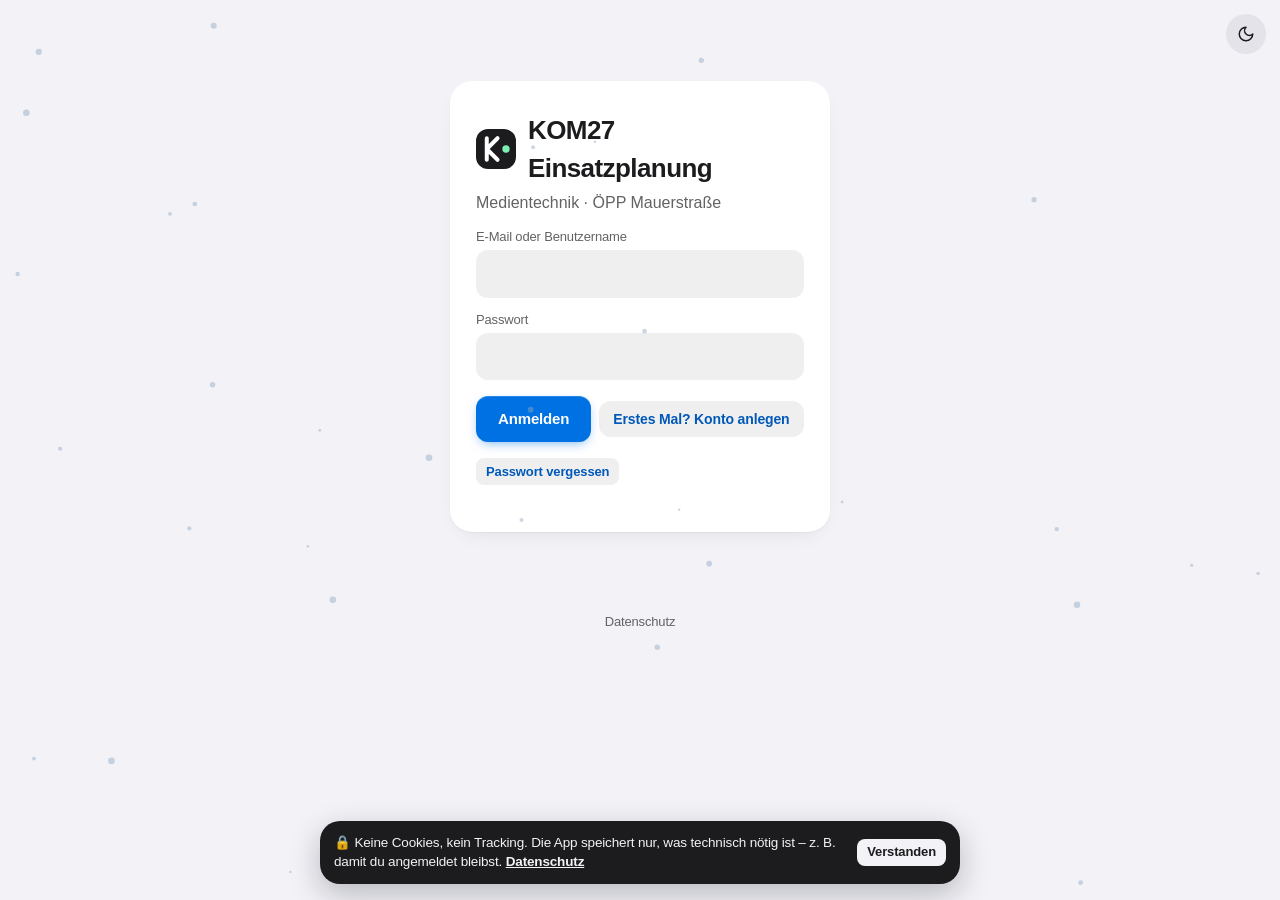
<file: index.html>
<!doctype html>
<html lang="de">
<head>
<meta charset="utf-8">
<meta name="viewport" content="width=device-width, initial-scale=1">
<title>KOM27 Einsatzplanung</title>
<link rel="preload" href="fonts/instrument-sans.woff2" as="font" type="font/woff2" crossorigin>
<link rel="preload" href="fonts/archivo.woff2" as="font" type="font/woff2" crossorigin>
<link rel="stylesheet" href="style.css">
<link rel="stylesheet" href="theme.css">
<link rel="stylesheet" href="apple.css">
<link rel="manifest" href="manifest.json">
<link rel="icon" href="icons/icon-192.png">
<link rel="apple-touch-icon" href="icons/icon-180.png">
<meta name="theme-color" content="#eef0f3" media="(prefers-color-scheme: light)">
<meta name="theme-color" content="#0f151c" media="(prefers-color-scheme: dark)">
<meta name="apple-mobile-web-app-capable" content="yes">
<meta name="mobile-web-app-capable" content="yes">
<meta name="apple-mobile-web-app-title" content="KOM27">
<meta name="apple-mobile-web-app-status-bar-style" content="default">
<script src="theme.js"></script>
<script src="config.js"></script>
<script src="vendor/supabase.js"></script>
<script src="parser.js"></script>
</head>
<body>
<div id="app"><p class="loading">Lade …</p></div>
<div id="toast" role="status"></div>
<script src="plan.js"></script>
<script src="fun.js"></script>
<script src="app.js"></script>
</body>
</html>
</file>
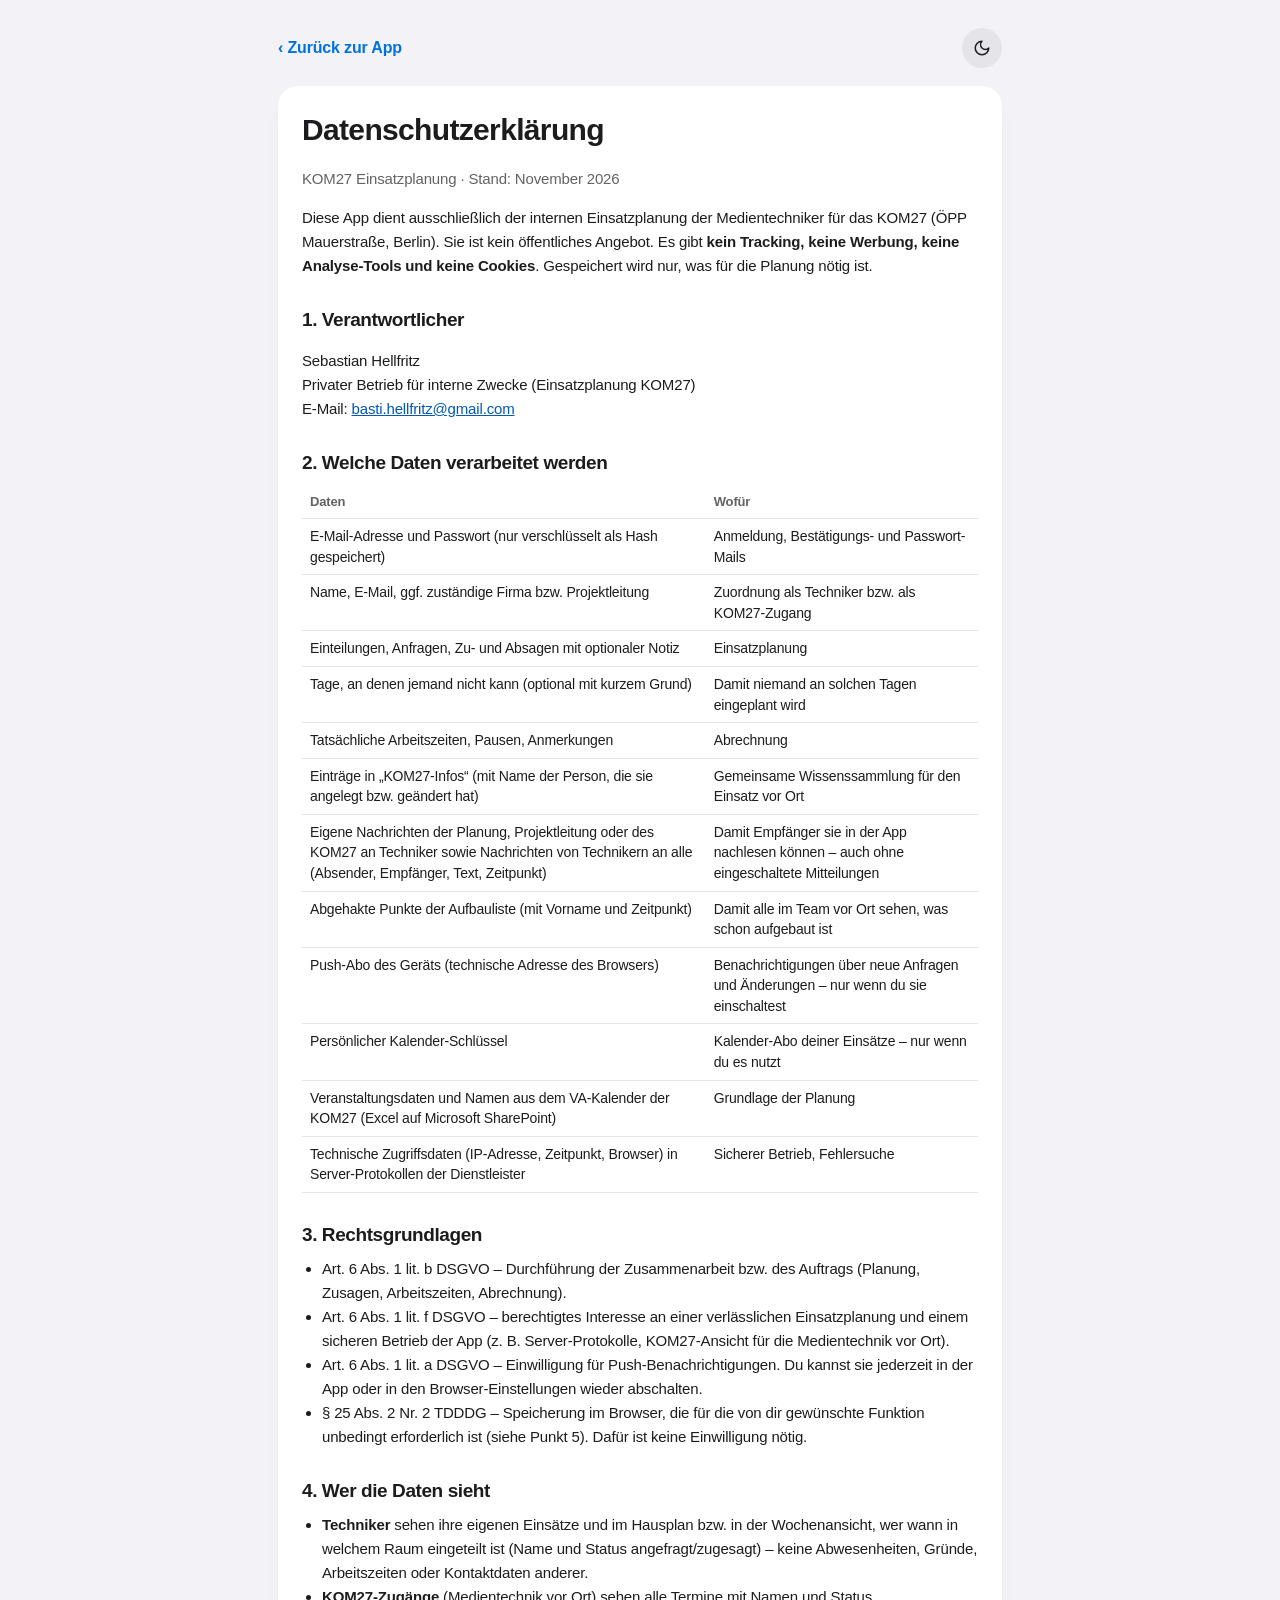
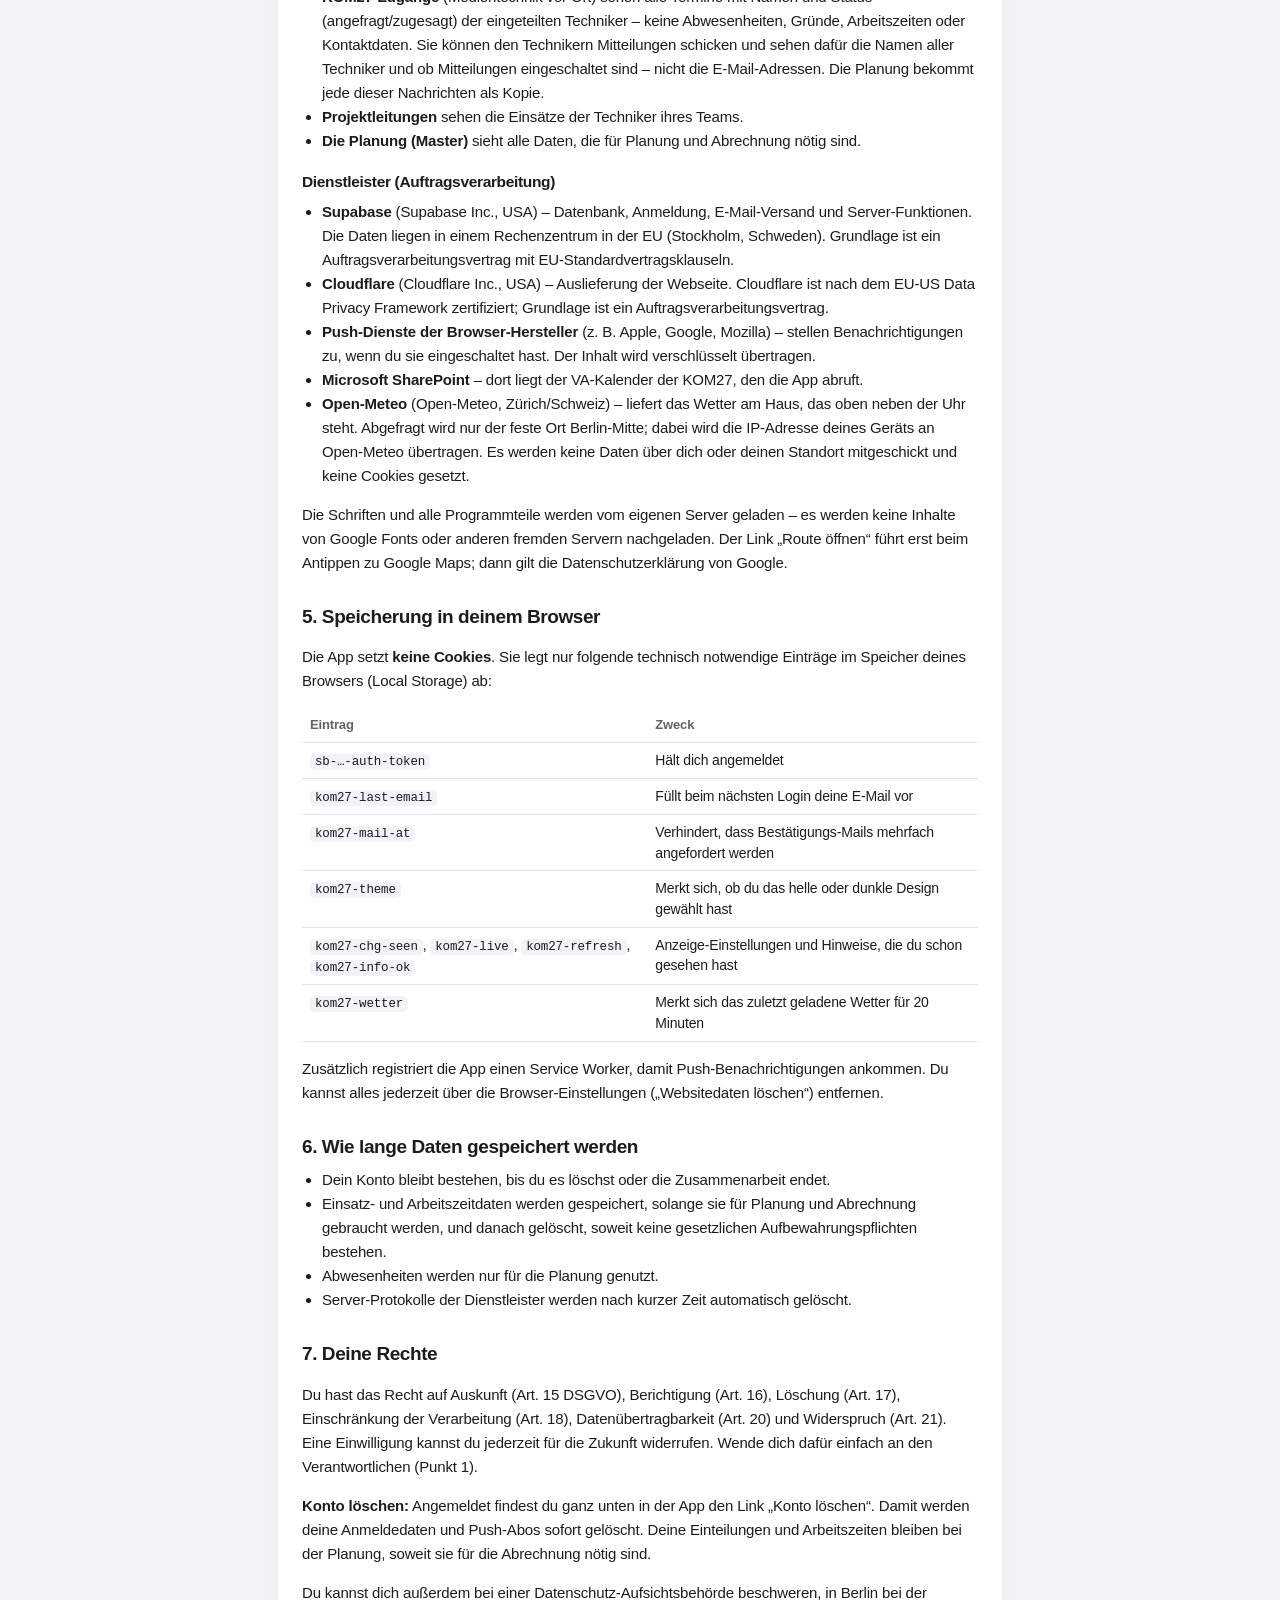
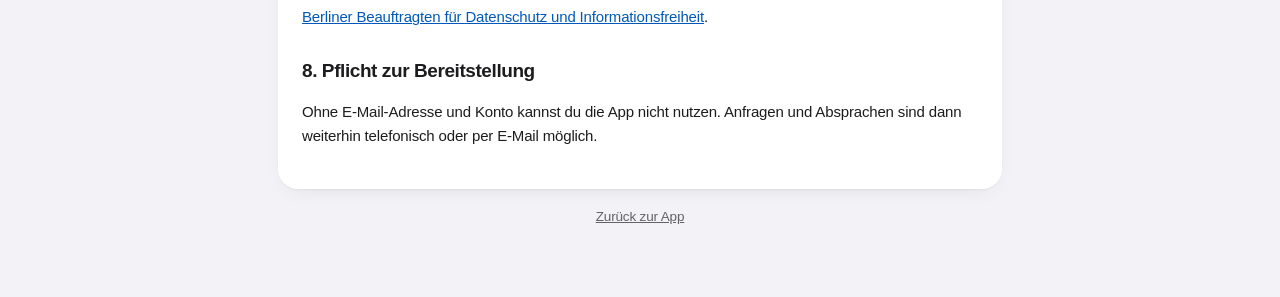
<file: datenschutz.html>
<!doctype html>
<html lang="de">
<head>
<meta charset="utf-8">
<meta name="viewport" content="width=device-width, initial-scale=1">
<title>Datenschutz – KOM27 Einsatzplanung</title>
<link rel="stylesheet" href="style.css">
<link rel="stylesheet" href="theme.css">
<link rel="stylesheet" href="apple.css">
<link rel="stylesheet" href="legal.css">
<link rel="icon" href="icons/icon-192.png">
<script src="theme.js"></script>
<script src="config.js"></script>
</head>
<body class="legal">
<div class="lg-wrap">
  <div class="lg-top"><a class="back" href="./">‹ Zurück zur App</a><button type="button" class="theme-tg" data-themetg></button></div>
  <article class="lg-card">
    <h1>Datenschutzerklärung</h1>
    <p class="lg-meta">KOM27 Einsatzplanung · Stand: November 2026</p>

    <p>Diese App dient ausschließlich der internen Einsatzplanung der Medientechniker für das KOM27 (ÖPP Mauerstraße, Berlin). Sie ist kein öffentliches Angebot. Es gibt <b>kein Tracking, keine Werbung, keine Analyse-Tools und keine Cookies</b>. Gespeichert wird nur, was für die Planung nötig ist.</p>

    <h2>1. Verantwortlicher</h2>
    <p class="lg-addr"><span data-f="name"></span><br><span data-f="zusatz"></span>E-Mail: <span data-f="email"></span></p>

    <h2>2. Welche Daten verarbeitet werden</h2>
    <table>
      <tr><th>Daten</th><th>Wofür</th></tr>
      <tr><td>E-Mail-Adresse und Passwort (nur verschlüsselt als Hash gespeichert)</td><td>Anmeldung, Bestätigungs- und Passwort-Mails</td></tr>
      <tr><td>Name, E-Mail, ggf. zuständige Firma bzw. Projektleitung</td><td>Zuordnung als Techniker bzw. als KOM27-Zugang</td></tr>
      <tr><td>Einteilungen, Anfragen, Zu- und Absagen mit optionaler Notiz</td><td>Einsatzplanung</td></tr>
      <tr><td>Tage, an denen jemand nicht kann (optional mit kurzem Grund)</td><td>Damit niemand an solchen Tagen eingeplant wird</td></tr>
      <tr><td>Tatsächliche Arbeitszeiten, Pausen, Anmerkungen</td><td>Abrechnung</td></tr>
      <tr><td>Einträge in „KOM27-Infos“ (mit Name der Person, die sie angelegt bzw. geändert hat)</td><td>Gemeinsame Wissenssammlung für den Einsatz vor Ort</td></tr>
      <tr><td>Eigene Nachrichten der Planung, Projektleitung oder des KOM27 an Techniker sowie Nachrichten von Technikern an alle (Absender, Empfänger, Text, Zeitpunkt)</td><td>Damit Empfänger sie in der App nachlesen können – auch ohne eingeschaltete Mitteilungen</td></tr>
      <tr><td>Abgehakte Punkte der Aufbauliste (mit Vorname und Zeitpunkt)</td><td>Damit alle im Team vor Ort sehen, was schon aufgebaut ist</td></tr>
      <tr><td>Push-Abo des Geräts (technische Adresse des Browsers)</td><td>Benachrichtigungen über neue Anfragen und Änderungen – nur wenn du sie einschaltest</td></tr>
      <tr><td>Persönlicher Kalender-Schlüssel</td><td>Kalender-Abo deiner Einsätze – nur wenn du es nutzt</td></tr>
      <tr><td>Veranstaltungsdaten und Namen aus dem VA-Kalender der KOM27 (Excel auf Microsoft SharePoint)</td><td>Grundlage der Planung</td></tr>
      <tr><td>Technische Zugriffsdaten (IP-Adresse, Zeitpunkt, Browser) in Server-Protokollen der Dienstleister</td><td>Sicherer Betrieb, Fehlersuche</td></tr>
    </table>

    <h2>3. Rechtsgrundlagen</h2>
    <ul>
      <li>Art. 6 Abs. 1 lit. b DSGVO – Durchführung der Zusammenarbeit bzw. des Auftrags (Planung, Zusagen, Arbeitszeiten, Abrechnung).</li>
      <li>Art. 6 Abs. 1 lit. f DSGVO – berechtigtes Interesse an einer verlässlichen Einsatzplanung und einem sicheren Betrieb der App (z. B. Server-Protokolle, KOM27-Ansicht für die Medientechnik vor Ort).</li>
      <li>Art. 6 Abs. 1 lit. a DSGVO – Einwilligung für Push-Benachrichtigungen. Du kannst sie jederzeit in der App oder in den Browser-Einstellungen wieder abschalten.</li>
      <li>§ 25 Abs. 2 Nr. 2 TDDDG – Speicherung im Browser, die für die von dir gewünschte Funktion unbedingt erforderlich ist (siehe Punkt 5). Dafür ist keine Einwilligung nötig.</li>
    </ul>

    <h2>4. Wer die Daten sieht</h2>
    <ul>
      <li><b>Techniker</b> sehen ihre eigenen Einsätze und im Hausplan bzw. in der Wochenansicht, wer wann in welchem Raum eingeteilt ist (Name und Status angefragt/zugesagt) – keine Abwesenheiten, Gründe, Arbeitszeiten oder Kontaktdaten anderer.</li>
      <li><b>KOM27-Zugänge</b> (Medientechnik vor Ort) sehen alle Termine mit Namen und Status (angefragt/zugesagt) der eingeteilten Techniker – keine Abwesenheiten, Gründe, Arbeitszeiten oder Kontaktdaten. Sie können den Technikern Mitteilungen schicken und sehen dafür die Namen aller Techniker und ob Mitteilungen eingeschaltet sind – nicht die E-Mail-Adressen. Die Planung bekommt jede dieser Nachrichten als Kopie.</li>
      <li><b>Projektleitungen</b> sehen die Einsätze der Techniker ihres Teams.</li>
      <li><b>Die Planung (Master)</b> sieht alle Daten, die für Planung und Abrechnung nötig sind.</li>
    </ul>

    <h3>Dienstleister (Auftragsverarbeitung)</h3>
    <ul>
      <li><b>Supabase</b> (Supabase Inc., USA) – Datenbank, Anmeldung, E-Mail-Versand und Server-Funktionen. Die Daten liegen in einem Rechenzentrum in der EU (Stockholm, Schweden). Grundlage ist ein Auftragsverarbeitungsvertrag mit EU-Standardvertragsklauseln.</li>
      <li><b>Cloudflare</b> (Cloudflare Inc., USA) – Auslieferung der Webseite. Cloudflare ist nach dem EU-US Data Privacy Framework zertifiziert; Grundlage ist ein Auftragsverarbeitungsvertrag.</li>
      <li><b>Push-Dienste der Browser-Hersteller</b> (z. B. Apple, Google, Mozilla) – stellen Benachrichtigungen zu, wenn du sie eingeschaltet hast. Der Inhalt wird verschlüsselt übertragen.</li>
      <li><b>Microsoft SharePoint</b> – dort liegt der VA-Kalender der KOM27, den die App abruft.</li>
      <li><b>Open-Meteo</b> (Open-Meteo, Zürich/Schweiz) – liefert das Wetter am Haus, das oben neben der Uhr steht. Abgefragt wird nur der feste Ort Berlin-Mitte; dabei wird die IP-Adresse deines Geräts an Open-Meteo übertragen. Es werden keine Daten über dich oder deinen Standort mitgeschickt und keine Cookies gesetzt.</li>
    </ul>
    <p>Die Schriften und alle Programmteile werden vom eigenen Server geladen – es werden keine Inhalte von Google Fonts oder anderen fremden Servern nachgeladen. Der Link „Route öffnen“ führt erst beim Antippen zu Google Maps; dann gilt die Datenschutzerklärung von Google.</p>

    <h2>5. Speicherung in deinem Browser</h2>
    <p>Die App setzt <b>keine Cookies</b>. Sie legt nur folgende technisch notwendige Einträge im Speicher deines Browsers (Local Storage) ab:</p>
    <table>
      <tr><th>Eintrag</th><th>Zweck</th></tr>
      <tr><td><code>sb-…-auth-token</code></td><td>Hält dich angemeldet</td></tr>
      <tr><td><code>kom27-last-email</code></td><td>Füllt beim nächsten Login deine E-Mail vor</td></tr>
      <tr><td><code>kom27-mail-at</code></td><td>Verhindert, dass Bestätigungs-Mails mehrfach angefordert werden</td></tr>
      <tr><td><code>kom27-theme</code></td><td>Merkt sich, ob du das helle oder dunkle Design gewählt hast</td></tr>
      <tr><td><code>kom27-chg-seen</code>, <code>kom27-live</code>, <code>kom27-refresh</code>, <code>kom27-info-ok</code></td><td>Anzeige-Einstellungen und Hinweise, die du schon gesehen hast</td></tr>
      <tr><td><code>kom27-wetter</code></td><td>Merkt sich das zuletzt geladene Wetter für 20 Minuten</td></tr>
    </table>
    <p>Zusätzlich registriert die App einen Service Worker, damit Push-Benachrichtigungen ankommen. Du kannst alles jederzeit über die Browser-Einstellungen („Websitedaten löschen“) entfernen.</p>

    <h2>6. Wie lange Daten gespeichert werden</h2>
    <ul>
      <li>Dein Konto bleibt bestehen, bis du es löschst oder die Zusammenarbeit endet.</li>
      <li>Einsatz- und Arbeitszeitdaten werden gespeichert, solange sie für Planung und Abrechnung gebraucht werden, und danach gelöscht, soweit keine gesetzlichen Aufbewahrungspflichten bestehen.</li>
      <li>Abwesenheiten werden nur für die Planung genutzt.</li>
      <li>Server-Protokolle der Dienstleister werden nach kurzer Zeit automatisch gelöscht.</li>
    </ul>

    <h2>7. Deine Rechte</h2>
    <p>Du hast das Recht auf Auskunft (Art. 15 DSGVO), Berichtigung (Art. 16), Löschung (Art. 17), Einschränkung der Verarbeitung (Art. 18), Datenübertragbarkeit (Art. 20) und Widerspruch (Art. 21). Eine Einwilligung kannst du jederzeit für die Zukunft widerrufen. Wende dich dafür einfach an den Verantwortlichen (Punkt 1).</p>
    <p><b>Konto löschen:</b> Angemeldet findest du ganz unten in der App den Link „Konto löschen“. Damit werden deine Anmeldedaten und Push-Abos sofort gelöscht. Deine Einteilungen und Arbeitszeiten bleiben bei der Planung, soweit sie für die Abrechnung nötig sind.</p>
    <p>Du kannst dich außerdem bei einer Datenschutz-Aufsichtsbehörde beschweren, in Berlin bei der <a href="https://www.datenschutz-berlin.de" target="_blank" rel="noopener">Berliner Beauftragten für Datenschutz und Informationsfreiheit</a>.</p>

    <h2>8. Pflicht zur Bereitstellung</h2>
    <p>Ohne E-Mail-Adresse und Konto kannst du die App nicht nutzen. Anfragen und Absprachen sind dann weiterhin telefonisch oder per E-Mail möglich.</p>
  </article>
  <p class="lg-foot"><a href="./">Zurück zur App</a></p>
</div>
<script src="legal.js"></script>
</body>
</html>
</file>
<file: style.css>
:root {
  --bg: #f4f5f7; --panel: #ffffff; --ink: #1c1f24; --muted: #69707c; --line: #e2e5ea;
  --accent: #1f5eff; --accent-ink: #ffffff;
  --st-geplant: #7a828f; --st-angefragt: #1f6feb; --st-zugesagt: #16884a; --st-abgesagt: #d1342f; --st-leer: #c27c00;
  --c-gelb: #f2c200; --c-orange: #ff8f1f; --c-rosa: #e59a9a; --free: #e8f6fc;
  --radius: 10px;
}
:root[data-theme="dark"] {
    --bg: #14161a; --panel: #1d2026; --ink: #e8eaee; --muted: #9aa1ad; --line: #2e323a;
    --accent: #5b8cff; --free: #16262e;
  }
* { box-sizing: border-box; }
body { margin: 0; background: var(--bg); color: var(--ink); font: 15px/1.45 system-ui, -apple-system, "Segoe UI", Roboto, sans-serif; }
button, input, select, textarea { font: inherit; color: inherit; }
.loading { padding: 40px; text-align: center; color: var(--muted); }

header.top { position: sticky; top: 0; z-index: 5; background: var(--panel); border-bottom: 1px solid var(--line); }
.top-inner { max-width: 1180px; margin: 0 auto; padding: 10px 16px; display: flex; gap: 12px; align-items: center; flex-wrap: wrap; }
.brand { font-weight: 700; letter-spacing: .2px; }
.brand small { font-weight: 400; color: var(--muted); margin-left: 6px; }
.spacer { flex: 1; }
nav.tabs { display: flex; gap: 4px; }
nav.tabs button { border: 0; background: none; padding: 7px 12px; border-radius: 8px; cursor: pointer; color: var(--muted); }
nav.tabs button.on { background: var(--bg); color: var(--ink); font-weight: 600; }

main { max-width: 1180px; margin: 0 auto; padding: 16px; }
.bar { display: flex; gap: 8px; flex-wrap: wrap; align-items: center; margin-bottom: 14px; }
.btn { border: 1px solid var(--line); background: var(--panel); border-radius: 8px; padding: 7px 12px; cursor: pointer; white-space: nowrap; }
.btn:hover { border-color: var(--muted); }
.btn.primary { background: var(--accent); color: var(--accent-ink); border-color: var(--accent); }
.btn.ok { background: var(--st-zugesagt); color: #fff; border-color: var(--st-zugesagt); }
.btn.no { background: var(--panel); color: var(--st-abgesagt); border-color: var(--st-abgesagt); }
.btn.small { padding: 3px 9px; font-size: 13px; }
.btn:disabled { opacity: .5; cursor: default; }
.muted { color: var(--muted); }
.note { font-size: 13px; color: var(--muted); }

.stats { display: flex; gap: 10px; flex-wrap: wrap; margin-bottom: 14px; }
.stat { background: var(--panel); border: 1px solid var(--line); border-radius: var(--radius); padding: 8px 14px; min-width: 110px; }
.stat b { display: block; font-size: 22px; line-height: 1.1; }
.stat span { font-size: 12px; color: var(--muted); }

.card { background: var(--panel); border: 1px solid var(--line); border-radius: var(--radius); }
.days { overflow: hidden; }
.day { display: grid; grid-template-columns: 92px 1fr; border-top: 1px solid var(--line); }
.day:first-child { border-top: 0; }
.day.free { background: var(--free); }
.day.cancel { opacity: .55; }
.day .date { padding: 10px 12px; font-weight: 600; }
.day .date small { display: block; font-weight: 400; color: var(--muted); font-size: 12px; }
.day .body { padding: 8px 12px 10px 0; min-width: 0; }
.day .meta { font-size: 13px; color: var(--muted); margin-bottom: 6px; overflow-wrap: anywhere; }
.day .meta b { color: var(--ink); font-weight: 600; }
.today .date { color: var(--accent); }
.slots { display: flex; flex-wrap: wrap; gap: 8px; }
.slot { display: flex; align-items: center; gap: 6px; border: 1px solid var(--line); border-left: 5px solid var(--line); border-radius: 8px; padding: 4px 6px 4px 8px; background: var(--panel); }
.slot.c-gelb { border-left-color: var(--c-gelb); }
.slot.c-orange { border-left-color: var(--c-orange); }
.slot.c-rosa { border-left-color: var(--c-rosa); }
.slot.empty { border-style: dashed; border-left-style: solid; }
.slot .time { font-size: 12px; color: var(--muted); }
.slot select { border: 0; background: transparent; max-width: 150px; padding: 2px; cursor: pointer; font-weight: 600; }
.slot .hint { font-size: 11px; color: var(--st-leer); }
.pill { font-size: 11px; font-weight: 600; border-radius: 99px; padding: 2px 8px; border: 0; cursor: pointer; color: #fff; white-space: nowrap; }
.pill.geplant { background: var(--st-geplant); }
.pill.angefragt { background: var(--st-angefragt); }
.pill.zugesagt { background: var(--st-zugesagt); }
.pill.abgesagt { background: var(--st-abgesagt); }
.pill.leer { background: transparent; color: var(--st-leer); border: 1px solid var(--st-leer); cursor: default; }
.group-tag { font-size: 11px; color: var(--muted); }

table.list { width: 100%; border-collapse: collapse; }
table.list th, table.list td { text-align: left; padding: 8px 10px; border-top: 1px solid var(--line); vertical-align: top; }
table.list th { font-size: 12px; color: var(--muted); font-weight: 600; border-top: 0; }
table.list input[type=text], table.list input[type=email] { width: 100%; border: 1px solid var(--line); border-radius: 6px; padding: 5px 7px; background: var(--bg); }

.req { padding: 14px 16px; border-top: 1px solid var(--line); }
.req:first-child { border-top: 0; }
.req h3 { margin: 0 0 6px; font-size: 16px; }
.req ul { margin: 6px 0 10px; padding-left: 18px; }

.login { max-width: 380px; margin: 9vh auto; padding: 26px; }
.login h1 { margin: 0 0 4px; font-size: 22px; }
.login label { display: block; font-size: 13px; color: var(--muted); margin: 12px 0 4px; }
.login input { width: 100%; padding: 9px 10px; border: 1px solid var(--line); border-radius: 8px; background: var(--bg); }
.login .row { display: flex; gap: 8px; margin-top: 16px; flex-wrap: wrap; }
.demo { margin-top: 18px; padding: 12px; border-radius: 8px; background: var(--bg); font-size: 13px; }
.err { color: var(--st-abgesagt); font-size: 13px; margin-top: 8px; min-height: 1em; }

.mine { max-width: 720px; margin: 0 auto; }
.job { padding: 14px 16px; border-top: 1px solid var(--line); }
.job:first-child { border-top: 0; }
.job h3 { margin: 0 0 2px; font-size: 16px; }
.job .line { display: flex; align-items: center; gap: 10px; flex-wrap: wrap; padding: 6px 0; border-top: 1px dashed var(--line); }
.job .line:first-of-type { border-top: 0; }
.job .line .when { min-width: 170px; font-weight: 600; }
.job input.comment { flex: 1; min-width: 140px; border: 1px solid var(--line); border-radius: 6px; padding: 5px 7px; background: var(--bg); }

.drop { border: 2px dashed var(--line); border-radius: var(--radius); padding: 22px; text-align: center; color: var(--muted); margin-bottom: 14px; }
.drop.over { border-color: var(--accent); color: var(--accent); }
.banner { background: #fff6dc; color: #6b4b00; border: 1px solid #f0d58a; border-radius: 8px; padding: 8px 12px; margin-bottom: 14px; font-size: 13px; }
:root[data-theme="dark"] .banner { background: #2e2710; color: #f1d98e; border-color: #5c4a14; }

#toast { position: fixed; left: 50%; bottom: 20px; transform: translateX(-50%); background: var(--ink); color: var(--bg); padding: 9px 16px; border-radius: 8px; opacity: 0; pointer-events: none; transition: opacity .2s; font-size: 14px; z-index: 50; }
#toast.show { opacity: 1; }

@media (max-width: 640px) {
  .day { grid-template-columns: 1fr; }
  .day .date { padding-bottom: 0; }
  .day .body { padding-left: 12px; }
  .job .line .when { min-width: 0; width: 100%; }
  table.list .hide-sm { display: none; }
}

/* ---------- Planung (übersichtliche Tabelle) ---------- */
.importline { display: flex; align-items: center; gap: 8px; flex-wrap: wrap; background: var(--panel); border: 1px dashed var(--line); border-radius: var(--radius); padding: 8px 12px; margin-bottom: 14px; font-size: 14px; }
.importline.over { border-color: var(--accent); background: color-mix(in srgb, var(--accent) 8%, var(--panel)); }
.importline .dot { width: 8px; height: 8px; border-radius: 50%; background: var(--st-leer); flex: none; }
.importline .dot.ok { background: var(--st-zugesagt); }

.toolbar { display: flex; align-items: center; gap: 8px; flex-wrap: wrap; margin-bottom: 10px; }
.monthnav { display: flex; align-items: center; gap: 4px; }
.monthnav select { border: 0; background: transparent; font-size: 20px; font-weight: 700; padding: 2px 4px; cursor: pointer; }

.chips { display: flex; gap: 6px; flex-wrap: wrap; align-items: center; margin-bottom: 12px; }
.chip { border: 1px solid var(--line); background: var(--panel); border-radius: 99px; padding: 5px 12px; cursor: pointer; font-size: 13px; display: inline-flex; gap: 7px; align-items: center; }
.chip b { font-size: 12px; min-width: 20px; padding: 0 6px; border-radius: 99px; background: var(--bg); text-align: center; }
.chip.on { background: var(--ink); color: var(--bg); border-color: var(--ink); }
.chip.on b { background: color-mix(in srgb, var(--bg) 25%, transparent); color: inherit; }
.chip.f-leer b { color: var(--st-leer); } .chip.f-abgesagt b { color: var(--st-abgesagt); } .chip.f-zugesagt b { color: var(--st-zugesagt); } .chip.f-angefragt b { color: var(--st-angefragt); }
.chip.on.f-leer b, .chip.on.f-abgesagt b, .chip.on.f-zugesagt b, .chip.on.f-angefragt b { color: inherit; }
.pastsw { margin-left: auto; font-size: 13px; color: var(--muted); display: inline-flex; gap: 5px; align-items: center; cursor: pointer; }

.plan { overflow: hidden; }
.week { padding: 6px 14px; font-size: 12px; font-weight: 700; letter-spacing: .4px; color: var(--muted); background: var(--bg); border-top: 1px solid var(--line); text-transform: uppercase; }
.week:first-child { border-top: 0; }
.row { display: grid; grid-template-columns: 78px minmax(200px, 300px) 1fr; border-top: 1px solid var(--line); align-items: stretch; }
.week + .row { border-top: 0; }
.row.past { opacity: .5; }
.row.today .c-date { color: var(--accent); }
.row.cancel { opacity: .45; }
.row.none .c-va { color: var(--muted); }
.c-date { padding: 12px 0 12px 14px; font-size: 14px; white-space: nowrap; }
.c-date b { display: inline-block; width: 22px; }
.c-va { padding: 10px 12px; border-left: 4px solid transparent; min-width: 0; }
.c-va.c-gelb { border-left-color: var(--c-gelb); } .c-va.c-orange { border-left-color: var(--c-orange); } .c-va.c-rosa { border-left-color: var(--c-rosa); }
.va-id { font-weight: 600; font-size: 14px; display: flex; gap: 6px; flex-wrap: wrap; align-items: center; }
.va-sub { font-size: 12.5px; color: var(--muted); margin-top: 2px; }
.tag { font-size: 11px; font-weight: 600; padding: 1px 7px; border-radius: 99px; background: var(--bg); color: var(--muted); border: 1px solid var(--line); }
.tag.red { color: var(--st-abgesagt); border-color: var(--st-abgesagt); }
details.more { display: inline; }
details.more summary { display: inline; cursor: pointer; color: var(--accent); margin-left: 4px; list-style: none; }
details.more summary::-webkit-details-marker { display: none; }
details.more[open] div { margin-top: 6px; padding: 8px 10px; background: var(--bg); border-radius: 6px; color: var(--ink); white-space: pre-wrap; font-size: 12.5px; }
.c-slots { padding: 8px 12px; display: flex; flex-wrap: wrap; gap: 8px; align-content: center; }
.c-slots .small { font-size: 13px; }
.slot { flex-direction: column; align-items: stretch; gap: 2px; width: 196px; padding: 6px 8px; border: 1px solid var(--line); border-left: 4px solid var(--line); border-radius: 8px; background: var(--panel); }
.slot.st-leer { border-left-color: var(--st-leer); border-style: dashed; border-left-style: solid; background: color-mix(in srgb, var(--st-leer) 6%, var(--panel)); }
.slot.st-geplant { border-left-color: var(--st-geplant); }
.slot.st-angefragt { border-left-color: var(--st-angefragt); }
.slot.st-zugesagt { border-left-color: var(--st-zugesagt); }
.slot.st-abgesagt { border-left-color: var(--st-abgesagt); background: color-mix(in srgb, var(--st-abgesagt) 7%, var(--panel)); }
.slot select { width: 100%; max-width: none; font-size: 15px; padding: 1px 0; }
.slot-foot { display: flex; justify-content: space-between; align-items: center; gap: 6px; }
.slot .hint { font-size: 11px; }
.empty-msg { padding: 28px; text-align: center; color: var(--muted); }

@media (max-width: 800px) {
  .row { grid-template-columns: 64px 1fr; }
  .c-slots { grid-column: 1 / -1; padding: 0 12px 12px; }
  .slot { width: 100%; }
  .pastsw { margin-left: 0; }
}

/* Ansicht umschalten */
.seg { display: inline-flex; border: 1px solid var(--line); border-radius: 8px; overflow: hidden; margin-left: 6px; }
.seg button { border: 0; background: var(--panel); padding: 6px 12px; cursor: pointer; font-size: 13px; color: var(--muted); }
.seg button.on { background: var(--ink); color: var(--bg); }
.slot select optgroup { font-style: normal; color: var(--muted); }
.hint.warn { color: var(--st-abgesagt); }
.row.flash { animation: flash 1.6s ease; }
@keyframes flash { 0%, 40% { background: color-mix(in srgb, var(--accent) 18%, transparent); } 100% { background: transparent; } }

/* Raster: Techniker × Tage */
.legend { font-size: 12.5px; color: var(--muted); margin-bottom: 8px; display: flex; gap: 6px; align-items: center; flex-wrap: wrap; }
.lg { display: inline-block; width: 12px; height: 12px; border-radius: 3px; margin-left: 6px; }
.lg.zugesagt { background: var(--st-zugesagt); } .lg.angefragt { background: var(--st-angefragt); } .lg.geplant { background: var(--st-geplant); } .lg.miss { background: var(--st-leer); }
.gridwrap { overflow-x: auto; }
table.grid { border-collapse: separate; border-spacing: 0; font-size: 12px; }
table.grid th, table.grid td { padding: 3px 2px; text-align: center; border-bottom: 1px solid var(--line); min-width: 34px; }
table.grid thead th { font-weight: 600; color: var(--muted); padding: 6px 2px; position: sticky; top: 0; background: var(--panel); }
table.grid thead th span { display: block; font-weight: 400; font-size: 10.5px; }
table.grid th.name { position: sticky; left: 0; z-index: 2; background: var(--panel); text-align: left; padding: 6px 12px; min-width: 130px; font-size: 13px; color: var(--ink); white-space: nowrap; border-right: 1px solid var(--line); }
table.grid thead th.name { z-index: 3; color: var(--muted); }
table.grid .we { background: var(--free); }
table.grid th.today { color: var(--accent); box-shadow: inset 0 -2px 0 var(--accent); }
table.grid td.sum, table.grid th.sum { font-weight: 700; padding: 0 10px; border-left: 1px solid var(--line); }
.needrow th, .needrow td { background: var(--bg); }
.need { border: 0; border-radius: 6px; font-size: 11px; font-weight: 700; padding: 3px 0; width: 30px; cursor: pointer; }
.need.full { background: color-mix(in srgb, var(--st-zugesagt) 15%, transparent); color: var(--st-zugesagt); }
.need.miss { background: var(--st-leer); color: #fff; }
.gcell { border: 0; border-radius: 6px; width: 30px; height: 26px; color: #fff; font-weight: 700; font-size: 11px; cursor: pointer; }
.gcell.zugesagt { background: var(--st-zugesagt); } .gcell.angefragt { background: var(--st-angefragt); } .gcell.geplant { background: var(--st-geplant); } .gcell.abgesagt { background: var(--st-abgesagt); }
.gcell.dbl { outline: 2px solid var(--st-abgesagt); outline-offset: 1px; }
.row.none { font-size: 13px; }
.row.none .c-date, .row.none .c-va, .row.none .c-slots { padding-top: 6px; padding-bottom: 6px; }
.row.none .va-id { font-weight: 500; font-size: 13px; }
.row.none .va-sub { display: none; }
/* Tage ohne PAM-Platz: KOM27-Besetzung aus der Excel, leere Tage nur angedeutet */
.komonly { display: inline-flex; align-items: baseline; gap: 6px; font-size: 13px; font-weight: 600; color: var(--muted); }
.komonly small { font-weight: 500; opacity: .75; }
.row.leer { font-size: 12.5px; }
.row.leer .c-date { opacity: .75; }
.row.frei .c-date b { color: var(--muted); }
.row.leer.frei { opacity: .62; }

/* ---------- Techniker-Ansicht ---------- */
.mine { max-width: 560px; margin: 0 auto; padding-bottom: 40px; }
.hidden { display: none !important; }
.hello { padding: 6px 2px 4px; }
.hello h1 { margin: 6px 0 2px; font-size: 26px; }
.hello p { margin: 0; color: var(--muted); }
.sumrow { display: grid; grid-template-columns: 1fr 1fr; gap: 10px; margin: 16px 0 6px; }
.sumbox { background: var(--panel); border: 1px solid var(--line); border-radius: 12px; padding: 12px 14px; }
.sumbox b { display: block; font-size: 28px; line-height: 1.1; }
.sumbox span { font-size: 13px; color: var(--muted); }
.sumbox.warn { border-color: var(--st-leer); background: color-mix(in srgb, var(--st-leer) 9%, var(--panel)); }
.sumbox.warn b { color: var(--st-leer); }
.sumbox.ok b { color: var(--st-zugesagt); }
h2.sec { font-size: 15px; text-transform: uppercase; letter-spacing: .5px; color: var(--muted); margin: 26px 2px 10px; display: flex; justify-content: space-between; align-items: center; gap: 8px; }
h2.sec .linkbtn { text-transform: none; letter-spacing: 0; }

.job-card { background: var(--panel); border: 1px solid var(--line); border-radius: 14px; padding: 16px; margin-bottom: 14px; box-shadow: 0 1px 2px rgba(0,0,0,.04); }
.jc-head { display: flex; justify-content: space-between; align-items: center; gap: 8px; flex-wrap: wrap; }
.jc-va { font-weight: 700; font-size: 16px; }
.jc-badge { font-size: 12px; font-weight: 600; background: color-mix(in srgb, var(--accent) 12%, transparent); color: var(--accent); padding: 3px 9px; border-radius: 99px; }
.jc-where { font-size: 13px; color: var(--muted); margin: 4px 0 12px; }
.jc-days { display: flex; flex-direction: column; gap: 8px; }
.jc-day, .mini-line { display: flex; align-items: center; gap: 12px; }
.dbox { width: 52px; flex: none; text-align: center; border: 1px solid var(--line); border-radius: 10px; padding: 4px 0; background: var(--bg); line-height: 1.15; }
.dbox span { display: block; font-size: 11px; color: var(--muted); text-transform: uppercase; }
.dbox b { display: block; font-size: 20px; }
.jc-time { flex: 1; }
.jc-time b { display: block; font-size: 17px; }
.jc-time small { color: var(--muted); font-size: 12px; }
.jc-one { display: flex; gap: 6px; }
.mini { width: 44px; height: 40px; border-radius: 10px; font-size: 18px; cursor: pointer; border: 1px solid var(--line); background: var(--panel); }
.mini.yes { color: var(--st-zugesagt); border-color: var(--st-zugesagt); }
.mini.no { color: var(--st-abgesagt); border-color: var(--st-abgesagt); }
.jc-equip { margin-top: 12px; font-size: 13px; }
.jc-equip summary { cursor: pointer; color: var(--accent); }
.jc-equip p { margin: 8px 0 0; padding: 10px; background: var(--bg); border-radius: 8px; white-space: pre-wrap; }
.jc-actions { display: flex; gap: 10px; margin-top: 14px; }
.big { flex: 1; min-height: 48px; border-radius: 12px; font-size: 16px; font-weight: 600; cursor: pointer; border: 1px solid var(--line); background: var(--panel); }
.big.yes { background: var(--st-zugesagt); border-color: var(--st-zugesagt); color: #fff; flex: 1.6; }
.big.no { color: var(--st-abgesagt); border-color: color-mix(in srgb, var(--st-abgesagt) 50%, var(--line)); }
.big.no.solid { background: var(--st-abgesagt); color: #fff; border-color: var(--st-abgesagt); }
.big.ghost { color: var(--muted); }
.jc-reason { margin-top: 14px; }
.jc-reason label { font-size: 13px; color: var(--muted); }
.jc-reason input { width: 100%; margin-top: 4px; padding: 11px 12px; border-radius: 10px; border: 1px solid var(--line); background: var(--bg); font-size: 15px; }
.linkbtn { background: none; border: 0; color: var(--accent); cursor: pointer; font-size: 14px; padding: 6px 0; margin-top: 8px; }
.linkbtn.danger { color: var(--st-abgesagt); }
.mini-list { background: var(--panel); border: 1px solid var(--line); border-radius: 14px; padding: 6px 14px; }
.mini-line { padding: 10px 0; border-top: 1px solid var(--line); }
.mini-line:first-child { border-top: 0; }
.mini-line .linkbtn { margin: 0; font-size: 13px; }
.ml-txt { flex: 1; min-width: 0; }
.ml-txt b { display: block; }
.ml-txt small { color: var(--muted); font-size: 12px; overflow-wrap: anywhere; }
.allgood { margin-top: 22px; text-align: center; padding: 26px 16px; border-radius: 14px; background: color-mix(in srgb, var(--st-zugesagt) 9%, var(--panel)); color: var(--st-zugesagt); font-weight: 700; font-size: 17px; border: 1px solid color-mix(in srgb, var(--st-zugesagt) 25%, var(--line)); }
.allgood small { display: block; font-weight: 400; color: var(--muted); font-size: 13px; margin-top: 4px; }
.nolist { margin-top: 18px; }
.nolist summary { cursor: pointer; color: var(--muted); margin-bottom: 8px; }
.note.center { text-align: center; margin-top: 26px; }

/* Abwesenheits-Kalender */
.sec-help { font-size: 13.5px; color: var(--muted); margin: -4px 2px 10px; }
.calcard { background: var(--panel); border: 1px solid var(--line); border-radius: 14px; padding: 14px; }
.cal-head { display: flex; justify-content: space-between; align-items: center; margin-bottom: 10px; }
.cal-head b { font-size: 17px; }
.cal-grid { display: grid; grid-template-columns: repeat(7, 1fr); gap: 5px; }
.cal-grid i { font-style: normal; text-align: center; font-size: 11px; color: var(--muted); padding-bottom: 2px; }
.cday { aspect-ratio: 1 / 1; border: 1px solid var(--line); border-radius: 10px; background: var(--panel); font-size: 15px; font-weight: 600; cursor: pointer; position: relative; padding: 0; }
.cday.we { background: var(--bg); }
.cday:disabled { opacity: .35; cursor: default; }
.cday.today { border-color: var(--accent); color: var(--accent); }
.cday.job-zugesagt::after, .cday.job-angefragt::after { content: ''; position: absolute; left: 50%; bottom: 5px; width: 6px; height: 6px; margin-left: -3px; border-radius: 50%; background: var(--st-zugesagt); }
.cday.job-angefragt::after { background: var(--st-angefragt); }
.cday.off { background: var(--st-abgesagt); border-color: var(--st-abgesagt); color: #fff; text-decoration: line-through; }
.cday.off::after { background: #fff !important; }
.cal-note input { width: 100%; margin-top: 12px; padding: 10px 12px; border-radius: 10px; border: 1px solid var(--line); background: var(--bg); font-size: 14px; }
.cal-legend { display: flex; gap: 6px; align-items: center; flex-wrap: wrap; font-size: 12px; color: var(--muted); margin-top: 10px; }
.lgd { width: 12px; height: 12px; border-radius: 4px; display: inline-block; margin-left: 6px; }
.lgd.off { background: var(--st-abgesagt); } .lgd.l-ok { background: var(--st-zugesagt); border-radius: 50%; width: 8px; height: 8px; } .lgd.l-ask { background: var(--st-angefragt); border-radius: 50%; width: 8px; height: 8px; }
.cal-sum { font-size: 13px; margin-top: 8px; color: var(--ink); }
/* Raster: abgemeldet */
.gblock { display: inline-block; width: 30px; height: 26px; line-height: 26px; border-radius: 6px; color: var(--st-abgesagt); font-weight: 700; background: repeating-linear-gradient(45deg, color-mix(in srgb, var(--st-abgesagt) 14%, transparent) 0 4px, transparent 4px 8px); }
.lg.blocked { background: repeating-linear-gradient(45deg, var(--st-abgesagt) 0 2px, transparent 2px 4px); border: 1px solid var(--st-abgesagt); }

/* Live-Anzeige */
.live { display: inline-flex; align-items: center; gap: 5px; font-size: 11px; font-weight: 600; color: var(--muted); text-transform: uppercase; letter-spacing: .5px; }
.live i { width: 7px; height: 7px; border-radius: 50%; background: var(--muted); }
.live.on { color: var(--st-zugesagt); }
.live.on i { background: var(--st-zugesagt); animation: pulse 2s infinite; }
@keyframes pulse { 0% { box-shadow: 0 0 0 0 color-mix(in srgb, var(--st-zugesagt) 60%, transparent); } 70% { box-shadow: 0 0 0 6px transparent; } 100% { box-shadow: 0 0 0 0 transparent; } }

/* Zeitraum eintragen */
.cal-range { margin-top: 12px; border: 1px solid var(--line); border-radius: 12px; padding: 10px 12px; background: var(--bg); }
.cal-range summary { cursor: pointer; font-weight: 600; font-size: 14px; color: var(--accent); }
.cal-range[open] summary { margin-bottom: 10px; }
.range-row { display: grid; grid-template-columns: 1fr 1fr; gap: 10px; }
.range-row label { font-size: 12px; color: var(--muted); display: flex; flex-direction: column; gap: 4px; }
.cal-range input { width: 100%; padding: 10px 10px; border-radius: 10px; border: 1px solid var(--line); background: var(--panel); font-size: 15px; }
.cal-range input[type=text] { margin: 10px 0; }
.cal-range .big { width: 100%; font-size: 15px; }
.cal-sum .rline { display: flex; justify-content: space-between; align-items: center; gap: 8px; padding: 7px 0; border-top: 1px solid var(--line); }
.cal-sum .rline:first-of-type { margin-top: 6px; }
.cal-sum .rline small { color: var(--muted); margin-left: 4px; }
.cal-sum .rline .linkbtn { margin: 0; font-size: 13px; }
.range-row { grid-template-columns: minmax(0, 1fr) minmax(0, 1fr); }
.range-row label, .range-row input { min-width: 0; }
.range-row input { -webkit-appearance: none; appearance: none; }

/* Push-Mitteilungen */
.pushcard { margin: 14px 0 4px; padding: 14px; border-radius: 14px; background: color-mix(in srgb, var(--accent) 8%, var(--panel)); border: 1px solid color-mix(in srgb, var(--accent) 30%, var(--line)); }
.pushcard b { font-size: 15px; }
.pushcard p { margin: 6px 0 10px; font-size: 14px; color: var(--ink); }
.pushcard ol { margin: 6px 0 0; padding-left: 20px; font-size: 14px; line-height: 1.6; }
.pushcard .big { width: 100%; }
.pushline { margin: 10px 0 0; font-size: 13px; color: var(--muted); }
.pushline .linkbtn { margin: 0 0 0 6px; font-size: 13px; }
main > #pushBox .pushcard { margin-top: 0; margin-bottom: 14px; }

/* ---------- Einsatz-Details (Techniker) ---------- */
.jc-open { position: relative; border: 0; background: none; padding: 6px 70px 6px 8px; margin: -6px 0 -6px -8px; text-align: left; cursor: pointer; border-radius: 8px; min-width: 0; }
.jc-open:hover, .jc-open:focus-visible { background: var(--bg); }
.ml-txt.jc-open { flex: 1; }
.ml-txt.jc-open b, .ml-txt.jc-open small { display: block; }
.jc-more { position: absolute; right: 8px; top: 50%; transform: translateY(-50%); font-size: 12px; color: var(--accent); font-weight: 600; }
.until { font-size: 11px; font-weight: 600; color: var(--accent); background: color-mix(in srgb, var(--accent) 12%, transparent); border-radius: 99px; padding: 1px 8px; margin-left: 4px; vertical-align: 2px; white-space: nowrap; }
.jc-detail { display: block; width: 100%; margin: 10px 0 4px; padding: 10px 12px; border: 1px dashed var(--line); background: var(--bg); border-radius: 10px; text-align: left; cursor: pointer; font-weight: 600; color: var(--accent); }
.jc-detail:hover { border-style: solid; border-color: var(--accent); }
body.noscroll { overflow: hidden; }
.sheet-bg { position: fixed; inset: 0; z-index: 50; background: rgba(10, 12, 16, .45); display: flex; align-items: flex-end; justify-content: center; animation: fadein .15s ease-out; }
.sheet { background: var(--panel); width: 100%; max-width: 640px; max-height: 92vh; overflow-y: auto; border-radius: 18px 18px 0 0; padding: 12px 18px calc(22px + env(safe-area-inset-bottom)); box-shadow: 0 -10px 40px rgba(0, 0, 0, .25); animation: slideup .2s ease-out; }
@media (min-width: 700px) { .sheet-bg { align-items: center; } .sheet { border-radius: 18px; } }
@keyframes fadein { from { opacity: 0; } }
@keyframes slideup { from { transform: translateY(40px); opacity: .4; } }
.sh-top { display: flex; justify-content: space-between; align-items: center; position: sticky; top: -12px; background: var(--panel); padding: 8px 0; margin-top: -8px; z-index: 1; }
.sh-x { border: 0; background: var(--bg); width: 34px; height: 34px; border-radius: 99px; cursor: pointer; font-size: 15px; }
.pill.st-angefragt { background: var(--st-angefragt); } .pill.st-zugesagt { background: var(--st-zugesagt); } .pill.st-abgesagt { background: var(--st-abgesagt); } .pill.st-geplant { background: var(--st-geplant); }
.sh-head { margin: 4px 0 12px; }
.sh-date { display: flex; gap: 12px; align-items: center; }
.sh-date h2 { margin: 0; font-size: 19px; }
.sh-date .until { margin-left: 0; }
.sh-va { margin-top: 10px; font-weight: 600; color: var(--muted); font-size: 13px; letter-spacing: .2px; }
.sh-days { display: flex; gap: 6px; flex-wrap: wrap; align-items: center; margin-top: 10px; font-size: 13px; color: var(--muted); }
.sh-days span { margin-right: 4px; }
.facts { display: grid; grid-template-columns: repeat(2, minmax(0, 1fr)); gap: 8px; }
.fact { background: var(--bg); border-radius: 10px; padding: 8px 12px; min-width: 0; }
.fact small { display: block; color: var(--muted); font-size: 12px; }
.fact b { font-size: 15px; }
.fact.big { grid-column: 1 / -1; background: color-mix(in srgb, var(--accent) 12%, var(--panel)); }
.fact.big b { font-size: 22px; }
.tl { margin: 12px 0 4px; }
.tl-row { display: flex; align-items: center; gap: 8px; margin: 3px 0; }
.tl-l { width: 92px; flex: none; font-size: 11px; color: var(--muted); text-align: right; }
.tl-track { position: relative; flex: 1; height: 12px; background: var(--bg); border-radius: 99px; }
.tl-bar { position: absolute; top: 0; bottom: 0; border-radius: 99px; }
.tl-me { background: var(--accent); } .tl-b { background: color-mix(in srgb, var(--muted) 45%, transparent); } .tl-va { background: var(--st-zugesagt); }
.tl-ticks { position: relative; flex: 1; height: 14px; }
.tl-ticks i { position: absolute; transform: translateX(-50%); font-style: normal; font-size: 10px; color: var(--muted); }
.hint { margin: 12px 0 0; background: color-mix(in srgb, var(--st-leer) 14%, var(--panel)); border-radius: 10px; padding: 8px 12px; }
.sheet h3 { font-size: 15px; margin: 20px 0 8px; }
.room { border: 1px solid var(--line); border-radius: 12px; padding: 10px 12px; margin-bottom: 8px; }
.room-h { font-weight: 700; margin-bottom: 4px; }
ul.check { list-style: none; margin: 0; padding: 0; }
ul.check li label { display: flex; gap: 10px; align-items: flex-start; padding: 6px 0; cursor: pointer; border-top: 1px solid var(--line); }
ul.check li:first-child label { border-top: 0; }
ul.check input { width: 18px; height: 18px; margin: 1px 0 0; flex: none; accent-color: var(--st-zugesagt); }
ul.check li.done span { text-decoration: line-through; color: var(--muted); }
ul.check li.imp span { font-weight: 600; }
ul.check li.imp span::before { content: "⚠️ "; }
.muted.small { font-size: 12px; margin: 4px 0 0; }
dl.extras { display: grid; grid-template-columns: max-content 1fr; gap: 4px 12px; margin: 0; }
dl.extras dt { color: var(--muted); font-size: 13px; } dl.extras dd { margin: 0; }
.coll { display: flex; flex-wrap: wrap; gap: 6px; }
.cchip { background: var(--bg); border-radius: 99px; padding: 4px 12px; font-weight: 600; font-size: 14px; }
.cchip small { font-weight: 400; color: var(--muted); }
.cchip.zugesagt { box-shadow: inset 0 0 0 1.5px var(--st-zugesagt); }
.sh-actions { display: flex; gap: 8px; margin-top: 20px; flex-wrap: wrap; }
.sh-actions .big { flex: 1; min-width: 140px; }
.sh-actions:empty { display: none; }

/* ---------- v3: flüssige Bedienung & neue Funktionen ---------- */
.sumrow { grid-template-columns: repeat(3, minmax(0, 1fr)); }
.sumrow.wide { grid-template-columns: repeat(4, minmax(0, 1fr)); margin: 0 0 12px; }
@media (max-width: 560px) { .sumrow.wide { grid-template-columns: 1fr 1fr; } .sumbox b { font-size: 24px; } }
.sumbox.warn b { color: var(--st-leer); }
.lg.abgesagt { background: var(--st-abgesagt); }
.pill[data-stm] { cursor: pointer; }
.stmenu { position: fixed; z-index: 60; min-width: 190px; background: var(--panel); border: 1px solid var(--line); border-radius: 12px; box-shadow: 0 10px 30px rgba(0, 0, 0, .18); padding: 6px; animation: fadein .1s ease-out; }
.stmenu button { display: flex; align-items: center; gap: 8px; width: 100%; border: 0; background: none; padding: 8px 10px; border-radius: 8px; cursor: pointer; text-align: left; font-size: 14px; }
.stmenu button .lg { margin: 0; }
.stmenu button:hover, .stmenu button:focus-visible { background: var(--bg); outline: none; }
.stmenu button.on { font-weight: 700; }
.stm-note { font-size: 12px; padding: 6px 10px 2px; border-top: 1px solid var(--line); margin-top: 4px; }
.stm-note.muted { border: 0; margin: 0; padding-top: 2px; }
.hint.ok { color: var(--st-zugesagt); }
.offer-btn { align-self: flex-start; font-size: 12px; margin-top: 2px; }
.offer-box { display: flex; flex-wrap: wrap; gap: 4px; align-items: center; font-size: 12px; margin-top: 4px; padding: 4px 6px; border-radius: 6px; background: color-mix(in srgb, var(--accent) 9%, var(--panel)); color: var(--accent); }
.offer-box > span { width: 100%; font-weight: 600; }
.take { border: 1px solid var(--st-zugesagt); color: var(--st-zugesagt); background: var(--panel); border-radius: 99px; font-size: 12px; font-weight: 600; padding: 2px 9px; cursor: pointer; }
.take:hover { background: var(--st-zugesagt); color: #fff; }
.tbadge { font-size: 11px; font-weight: 700; background: var(--accent); color: #fff; border-radius: 99px; padding: 1px 6px; margin-left: 4px; }
.changes { border: 1px solid color-mix(in srgb, var(--st-leer) 45%, var(--line)); background: color-mix(in srgb, var(--st-leer) 8%, var(--panel)); border-radius: var(--radius); padding: 10px 14px; margin-bottom: 12px; }
.chg-head { display: flex; gap: 8px; align-items: center; flex-wrap: wrap; }
.changes ul { margin: 8px 0 0; padding: 0; list-style: none; max-height: 220px; overflow-y: auto; }
.changes li { padding: 4px 0; border-top: 1px solid color-mix(in srgb, var(--st-leer) 20%, transparent); font-size: 14px; }
.changes li.chg-gone, .changes li.chg-cancel { color: var(--st-abgesagt); }
.feed { padding: 10px 14px; margin-bottom: 12px; }
.feed h3 { margin: 0 0 6px; font-size: 15px; }
.feed ul { list-style: none; margin: 0; padding: 0; }
.feed li { display: flex; gap: 8px; align-items: baseline; padding: 5px 0; border-top: 1px solid var(--line); font-size: 14px; }
.feed .fi { flex: none; } .feed .ft { flex: 1; min-width: 0; } .feed .fa { flex: none; color: var(--muted); font-size: 12px; }
.hcard { margin-bottom: 8px; padding: 0; }
.hcard summary { cursor: pointer; padding: 10px 14px; display: flex; gap: 12px; align-items: center; flex-wrap: wrap; }
.hcard .hs { display: flex; gap: 12px; flex-wrap: wrap; font-size: 13px; color: var(--muted); }
.hcard .hs .ok { color: var(--st-zugesagt); } .hcard .hs .warn, .htab .warn { color: var(--st-leer); font-weight: 600; }
.htab { width: 100%; font-size: 13px; }
.htab td, .htab th { padding: 5px 8px; white-space: nowrap; }
.htab input[type=time], .htab select { font-size: 13px; padding: 3px 4px; border: 1px solid var(--line); border-radius: 6px; background: var(--panel); }
.htab tr.future { opacity: .55; }
.hcard[open] { overflow-x: auto; }
.time-card, .offer-card { display: block; background: var(--panel); border: 1px solid var(--line); border-radius: 14px; padding: 12px; margin-bottom: 10px; }
.offer-card { display: block; border-color: color-mix(in srgb, var(--accent) 35%, var(--line)); }
.offer-card.is-in { border-color: var(--st-zugesagt); background: color-mix(in srgb, var(--st-zugesagt) 5%, var(--panel)); }
.in-msg { flex: 1; align-self: center; font-weight: 600; color: var(--st-zugesagt); }
.tc-body { flex: 1; min-width: 0; }
.tc-head small { color: var(--muted); margin-left: 6px; }
.tform { margin-top: 8px; display: grid; gap: 8px; }
.tf-row { display: grid; grid-template-columns: repeat(3, minmax(0, 1fr)); gap: 8px; }
.tf-row label { font-size: 12px; color: var(--muted); display: grid; gap: 2px; }
.tform input, .tform select { width: 100%; min-width: 0; font-size: 16px; padding: 7px 8px; border: 1px solid var(--line); border-radius: 8px; background: var(--panel); }
.tf-foot { display: flex; justify-content: space-between; align-items: center; gap: 8px; }
.tf-sum { font-size: 13px; color: var(--muted); }
.job-card, .mini-line, .jc-day { transition: height .22s ease, opacity .18s ease, margin .22s ease, padding .22s ease; }
.leaving { opacity: 0; margin-top: 0 !important; margin-bottom: 0 !important; padding-top: 0 !important; padding-bottom: 0 !important; border-width: 0 !important; }
.slot, .pill { transition: background-color .15s, border-color .15s; }

.tc-top { display: flex; gap: 12px; align-items: center; }
.tc-head b { display: block; } .tc-head small { color: var(--muted); margin: 0; }
.hint.ok { background: color-mix(in srgb, var(--st-zugesagt) 10%, var(--panel)); }
.slot .hint { border-radius: 6px; padding: 3px 6px; margin-top: 3px; }

/* ---------- v4: Master-Ansicht auf dem Handy ---------- */
nav.tabs .tic { font-style: normal; display: none; }
.lo-i { display: none; }
.hint.boss { color: #6b4fbb; background: color-mix(in srgb, #6b4fbb 9%, var(--panel)); }
:root[data-theme="dark"] .hint.boss { color: #b9a6f2; }
.sig { font-size: 12px; color: var(--muted); } .sig.ok { color: var(--st-zugesagt); font-weight: 600; } .sig.no { color: var(--st-abgesagt); font-weight: 600; }
.jc-who { font-weight: 700; font-size: 16px; }
#toTeam, #toMe { width: 100%; margin: 4px 0 6px; }
.calcard select { width: 100%; min-width: 0; font-size: 16px; padding: 8px; border: 1px solid var(--line); border-radius: 8px; background: var(--panel); }
@media (max-width: 700px) {
  body.is-master { padding-bottom: calc(64px + env(safe-area-inset-bottom)); }
  .is-master .top-inner { padding: 8px 12px; gap: 8px; flex-wrap: nowrap; }
  .is-master .brand { font-size: 15px; white-space: nowrap; overflow: hidden; text-overflow: ellipsis; min-width: 0; }
  .is-master .brand small { display: none; }
  .is-master #logout { font-size: 12px; padding: 5px 9px; flex: none; }
  .is-master nav.tabs { position: fixed; left: 0; right: 0; bottom: 0; z-index: 40; background: var(--panel); border-top: 1px solid var(--line);
    padding: 4px 2px calc(4px + env(safe-area-inset-bottom)); display: flex; gap: 1px; box-shadow: 0 -4px 16px rgba(0, 0, 0, .06);
    /* eigene Ebene, sonst löst sich die Leiste beim schnellen Wischen auf dem iPhone vom unteren Rand */
    transform: translateZ(0); -webkit-transform: translateZ(0); backface-visibility: hidden; -webkit-backface-visibility: hidden; }
  .is-master nav.tabs button { flex: 1 1 0; min-width: 0; display: flex; flex-direction: column; align-items: center; gap: 1px; padding: 6px 1px; font-size: 10.5px; border-radius: 10px; position: relative; white-space: nowrap; overflow: hidden; text-overflow: ellipsis; }
  .is-master nav.tabs button span { max-width: 100%; overflow: hidden; text-overflow: ellipsis; }
  .is-master nav.tabs .tic { display: block; font-size: 20px; line-height: 1.1; }
  .is-master nav.tabs button.on { background: color-mix(in srgb, var(--accent) 12%, transparent); color: var(--accent); }
  .is-master nav.tabs .tbadge { position: absolute; top: 2px; right: 14%; margin: 0; font-size: 10px; }
  .is-master #toast { bottom: calc(76px + env(safe-area-inset-bottom)); max-width: calc(100vw - 32px); }
  .is-master main { padding: 12px; }
  .importline { padding: 6px 10px; margin-bottom: 10px; font-size: 13px; }
  .importline .hide-sm { display: none; }
  .toolbar { gap: 6px; }
  .toolbar .monthnav { width: 100%; display: flex; align-items: center; gap: 6px; }
  .toolbar .monthnav select { flex: 1; min-width: 0; font-size: 19px; }
  .toolbar .spacer { display: none; }
  .toolbar .btn { padding: 7px 10px; font-size: 13px; }
  .toolbar .seg { margin-left: 0; }
  .chips { flex-wrap: nowrap; overflow-x: auto; -webkit-overflow-scrolling: touch; scrollbar-width: none; margin: 0 -12px 10px; padding: 2px 12px; }
  .chips::-webkit-scrollbar { display: none; }
  .chip { flex: none; }
  .pastsw { flex: none; white-space: nowrap; }
  .row { grid-template-columns: 50px minmax(0, 1fr); }
  .c-date { font-size: 13px; line-height: 1.25; }
  .c-date b { display: block; }
  .c-va { min-width: 0; }
  .changes { padding: 8px 10px; } .changes .btn { font-size: 12px; }
  /* Techniker als Karten */
  table.list.techs thead { display: none; }
  table.list.techs, table.list.techs tbody { display: block; }
  table.list.techs tr { display: grid; grid-template-columns: 1fr 1fr; gap: 8px 10px; padding: 12px; border-bottom: 1px solid var(--line); }
  table.list.techs td { display: block; padding: 0; border: 0; min-width: 0; }
  table.list.techs td::before { content: attr(data-l); display: block; font-size: 11px; color: var(--muted); margin-bottom: 2px; }
  table.list.techs td input[type=text], table.list.techs td input[type=email] { width: 100%; min-width: 0; font-size: 16px; }
  table.list.techs td.td-del { align-self: end; justify-self: end; }
  table.list.techs tr.tr-add { display: block; }
  table.list.techs tr.tr-add td::before { display: none; }
  .feed .fa { display: none; }
  .hcard summary { padding: 10px 12px; }
}
.cal-opts { display: grid; gap: 8px; margin: 14px 0 10px; }
.cal-opts .big { text-align: center; text-decoration: none; display: block; }
.cal-help { font-size: 14px; margin: 6px 0 10px; } .cal-help summary { cursor: pointer; color: var(--accent); }
.cal-help ol { margin: 6px 0 0 18px; padding: 0; }
#sheet [data-dl] { width: 100%; margin-top: 8px; }

/* v6 SharePoint-Abgleich */
.syncline{display:flex;align-items:center;gap:8px;flex-wrap:wrap;margin:-6px 0 14px;padding:8px 12px;border-radius:10px;font-size:13px;background:var(--panel);border:1px solid var(--line)}
.syncline.new{background:#eef6ff;border-color:#9cc3f5;color:#0b3d75}
.syncline.err{background:#fff4f2;border-color:#f3b3a8;color:#8a1f0f}
.syncline.warn{background:#fff8e8;border-color:#f0d08a;color:#7a5200}
.syncline .spacer{flex:1}
:root[data-theme="dark"] .syncline.new {background:#0f2a47;color:#cfe3ff;border-color:#2f5d93}
:root[data-theme="dark"] .syncline.err {background:#3a1712;color:#ffd1c8;border-color:#7a3226}
:root[data-theme="dark"] .syncline.warn {background:#3a2e12;color:#ffe9b8;border-color:#7a6326}

/* v7 Tage/Plätze entfernen */
.va-id .rm{margin-left:6px;border:0;background:none;cursor:pointer;font-size:13px;opacity:.35;padding:2px 4px;border-radius:6px}
.va-id .rm:hover,.va-id .rm:focus-visible{opacity:1;background:var(--line)}
.slot{position:relative}
.slot .rm-slot{position:absolute;top:2px;right:2px;border:0;background:none;cursor:pointer;font-size:12px;line-height:1;color:var(--muted);opacity:.4;padding:3px 5px;border-radius:6px}
.slot .rm-slot:hover,.slot .rm-slot:focus-visible{opacity:1;background:var(--line);color:#b42318}
.va-id .also{font-size:12px;color:var(--muted);font-weight:500}
details.removed{margin:-6px 0 14px;padding:8px 12px;border:1px dashed var(--line);border-radius:10px;font-size:13px;background:var(--panel)}
details.removed summary{cursor:pointer;color:var(--muted)}
details.removed ul{list-style:none;margin:8px 0 0;padding:0}
details.removed li{display:flex;align-items:center;gap:8px;justify-content:space-between;padding:5px 0;border-top:1px solid var(--line)}
@media (hover:none){.va-id .rm,.slot .rm-slot{opacity:.6}}
.cchip.kom{background:#eef2ff;color:#3730a3;border-color:#c7d2fe}
:root[data-theme="dark"] .cchip.kom {background:#1e1b4b;color:#c7d2fe;border-color:#3730a3}
ul.check li .sub{display:block;font-size:13px;color:var(--muted);margin-top:2px;line-height:1.35}
ul.check li.done .sub{text-decoration:none}
/* v8 Heute-Karte */
.tcard{position:relative;background:linear-gradient(160deg,#1f5eff,#1442b8);color:#fff;border-radius:18px;padding:16px 16px 12px;margin:6px 0 18px;box-shadow:0 8px 24px rgba(31,94,255,.25)}
.tcard.tc-morgen{background:linear-gradient(160deg,#334155,#1e293b);box-shadow:0 6px 18px rgba(15,23,42,.25)}
.tcard.tc-live{background:linear-gradient(160deg,#16884a,#0f6a39);box-shadow:0 8px 24px rgba(22,136,74,.28)}
.tcard.tc-done{background:linear-gradient(160deg,#475569,#334155)}
.td-top{display:flex;align-items:center;gap:10px;font-size:13px}
.td-tag{font-weight:800;letter-spacing:.08em;background:rgba(255,255,255,.18);padding:3px 8px;border-radius:6px}
.td-state{display:flex;align-items:center;gap:6px;opacity:.95}
.tcard.tc-soon .td-state{font-weight:700}
.pulse{width:8px;height:8px;border-radius:50%;background:#7dffb0;box-shadow:0 0 0 0 rgba(125,255,176,.7);animation:pulse 1.6s infinite}
@keyframes pulse{70%{box-shadow:0 0 0 8px rgba(125,255,176,0)}100%{box-shadow:0 0 0 0 rgba(125,255,176,0)}}
.td-time{font-size:32px;font-weight:800;letter-spacing:-.01em;margin:8px 0 2px}
.td-where{font-size:14px;opacity:.92}
.td-hint{margin-top:8px;background:rgba(255,255,255,.14);border-radius:10px;padding:7px 10px;font-size:14px;font-weight:600}
.td-people{display:flex;flex-wrap:wrap;gap:6px 14px;margin-top:8px;font-size:14px;opacity:.95}
.td-people:empty{display:none}
.td-go{display:block;width:100%;margin-top:12px;background:#fff;color:#1442b8;border:0;font-size:17px;padding:10px}
.tcard.tc-live .td-go{color:#0f6a39}.tcard.tc-morgen .td-go,.tcard.tc-done .td-go{color:#1e293b}
.td-go small{display:block;font-size:12px;font-weight:500;color:#5b6472;margin-top:1px}
.td-more{display:flex;flex-wrap:wrap;gap:4px 16px;margin-top:10px}
.td-link{background:none;border:0;color:#fff;opacity:.92;font-size:14px;padding:4px 0;cursor:pointer;text-decoration:none;font-weight:600}
.td-link:hover{opacity:1;text-decoration:underline}
/* Umschalter Techniker */
.viewtabs{display:flex;gap:6px;background:var(--panel);border:1px solid var(--line);border-radius:12px;padding:4px;margin:4px 0 14px}
.viewtabs button{flex:1;border:0;background:none;padding:9px 6px;border-radius:9px;font-size:15px;font-weight:600;color:var(--muted);cursor:pointer}
.viewtabs button.on{background:var(--ink);color:var(--bg)}
.viewtabs small{font-weight:500;opacity:.7}
/* KOM27-Infos */
.kb-head{display:flex;align-items:flex-start;gap:12px;justify-content:space-between;flex-wrap:wrap}
.kb-head h1{margin:4px 0 2px;font-size:24px}.kb-head p{margin:0 0 10px;font-size:14px}
.kb-q{width:100%;font-size:16px;padding:12px 14px;border-radius:12px;border:1px solid var(--line);background:var(--panel);color:var(--ink);margin:6px 0 10px}
.kb-cats{flex-wrap:nowrap;overflow-x:auto;padding-bottom:4px}
.kb-cats .chip{white-space:nowrap}
.kb-list{display:flex;flex-direction:column;gap:8px}
.kb-card{background:var(--panel);border:1px solid var(--line);border-radius:12px;padding:0}
.kb-card.pin{border-color:color-mix(in srgb,var(--accent) 45%,var(--line))}
.kb-card summary{list-style:none;cursor:pointer;padding:13px 14px;display:flex;align-items:center;gap:8px;font-weight:600;font-size:15px}
.kb-card summary::-webkit-details-marker{display:none}
.kb-card summary::after{content:'›';margin-left:auto;color:var(--muted);font-size:20px;transition:transform .15s}
.kb-card[open] summary::after{transform:rotate(90deg)}
.kb-key{font-size:13px}
.kb-body{padding:0 14px 10px;font-size:15px;line-height:1.5}
.kb-login{margin:0 14px 10px;padding:10px;border-radius:10px;background:var(--bg);display:flex;flex-direction:column;gap:8px}
.kb-login>div{display:flex;align-items:center;gap:8px;flex-wrap:wrap}
.kb-login small{width:70px;color:var(--muted)}
.kb-login code{font-size:15px;background:var(--panel);padding:4px 8px;border-radius:6px;border:1px solid var(--line);min-width:110px}
.kb-foot{display:flex;align-items:center;justify-content:space-between;gap:8px;padding:8px 14px 10px;border-top:1px solid var(--line);font-size:12px;color:var(--muted)}
.kb-foot .linkbtn{margin:0;font-size:13px;white-space:nowrap}
.kb-ed label{display:block;font-size:13px;color:var(--muted);margin:12px 0 4px}
.kb-ed input:not([type=checkbox]),.kb-ed select,.kb-ed textarea{width:100%;font-size:16px;padding:10px 12px;border-radius:10px;border:1px solid var(--line);background:var(--panel);color:var(--ink);font-family:inherit;box-sizing:border-box}
.kb-ed textarea{resize:vertical;line-height:1.45}
.kb-ed label.chk{display:flex;align-items:center;gap:8px;color:var(--ink);font-size:15px;margin-top:12px}
.kb-logins{margin-top:12px;border:1px dashed var(--line);border-radius:10px;padding:8px 12px}
.kb-logins summary{cursor:pointer;font-size:14px;font-weight:600}
.kb-row{display:grid;grid-template-columns:1fr 1fr;gap:10px}
.kb-ed .sh-actions{margin-top:16px}
.kb-ed #kbDel{display:block;margin:14px auto 0}
.kb-login>div{flex-wrap:nowrap}
.kb-login small{width:62px;flex:none}
.kb-login code{flex:1;min-width:0;overflow:hidden;text-overflow:ellipsis;white-space:nowrap}
.kb-login .btn.ic{flex:none;padding:6px 10px;font-size:15px}

/* v9 KOM27-Ansicht */
.tk-list{margin-top:10px;display:flex;flex-direction:column;gap:6px}
.tk-row{display:flex;justify-content:space-between;gap:10px;background:rgba(255,255,255,.14);border-radius:10px;padding:8px 10px;font-size:15px}
.kom-day .kd-head{display:flex;gap:12px;align-items:center;margin-bottom:8px}
.kom-day .kd-head small{display:block;color:var(--muted);font-size:13px;margin-top:2px}
.kom-day.is-today{border-color:var(--accent);box-shadow:0 0 0 2px color-mix(in srgb,var(--accent) 25%,transparent)}
.kom-day.past{opacity:.65}
.kom-slot{display:grid;grid-template-columns:1fr auto;gap:2px 10px;width:100%;text-align:left;background:var(--bg);border:1px solid var(--line);border-left:4px solid var(--st-leer);border-radius:10px;padding:9px 12px;margin-top:6px;cursor:pointer;color:var(--ink);font:inherit}
.kom-slot.st-zugesagt{border-left-color:var(--st-zugesagt)}.kom-slot.st-angefragt{border-left-color:var(--st-angefragt)}
.ks-who{font-weight:700;font-size:16px}.ks-st{font-size:13px;color:var(--muted);text-align:right}
.st-zugesagt .ks-st{color:var(--st-zugesagt);font-weight:600}.st-leer .ks-st{color:var(--st-leer);font-weight:600}.st-leer .ks-who{color:var(--muted);font-weight:600}
.ks-time{font-size:13px;color:var(--muted)}.kom-slot .jc-more{text-align:right;font-size:13px}
.kom-slot{position:relative}
.kom-slot .jc-more{position:static;grid-column:2;align-self:end;color:var(--accent);font-weight:600}
.pv-bar{position:sticky;top:0;z-index:20;display:flex;align-items:center;justify-content:space-between;gap:10px;flex-wrap:wrap;background:#7c3aed;color:#fff;border-radius:12px;padding:10px 12px;margin:4px 0 12px;font-size:14px;box-shadow:0 4px 14px rgba(124,58,237,.3)}
.pv-bar .btn{background:#fff;color:#5b21b6;border-color:#fff;font-weight:600}
h2.sec #pvKom{margin-left:8px;text-transform:none;letter-spacing:0;font-weight:600}

/* v10 Nachricht an Techniker */
.msgbox{padding:14px 16px;margin-bottom:16px}
.msgbox h3{margin:0 0 10px}
.msgbox .chips{margin-bottom:10px}
.msgbox input,.msgbox textarea{width:100%;box-sizing:border-box;font:inherit;font-size:16px;padding:10px 12px;border-radius:10px;border:1px solid var(--line);background:var(--panel);color:var(--ink);margin-bottom:8px}
.msgbox textarea{resize:vertical}
.msg-pick{display:flex;flex-wrap:wrap;gap:6px;margin-bottom:10px}
.msg-pick .pick{display:flex;align-items:center;gap:6px;border:1px solid var(--line);border-radius:20px;padding:5px 10px;font-size:14px;cursor:pointer}
.msg-pick .pick.on{border-color:var(--accent);background:color-mix(in srgb,var(--accent) 10%,var(--panel))}
.msg-foot{display:flex;align-items:center;justify-content:space-between;gap:10px;flex-wrap:wrap}
.msg-pick .pick{flex-direction:row;white-space:nowrap;margin:0}
.msg-pick .pick input{margin:0}
@media (max-width:700px){
  .is-master nav.tabs{display:grid !important;grid-template-columns:repeat(5,1fr)}
  .is-master nav.tabs button span{white-space:nowrap}
}

/* ---------- Übergabe-Notizen ---------- */
.ho-h { display: flex; align-items: center; gap: 8px; }
.ho-n { background: var(--accent); color: #fff; font-size: 12px; font-weight: 700; border-radius: 99px; padding: 1px 8px; }
.ho-list { display: grid; gap: 8px; margin-bottom: 10px; }
.ho-item { background: #fff7e0; border-left: 4px solid #e0a100; border-radius: 10px; padding: 10px 12px; color: #2b2200; }
.ho-item.other { background: var(--panel-2, #f2f4f7); border-left-color: var(--line-strong, #c7c7cc); color: var(--ink); }
.ho-body { font-size: 15px; line-height: 1.4; overflow-wrap: anywhere; }
.ho-meta { display: flex; flex-wrap: wrap; align-items: center; gap: 4px 10px; margin-top: 6px; font-size: 12.5px; opacity: .85; }
.ho-del { margin-left: auto; background: none; border: 0; color: inherit; text-decoration: underline; font-size: 12.5px; padding: 6px 2px; cursor: pointer; }
.ho-new { display: grid; gap: 8px; margin-bottom: 6px; }
.ho-new textarea { width: 100%; font: inherit; font-size: 16px; padding: 10px 12px; border-radius: 10px; border: 1px solid var(--line); background: var(--panel); color: var(--ink); resize: vertical; min-height: 64px; }
.ho-new .btn { justify-self: start; min-height: 44px; }
:root[data-theme="dark"] .ho-item { background: #3a2f0a; color: #ffeebb; border-left-color: #e0a100; }
:root[data-theme="dark"] .ho-item.other { background: var(--panel-2); color: var(--ink); }
/* ---------- Stunden-PDF ---------- */
.h-foot { padding: 10px 12px 12px; }
.mypdf { display: flex; align-items: center; gap: 8px; margin-top: 10px; font-size: 14px; color: var(--muted); }
.mypdf .chip { min-height: 40px; padding: 6px 14px; white-space: nowrap; }
/* ---------- Suche im Master ---------- */
.msearch { position: relative; flex: 1 1 220px; max-width: 340px; }
.msearch input { width: 100%; font: inherit; font-size: 15px; padding: 8px 12px; border-radius: 10px; border: 1px solid var(--line); background: var(--panel); color: var(--ink); min-height: 38px; }
.ms-res { position: absolute; z-index: 40; top: calc(100% + 6px); left: 0; width: min(460px, 92vw); max-height: 60vh; overflow: auto; background: var(--panel); border: 1px solid var(--line); border-radius: 14px; box-shadow: 0 12px 34px rgba(0,0,0,.18); padding: 6px; }
.ms-res.hidden { display: none; }
.ms-row { display: flex; align-items: center; gap: 10px; width: 100%; text-align: left; background: none; border: 0; border-radius: 10px; padding: 9px 10px; color: var(--ink); font: inherit; cursor: pointer; }
.ms-row:hover, .ms-row:focus-visible { background: var(--panel-2, #f2f4f7); }
.ms-row.past { opacity: .7; }
.ms-d { flex: 0 0 76px; font-weight: 700; font-size: 13.5px; }
.ms-m { flex: 1; min-width: 0; display: grid; }
.ms-m b { font-size: 14.5px; overflow: hidden; text-overflow: ellipsis; white-space: nowrap; }
.ms-m small { color: var(--muted); font-size: 12.5px; overflow: hidden; text-overflow: ellipsis; white-space: nowrap; }
.ms-o { background: #c27c00; color: #fff; font-size: 12px; font-weight: 700; border-radius: 99px; padding: 2px 8px; white-space: nowrap; }
.ms-none { padding: 12px; color: var(--muted); font-size: 14px; }
@media (max-width: 700px) { .msearch { flex-basis: 100%; max-width: none; } .ms-res { width: 100%; } }

/* ---------- Erinnerungen (Gong, Recording) ---------- */
.al-h { display: flex; align-items: center; gap: 8px; }
.al-list { display: grid; gap: 6px; margin-bottom: 8px; }
.al-item { display: flex; align-items: center; gap: 10px; background: var(--panel-2, #f2f4f7); border-radius: 10px; padding: 8px 10px; }
.al-t { font-variant-numeric: tabular-nums; font-weight: 700; font-size: 17px; min-width: 52px; }
.al-l { display: grid; min-width: 0; flex: 1; }
.al-l b { font-size: 15px; overflow-wrap: anywhere; }
.al-l small { color: var(--muted); font-size: 12.5px; }
.al-x { background: none; border: 0; color: var(--muted); font-size: 17px; min-width: 40px; min-height: 40px; cursor: pointer; }
.al-sug { display: flex; flex-wrap: wrap; gap: 8px; margin-bottom: 8px; }
.al-sug .chip { min-height: 40px; }
.al-new { display: flex; flex-wrap: wrap; gap: 8px; align-items: center; }
.al-new input, .al-new select { font: inherit; font-size: 16px; padding: 9px 10px; border-radius: 10px; border: 1px solid var(--line); background: var(--panel); color: var(--ink); min-height: 44px; }
.al-new #alTime { width: 118px; }
.al-new #alLabel { flex: 1 1 140px; min-width: 0; }
.al-new .btn { min-height: 44px; }
.al-hint { margin: 6px 0 2px; }

/* ---------- Versteckter Planungsbereich (Code 2und40) ---------- */
.planwrap { display: block; }
.vq-list { display: grid; }
.vq-row, .kat-row { display: flex; align-items: center; gap: 14px; width: 100%; text-align: left; background: none; border: 0; border-bottom: 1px solid var(--line); padding: 13px 2px; color: var(--ink); font: inherit; cursor: pointer; }
.vq-row:last-child, .kat-row:last-child { border-bottom: 0; }
.vq-row:hover { background: var(--panel-2); border-radius: 10px; }
.kat-row { cursor: default; }
.kat-row.off { opacity: .55; }
.dbox2 { display: grid; place-items: center; width: 58px; flex: none; background: var(--panel-2); border-radius: 12px; padding: 7px 0; }
.dbox2 i { font-style: normal; font-size: 11px; font-weight: 700; color: var(--muted); letter-spacing: .04em; }
.dbox2 b { font-size: 21px; line-height: 1.05; font-variant-numeric: tabular-nums; }
.vq-main { flex: 1; min-width: 0; display: grid; gap: 3px; }
.vq-main b { font-size: 15.5px; overflow-wrap: anywhere; }
.vq-main small { color: var(--muted); font-size: 13px; overflow-wrap: anywhere; }
.pfld { display: grid; gap: 7px; margin-bottom: 16px; }
.pfld > label { font-size: 13.5px; font-weight: 650; color: var(--muted); }
.pfld input, .pfld select, .pfld textarea, .pown-new input { font: inherit; font-size: 16px; padding: 11px 12px; min-height: 46px; border-radius: 10px; border: 1px solid var(--line); background: var(--panel-2); color: var(--ink); width: 100%; }
.pf2 { display: grid; grid-template-columns: 1fr 1fr; gap: 12px; }
.pf3 { display: grid; grid-template-columns: 1fr 1fr 1fr; gap: 12px; }
.pf2b { display: grid; grid-template-columns: 1fr 1fr; gap: 8px; }
.prooms { display: flex; flex-wrap: wrap; gap: 8px; }
.prooms.pgrp { margin-bottom: 14px; }
.room-t { border: 1.5px solid var(--line); background: var(--panel-2); border-radius: 12px; padding: 10px 14px; font-size: 15px; font-weight: 600; min-height: 46px; display: inline-flex; align-items: center; gap: 8px; color: var(--ink); cursor: pointer; }
.room-t.on { border-color: var(--accent); background: color-mix(in srgb, var(--accent) 12%, var(--panel)); color: var(--accent-text, var(--accent)); }
.room-t .rt-k { font-size: 12.5px; color: var(--muted); font-weight: 500; }
.room-t.on .rt-k { color: inherit; opacity: .8; }
.segbig { display: grid; grid-template-columns: repeat(3, 1fr); gap: 8px; }
.segbig button { border: 1.5px solid var(--line); border-radius: 12px; padding: 12px; text-align: center; font-weight: 650; font-size: 15px; background: var(--panel-2); color: var(--ink); min-height: 64px; cursor: pointer; }
.segbig button small { display: block; font-weight: 500; font-size: 12.5px; color: var(--muted); margin-top: 3px; }
.segbig button.on { border-color: var(--st-zugesagt); background: color-mix(in srgb, var(--st-zugesagt) 12%, var(--panel)); color: var(--st-zugesagt); }
.segbig button.on small { color: inherit; opacity: .85; }
.step { display: inline-flex; align-items: center; border: 1px solid var(--line); border-radius: 10px; overflow: hidden; background: var(--panel-2); flex: none; }
.step button { width: 44px; height: 44px; border: 0; background: none; font-size: 20px; color: var(--accent-text, var(--accent)); font-weight: 700; cursor: pointer; }
.step b { min-width: 34px; text-align: center; font-size: 17px; font-variant-numeric: tabular-nums; }
.peq { display: grid; }
.peq h4 { font-size: 13px; font-weight: 700; color: var(--muted); margin: 14px 0 6px; }
.eqrow2 { display: flex; align-items: center; gap: 12px; padding: 7px 0; border-bottom: 1px solid var(--line); }
.eqrow2:last-child { border-bottom: 0; }
.eq-n { flex: 1; font-size: 15px; display: grid; gap: 2px; overflow-wrap: anywhere; }
.eq-n small { color: var(--muted); font-size: 12.5px; }
.eqrow2.on .eq-n { font-weight: 650; }
.pown-new { display: flex; flex-wrap: wrap; gap: 8px; align-items: center; margin-top: 12px; }
.pown-new input { flex: 1 1 200px; width: auto; }
.pown-new .btn { min-height: 46px; }
.pfoot { display: flex; flex-wrap: wrap; gap: 10px; align-items: center; margin: 16px 0 6px; }
.pfoot .big { min-height: 52px; }
.kat-form h3 { margin: 0 0 12px; font-size: 16px; }
.kcchk { display: flex; align-items: center; gap: 10px; font-size: 15px; min-height: 44px; }
.kcchk input { width: 22px; height: 22px; }
@media (max-width: 700px) {
  .pf2, .pf3 { grid-template-columns: 1fr; }
  .segbig { grid-template-columns: 1fr; }
  .pfoot .big { flex: 1 1 100%; }
}
.rcard { display: flex; flex-wrap: wrap; align-items: center; gap: 10px 14px; padding: 11px 12px; background: var(--panel-2); border-radius: 12px; margin-bottom: 8px; }
.rcard { flex-direction: column; align-items: stretch; }
.rhead > b { font-size: 15.5px; min-width: 110px; }
.rseg { display: flex; gap: 6px; flex-wrap: wrap; margin-left: auto; }
.rseg button { border: 1.5px solid var(--line); background: var(--panel); border-radius: 10px; padding: 8px 12px; font-size: 14px; font-weight: 600; color: var(--muted); min-height: 42px; cursor: pointer; }
.rseg button.on { color: #fff; border-color: transparent; }
.rseg button.on.pam { background: var(--st-zugesagt); }
.rseg button.on.selbst { background: var(--st-leer); }
.rseg button.on.aufbau { background: var(--st-angefragt); }
.rtabs { margin-bottom: 10px; }
@media (max-width: 700px) { .rcard { flex-direction: column; align-items: stretch; } .rseg { margin-left: 0; } .rseg button { flex: 1; } }
.rhead { display: flex; flex-wrap: wrap; align-items: center; gap: 10px; width: 100%; }
.rsub { display: flex; flex-wrap: wrap; align-items: center; gap: 8px; width: 100%; margin-top: 8px; font-size: 13.5px; color: var(--muted); }
.rsub input { font: inherit; font-size: 15px; padding: 8px 10px; min-height: 42px; border-radius: 9px; border: 1px solid var(--line); background: var(--panel); color: var(--ink); }
.rsub input[type=time] { width: 112px; }
.rsub .rnote { flex: 1 1 220px; min-width: 0; }
.vq-bis { font-weight: 600; color: var(--muted); font-size: 13px; }
.miccount { font-size: 13px; font-weight: 650; color: var(--st-zugesagt); background: color-mix(in srgb, var(--st-zugesagt) 12%, var(--panel)); border-radius: 999px; padding: 6px 12px; }
.miccount.voll { color: var(--st-angefragt); background: color-mix(in srgb, var(--st-angefragt) 14%, var(--panel)); }
.mic-note { margin: 0 0 12px; }

/* ---------- Gong- und Recording-Zeiten im KOM27-Dashboard ---------- */
.ak-list { display: grid; gap: 6px; }
.ak-row { display: flex; align-items: center; gap: 12px; padding: 8px 10px; border-radius: 10px; background: var(--panel-2); }
.ak-row.vorbei { opacity: .55; }
.ak-row.jetzt { background: color-mix(in srgb, var(--st-angefragt) 14%, var(--panel)); }
.ak-t { font-variant-numeric: tabular-nums; font-weight: 700; font-size: 17px; min-width: 52px; }
.ak-m { flex: 1; min-width: 0; display: grid; }
.ak-m b { font-size: 15px; overflow-wrap: anywhere; }
.ak-m small { color: var(--muted); font-size: 12.5px; }
.ak-s { font-size: 13px; font-weight: 650; color: var(--st-angefragt); white-space: nowrap; }
.ak-row.vorbei .ak-s { color: var(--st-zugesagt); font-size: 15px; }
.ak-foot { margin: 8px 0 0; }
.ak-row.bald { background: color-mix(in srgb, var(--st-angefragt) 16%, var(--panel)); box-shadow: inset 0 0 0 1.5px var(--st-angefragt); animation: akpuls 2s ease-in-out infinite; }
.ak-row.jetzt { background: var(--st-zugesagt); color: #fff; animation: akpuls 1s ease-in-out infinite; }
.ak-row.jetzt .ak-m small, .ak-row.jetzt .ak-s { color: rgba(255,255,255,.92); }
.ak-row.jetzt .ak-s { font-size: 14px; font-weight: 800; letter-spacing: .04em; }
@keyframes akpuls { 0%, 100% { opacity: 1; } 50% { opacity: .62; } }
@media (prefers-reduced-motion: reduce) { .ak-row.bald, .ak-row.jetzt { animation: none; } }

/* ---------- Saal versenken (Code: versenken) ---------- */
#svSpiel { position: fixed; inset: 0; z-index: 900; background: rgba(0,0,0,.45); display: grid; place-items: center; padding: 12px; overflow: auto; }
.sv-karte { background: var(--panel); color: var(--ink); border-radius: 20px; padding: 16px; width: min(760px, 100%); box-shadow: 0 20px 60px rgba(0,0,0,.35); }
.sv-kopf { display: flex; align-items: center; justify-content: space-between; gap: 10px; margin-bottom: 10px; font-size: 17px; }
.sv-txt { color: var(--muted); margin: 6px 0 14px; }
.sv-status { font-weight: 650; padding: 10px 12px; border-radius: 12px; background: var(--panel-2); margin: 0 0 12px; }
.sv-status.dran { background: color-mix(in srgb, var(--st-zugesagt) 14%, var(--panel)); color: var(--st-zugesagt); }
.sv-status.ende { background: color-mix(in srgb, var(--accent) 12%, var(--panel)); }
.sv-felder { display: grid; grid-template-columns: repeat(auto-fit, minmax(240px, 1fr)); gap: 16px; }
.sv-felder h4 { margin: 0 0 6px; font-size: 14px; display: flex; justify-content: space-between; }
.sv-felder h4 small { color: var(--muted); font-weight: 500; }
.sv-felder.eins { grid-template-columns: minmax(0, 420px); justify-content: center; }
/* Spielfeld mit Beschriftung A–H / 1–8 – im Design der App */
.sv-board { display: grid; grid-template-columns: 16px minmax(0, 1fr); grid-template-rows: 16px auto; gap: 4px; }
.sv-eck { grid-area: 1 / 1; }
.sv-labx, .sv-laby { display: grid; font-size: 11px; font-weight: 700; color: var(--muted); }
.sv-labx { grid-area: 1 / 2; grid-template-columns: repeat(8, 1fr); }
.sv-laby { grid-area: 2 / 1; grid-template-rows: repeat(8, 1fr); }
.sv-labx span, .sv-laby span { display: grid; place-items: center; }
.sv-brett { grid-area: 2 / 2; position: relative; display: grid; grid-template-columns: repeat(8, 1fr); grid-template-rows: repeat(8, 1fr); gap: 4px; aspect-ratio: 1;
  border-radius: var(--r-md); border: 1px solid var(--line); background: var(--panel-2); padding: 6px; touch-action: manipulation; }
.sv-brett.setup { touch-action: none; cursor: grab; }
.sv-brett.setup:active { cursor: grabbing; }
.sv-brett.wackelt { animation: svwack .42s ease-in-out; }
/* Felder */
.sv-z { position: relative; z-index: 2; border: 1px solid var(--line); border-radius: var(--r-sm); background: var(--panel); color: var(--muted); padding: 0; display: grid; place-items: center; min-width: 0; min-height: 0; }
.sv-z::before { content: ''; width: 14%; height: 14%; border-radius: 50%; background: var(--line-strong); opacity: .7; }
.sv-z[data-svz] { cursor: crosshair; }
.sv-z[data-svz]:hover, .sv-z[data-svz]:focus-visible { background: color-mix(in srgb, var(--accent) 12%, var(--panel)); border-color: var(--accent); outline: none; }
.sv-z.miss, .sv-z.hit, .sv-z.weg { background: var(--panel); }
.sv-z.miss::before, .sv-z.hit::before, .sv-z.weg::before { display: none; }
/* Stecker: grau = daneben, rot = Treffer */
.sv-pin { width: 46%; height: 46%; border-radius: 50%; display: block; background: var(--line-strong); box-shadow: inset 0 -1px 2px rgba(0,0,0,.16); }
.sv-z.hit, .sv-z.weg { background: color-mix(in srgb, var(--st-abgesagt) 14%, var(--panel)); border-color: color-mix(in srgb, var(--st-abgesagt) 45%, var(--line)); }
.sv-z.hit .sv-pin, .sv-z.weg .sv-pin { background: var(--st-abgesagt); box-shadow: 0 1px 3px color-mix(in srgb, var(--st-abgesagt) 45%, transparent); }
.sv-z.hit .sv-pin { animation: svpin .4s cubic-bezier(.2,1.4,.4,1); }
.sv-z.weg { background: color-mix(in srgb, var(--st-abgesagt) 24%, var(--panel)); }
/* Schiffe */
.sv-schiff { position: relative; z-index: 3; pointer-events: none; padding: 2px; animation: svwelle 3.2s ease-in-out infinite; filter: drop-shadow(0 2px 3px rgba(8, 40, 66, .45)); }
.sv-schiff svg, .sv-mini svg, .sv-ghost svg { width: 100%; height: 100%; display: block; }
.sv-schiff .rumpf, .sv-mini .rumpf, .sv-ghost .rumpf { fill: #4a5c70; stroke: #1e2a36; stroke-width: 3; }
.sv-schiff .deck, .sv-mini .deck, .sv-ghost .deck { fill: #93a5b7; }
.sv-schiff .bruecke, .sv-mini .bruecke, .sv-ghost .bruecke { fill: #eef3f8; stroke: #1e2a36; stroke-width: 2; }
.sv-schiff .fenster, .sv-mini .fenster, .sv-ghost .fenster { fill: #3d6f96; }
.sv-schiff .rohr, .sv-mini .rohr, .sv-ghost .rohr { fill: #e2574c; stroke: #1e2a36; stroke-width: 2; }
.sv-schiff .turm circle, .sv-mini .turm circle, .sv-ghost .turm circle { fill: #6b7d90; stroke: #1e2a36; stroke-width: 2.5; }
.sv-schiff .turm rect, .sv-mini .turm rect, .sv-ghost .turm rect { fill: #35424f; }
.sv-schiff .mast, .sv-mini .mast, .sv-ghost .mast { stroke: #1e2a36; stroke-width: 2.5; fill: none; }
.sv-schiff .auge, .sv-mini .auge, .sv-ghost .auge { fill: #dff1ff; }
.sv-schiff.zieht { opacity: .25; }
.sv-schiff.weg { animation: svsinkt 1.4s ease-in forwards; }
.sv-schiff.weg .rumpf { fill: #5b2a26; } .sv-schiff.weg .deck { fill: #7d6360; }
/* Vorschau beim Aufstellen */
.sv-ghost { position: relative; z-index: 4; pointer-events: none; padding: 2px; border-radius: 8px; }
.sv-ghost.ok { background: color-mix(in srgb, var(--st-zugesagt) 22%, transparent); box-shadow: 0 0 0 2px var(--st-zugesagt) inset; }
.sv-ghost.nok { background: color-mix(in srgb, var(--st-abgesagt) 20%, transparent); box-shadow: 0 0 0 2px var(--st-abgesagt) inset; }
.sv-ghost.nok svg { opacity: .45; filter: grayscale(.6); }
/* Einschläge */
.sv-eff { position: relative; z-index: 7; pointer-events: none; }
.sv-eff > * { position: absolute; inset: 0; margin: auto; }
.sv-eff .ring { width: 18%; height: 18%; border-radius: 50%; border: 3px solid var(--accent); opacity: .9; animation: svring 1.05s ease-out forwards; }
.sv-eff .ring.r2 { animation-delay: .15s; } .sv-eff .ring.r3 { animation-delay: .3s; }
.sv-eff .saeule { width: 34%; height: 38%; border-radius: 50% 50% 42% 42%; background: linear-gradient(180deg, color-mix(in srgb, var(--accent) 55%, #fff), var(--accent)); animation: svsaeule .8s ease-out forwards; }
.sv-eff b, .sv-eff i { inset: auto; margin: 0; left: 50%; top: 50%; }
.sv-eff.splash b { width: 10%; aspect-ratio: 1; border-radius: 50%; background: var(--accent); opacity: .9; animation: svtropfen .85s ease-out forwards; }
.sv-eff.boom .ring { border-color: var(--st-abgesagt); opacity: .85; }
.sv-eff.boom .blitz { width: 190%; height: 190%; border-radius: 50%; animation: svblitz .5s ease-out forwards;
  background: radial-gradient(circle, #fff 0%, #ffb01f 20%, #f4761f 40%, var(--st-abgesagt) 56%, color-mix(in srgb, var(--st-abgesagt) 35%, transparent) 66%, transparent 73%); }
.sv-eff.boom .feuer { width: 85%; height: 85%; border-radius: 50%; background: radial-gradient(circle at 50% 62%, #ffce3a, #f4761f 45%, var(--st-abgesagt) 78%); animation: svfeuer 1.1s ease-out forwards; }
.sv-eff.boom i { width: 70%; height: 5px; border-radius: 3px; transform-origin: 0 50%; background: linear-gradient(90deg, #ffb01f, var(--st-abgesagt) 60%, transparent); animation: svfunke .65s ease-out forwards; }
@keyframes svwelle { 0%, 100% { transform: translateY(0) rotate(0); } 50% { transform: translateY(-1.5px) rotate(.6deg); } }
@keyframes svsinkt { 40% { transform: rotate(9deg) translateY(2%); } 100% { transform: rotate(16deg) translateY(14%) scale(.9); opacity: .35; } }
@keyframes svpin { 0% { transform: scale(2.1); } 60% { transform: scale(.9); } 100% { transform: scale(1); } }
@keyframes svwack { 25% { transform: translateX(-3px); } 50% { transform: translateX(3px); } 75% { transform: translateX(-2px); } }
@keyframes svring { 0% { width: 16%; height: 16%; opacity: 1; } 100% { width: 200%; height: 200%; opacity: 0; } }
@keyframes svsaeule { 0% { transform: scale(.35) translateY(40%); opacity: .85; } 40% { transform: scale(1.25) translateY(-34%); opacity: 1; } 100% { transform: scale(.45) translateY(6%); opacity: 0; } }
@keyframes svtropfen { 0% { transform: translate(-50%, -50%) rotate(var(--w, 0deg)) translateX(0) scale(1); opacity: 1; } 70% { opacity: .95; } 100% { transform: translate(-50%, -50%) rotate(var(--w, 0deg)) translateX(950%) scale(.4); opacity: 0; } }
@keyframes svblitz { 0% { transform: scale(.2); opacity: 1; } 70% { opacity: .9; } 100% { transform: scale(1.15); opacity: 0; } }
@keyframes svfeuer { 0% { transform: scale(.3); opacity: 1; } 100% { transform: scale(1.3) translateY(-12%); opacity: 0; } }
@keyframes svfunke { 0% { transform: rotate(var(--w, 0deg)) translateX(8%) scaleX(.2); opacity: 1; } 100% { transform: rotate(var(--w, 0deg)) translateX(95%) scaleX(1); opacity: 0; } }
@media (prefers-reduced-motion: reduce) { .sv-schiff, .sv-z.hit .sv-pin { animation: none; } .sv-schiff.weg { opacity: .5; } }
.sv-flotte { display: flex; flex-wrap: wrap; gap: 8px; margin-bottom: 12px; align-items: center; }
.sv-wahl { display: inline-flex; align-items: center; gap: 8px; border: 1.5px solid var(--line); background: var(--panel-2); color: var(--ink); border-radius: 12px; padding: 6px 10px; font: inherit; font-size: 13.5px; font-weight: 600; min-height: 42px; cursor: pointer; }
.sv-wahl.on { border-color: var(--accent); background: color-mix(in srgb, var(--accent) 12%, var(--panel)); }
.sv-wahl.da { opacity: .5; }
.sv-mini { display: inline-block; height: 20px; }
.sv-btns { display: flex; flex-wrap: wrap; gap: 10px; margin-top: 14px; align-items: center; }
.sv-tipp { position: fixed; left: 50%; transform: translateX(-50%); bottom: calc(env(safe-area-inset-bottom, 0px) + 92px); z-index: 850; display: flex; align-items: center; gap: 2px; background: var(--panel); border-radius: 999px; box-shadow: 0 8px 26px rgba(0,0,0,.22); padding: 4px; max-width: calc(100vw - 24px); }
.sv-tipp-go { border: 0; background: none; color: var(--ink); font: inherit; font-size: 14px; font-weight: 600; padding: 9px 12px; border-radius: 999px; cursor: pointer; overflow: hidden; text-overflow: ellipsis; white-space: nowrap; }
.sv-tipp-x { border: 0; background: none; color: var(--muted); font-size: 14px; width: 36px; height: 36px; border-radius: 999px; cursor: pointer; }
.sv-tipp.dringend { background: var(--st-zugesagt); }
.sv-tipp.dringend .sv-tipp-go, .sv-tipp.dringend .sv-tipp-x { color: #fff; }

/* Passwort für ein Konto setzen (Master) */
.pwset { padding: 14px; }
.pwset-row { display: grid; grid-template-columns: minmax(0, 1.4fr) minmax(0, 1fr) auto; gap: 12px; align-items: end; }
.pwset label { display: block; margin-bottom: 4px; font-weight: 600; font-size: 13px; }
.pwset select, .pwset input { width: 100%; font: inherit; font-size: 16px; padding: 10px 12px; min-height: 44px; border-radius: 10px; border: 1px solid var(--line); background: var(--panel-2); color: var(--ink); box-sizing: border-box; }
.pwset #pwMail { margin-top: 8px; }
.pwset .btn { min-height: 44px; white-space: nowrap; }
@media (max-width: 700px) { .pwset-row { grid-template-columns: 1fr; align-items: stretch; } .pwset .btn { width: 100%; } }

/* Auswahl, womit E-Mails geöffnet werden */
.bar.mailapp { gap: 10px; align-items: center; flex-wrap: wrap; }
.bar.mailapp label { font-weight: 600; font-size: 14px; }
.bar.mailapp select { font: inherit; font-size: 15px; padding: 8px 10px; min-height: 40px; border-radius: 10px; border: 1px solid var(--line); background: var(--panel-2); color: var(--ink); }

/* „externes Haus“ / „interne Betreuung“ aus dem VA-Kalender */
.btr { display: inline-flex; align-items: center; gap: 4px; margin-top: 4px; padding: 2px 8px; border-radius: 999px; font-size: 12px; font-weight: 700; white-space: nowrap; }
.btr.extern { background: color-mix(in srgb, var(--accent) 14%, var(--panel)); color: var(--accent); border: 1px solid color-mix(in srgb, var(--accent) 35%, transparent); }
.btr.intern { background: color-mix(in srgb, var(--st-zugesagt) 14%, var(--panel)); color: var(--st-zugesagt); border: 1px solid color-mix(in srgb, var(--st-zugesagt) 35%, transparent); }
.nopam-card .btr { margin: 0 0 8px; }

/* Geänderte Zeiten: Hinweis beim Techniker */
.chg-tech { border: 1px solid color-mix(in srgb, var(--st-leer) 45%, var(--line)); background: color-mix(in srgb, var(--st-leer) 10%, var(--panel)); border-radius: var(--r-md); padding: 12px 14px; margin-bottom: 14px; }
.chg-tech .ct-head { display: flex; align-items: center; gap: 10px; flex-wrap: wrap; }
.chg-tech .ct-head b { font-size: 15px; }
.chg-tech .ct-head .btn { margin-left: auto; }
.chg-tech ul { margin: 8px 0 0; padding-left: 18px; }
.chg-tech li { margin: 3px 0; font-size: 14px; }
.chg-tech li .linkbtn { text-align: left; }
.chg-chip { display: inline-block; margin-left: 6px; padding: 1px 7px; border-radius: 999px; font-size: 11px; font-weight: 800; letter-spacing: .02em;
  background: color-mix(in srgb, var(--st-leer) 18%, var(--panel)); color: var(--st-leer); vertical-align: middle; }
.jc-time.ist-neu, .mini-line.ist-neu { box-shadow: inset 0 0 0 2px color-mix(in srgb, var(--st-leer) 55%, transparent); border-radius: var(--r-sm); }
.hint.chg { background: color-mix(in srgb, var(--st-leer) 12%, var(--panel)); border-color: color-mix(in srgb, var(--st-leer) 40%, var(--line)); }
.td-hint.chg { background: color-mix(in srgb, var(--st-leer) 16%, transparent); }
.tcard .td-time .chg-chip { background: rgba(255,255,255,.25); color: inherit; }

/* „Service Haus 1“ im Hausplan: schmale Kachel wie die Seminarräume */
.hp-srvrow { display: flex; justify-content: center; }
.hp-srvrow .hp-t { flex: 0 1 170px; min-height: 0; padding: 7px 10px; gap: 0; }
.hp-srvrow .hp-t .hp-ic { width: 24px; height: 18px; }
.hp-srvrow .hp-t .hp-n { font-size: 13.5px; }
.hp-srvrow .hp-t .hp-who { font-size: 12.5px; }
.hp-srvrow .hp-t small { font-size: 11.5px; line-height: 1.2; }
.hp-srvrow .hp-dot { width: 8px; height: 8px; top: 7px; right: 8px; }

/* Einlass-Ampel auf den Raumkacheln im Hausplan */
.hp-cd { display: inline-block; margin-top: 4px; font-style: normal; font-size: 11px; font-weight: 800; padding: 1px 8px; border-radius: 999px; white-space: nowrap; }
.hp-cd.gruen { background: color-mix(in srgb, var(--hp-pam) 16%, var(--hp-card)); color: var(--hp-pam); }
.hp-cd.gelb { background: color-mix(in srgb, var(--hp-open) 20%, var(--hp-card)); color: color-mix(in srgb, var(--hp-open) 80%, #000); }
/* Läuft die Veranstaltung, blinken Schild und Punkt gemeinsam rot */
.hp-t.hp-on .hp-dot { background: #d92f3c; animation: hpPulse 1.6s ease-in-out infinite; }
@media (prefers-reduced-motion: reduce) { .hp-t.hp-on .hp-dot { animation: none; } }
/* Die Einlass-Ampel ist rot, aber ruhig – blinken tut nur, was gerade läuft */
.hp-cd.rot { background: #d92f3c; color: #fff; }

/* ---------------- Kiosk-Modus: Vollbild für den Monitor im Technikraum ---------------- */
body.kiosk-on { overflow: hidden; }
.kiosk { position: fixed; inset: 0; z-index: 9000; display: flex; flex-direction: column; background: var(--bg, #f2f2f7); }
.ki-head { display: flex; align-items: center; gap: 16px; padding: 14px 26px 10px; font-size: 22px; }
.ki-head b { font-size: 26px; letter-spacing: -.01em; }
.ki-head .ki-date { color: var(--muted); }
.ki-head .ki-sp { flex: 1; }
.ki-head .ki-clock { font-variant-numeric: tabular-nums; font-weight: 800; font-size: 30px; }
.ki-body { flex: 1; min-height: 0; overflow: hidden; padding: 0 26px; }
.ki-stage { transform-origin: top left; }
.kiosk .kr-nav, .kiosk .hg-lgd, .kiosk .rm { display: none; }
.kiosk .kr { margin: 0; }
.kiosk[data-slide="0"] .hp-gantt, .kiosk[data-slide="0"] .ki-crew { display: none; }
.kiosk[data-slide="1"] .hp-panel, .kiosk[data-slide="1"] .ki-crew { display: none; }
.kiosk[data-slide="2"] .kr { display: none; }
.ki-dots { display: flex; justify-content: center; gap: 9px; padding: 12px; }
.ki-dots i { width: 9px; height: 9px; border-radius: 999px; background: var(--line, #d7d7dc); cursor: pointer; }
.kiosk[data-slide="0"] .ki-dots i:nth-child(1), .kiosk[data-slide="1"] .ki-dots i:nth-child(2), .kiosk[data-slide="2"] .ki-dots i:nth-child(3) { background: var(--acc, #0a84ff); }
.ki-crew h2 { font-size: 30px; margin: 4px 0 18px; }
.ki-people { display: grid; grid-template-columns: repeat(auto-fill, minmax(230px, 1fr)); gap: 14px; }
.ki-p { display: flex; flex-direction: column; gap: 2px; padding: 14px 16px; border-radius: 14px; background: var(--card, #fff); box-shadow: 0 3px 10px -3px rgba(0, 0, 0, .2); border-left: 5px solid var(--line, #d7d7dc); }
.ki-p b { font-size: 21px; }
.ki-p span { font-size: 16px; color: var(--muted); }
.ki-p small { font-size: 14px; color: var(--muted); }
.ki-p.st-zugesagt { border-left-color: var(--st-zugesagt); }
.ki-p.st-angefragt { border-left-color: var(--st-angefragt); }
.ki-p.st-geplant, .ki-p.st-leer { border-left-color: var(--st-leer); }
.ki-p.st-abgesagt { border-left-color: var(--st-abgesagt); }
.ki-non { font-size: 20px; color: var(--muted); }
.ki-kom { margin-top: 20px; font-size: 19px; }
@media (max-width: 900px) { .ki-body { padding: 0 12px; } .ki-head { padding: 10px 14px 8px; font-size: 17px; } .ki-head b { font-size: 19px; } .ki-head .ki-clock { font-size: 22px; } }

/* ---------------- Heatmap „Wo ist die Arbeit?" ---------------- */
.heat h3 { display: flex; align-items: center; gap: 10px; flex-wrap: wrap; }
.heat .heat-y { margin-left: auto; font: inherit; padding: 4px 8px; border-radius: 8px; border: 1px solid var(--line); background: var(--card); color: inherit; }
.hm { overflow-x: auto; padding-bottom: 2px; }
.hm-row { display: flex; gap: 2px; align-items: center; }
.hm-row + .hm-row { margin-top: 2px; }
.hm-l { flex: 0 0 30px; font-size: 12px; color: var(--muted); text-align: right; padding-right: 6px; }
.hm-h { flex: 1 1 22px; min-width: 20px; font-size: 11px; color: var(--muted); text-align: center; font-variant-numeric: tabular-nums; }
.hm-c { flex: 1 1 22px; min-width: 20px; height: 22px; border-radius: 4px; background: var(--hm0); }
.hm-c.s1 { background: var(--hm1); } .hm-c.s2 { background: var(--hm2); } .hm-c.s3 { background: var(--hm3); }
.hm-c.s4 { background: var(--hm4); } .hm-c.s5 { background: var(--hm5); }
.hm-lgd { display: flex; align-items: center; gap: 6px; margin-top: 12px; font-size: 12px; color: var(--muted); }
.hm-lgd i { width: 18px; height: 12px; border-radius: 3px; flex: 0 0 auto; }
.hm-lgd .hm-sp { flex: 1; }
.hm-mon { margin-top: 20px; }
.hm-mon h4 { margin: 0 0 8px; font-size: 14px; color: var(--muted); font-weight: 600; }
.hm-bars { display: flex; align-items: flex-end; gap: 6px; height: 92px; }
.hm-b { flex: 1 1 0; display: flex; flex-direction: column; justify-content: flex-end; align-items: center; height: 100%; gap: 4px; }
.hm-b > b { width: 100%; max-width: 34px; background: var(--hm4); border-radius: 4px 4px 0 0; position: relative; min-height: 2px; }
.hm-b > b em { position: absolute; top: -17px; left: 50%; transform: translateX(-50%); font-style: normal; font-size: 11px; font-weight: 700; color: var(--ink); white-space: nowrap; }
.hm-b > span { font-size: 11px; color: var(--muted); }
.hm-tab { margin-top: 16px; }
.hm-tab summary { cursor: pointer; font-size: 13px; color: var(--muted); }
.hm-tab table { margin-top: 10px; font-size: 12px; font-variant-numeric: tabular-nums; }
:root { --hm0: #eef1f5; --hm1: #dbe9fb; --hm2: #a9cdf6; --hm3: #6aa9ee; --hm4: #2f7fe0; --hm5: #1159a8; }
:root[data-theme="dark"] { --hm0: #1b222c; --hm1: #16314f; --hm2: #1d4a7a; --hm3: #2a6cad; --hm4: #3f92dc; --hm5: #6fb4f0; }

/* ---------------- Abzeichen (dezent) ---------------- */
.abz { display: flex; flex-wrap: wrap; gap: 6px; margin-top: 12px; }
.ab { display: inline-flex; align-items: center; gap: 5px; padding: 3px 10px 3px 8px; border: 1px solid var(--line); border-radius: 999px; font: inherit; font-size: 11.5px; color: var(--muted); background: transparent; white-space: nowrap; cursor: pointer; }
.ab:hover { border-color: var(--muted); color: var(--ink); }
.ab:focus-visible { outline: 2px solid var(--acc); outline-offset: 1px; }
.ab i { font-style: normal; font-size: 12px; opacity: .85; }
.ab.more { color: var(--muted); opacity: .7; }
.abz-list { display: flex; flex-direction: column; gap: 2px; }
.abz-row { display: flex; align-items: center; gap: 12px; flex-wrap: wrap; padding: 9px 2px; border-bottom: 1px solid var(--line); }
.abz-row:last-child { border-bottom: 0; }
.abz-row > b { flex: 0 0 150px; font-weight: 600; }
.abz-row .abz { margin-top: 0; }

/* Knopf für die Winterdeko – nur in der Saison sichtbar */
.deko-tg { padding: 4px 9px; font-size: 15px; line-height: 1; }
.deko-tg.off { opacity: .4; }

/* ---------------- Kabelsalat ---------------- */
.ks { position: fixed; inset: 0; z-index: 9500; display: flex; align-items: center; justify-content: center;
  padding: clamp(0px, 2vw, 22px); background: rgba(6, 8, 11, .62); backdrop-filter: blur(4px); }
.ks-box { width: min(1000px, 100%); height: min(760px, 100%); display: flex; flex-direction: column;
  background: linear-gradient(#20242b, #171a20); border-radius: 16px; overflow: hidden;
  box-shadow: 0 34px 80px -24px rgba(0, 0, 0, .75); color: #e8ecf2; }
.ks-kopf { display: flex; align-items: center; gap: 12px; padding: 10px 14px; flex-wrap: wrap;
  background: linear-gradient(#262b33, #1d2128); border-bottom: 1px solid #000; }
.ks-kopf > b { font-size: 17px; letter-spacing: .01em; }
.ks-sp { flex: 1; }
.ks-stufen { display: inline-flex; gap: 3px; background: #11141a; padding: 3px; border-radius: 8px; border: 1px solid #000; }
.ks-stufen button { font: 600 12px/1 inherit; color: #8a93a1; background: none; border: 0; padding: 7px 10px; border-radius: 5px; cursor: pointer; }
.ks-stufen button span { opacity: .55; }
.ks-stufen button.on { background: #333a45; color: #e8ecf2; box-shadow: 0 1px 0 #4a525f inset; }
.ks-anzeige { display: flex; gap: 12px; background: #090b0e; border: 1px solid #000; border-radius: 8px; padding: 6px 12px;
  box-shadow: 0 1px 0 #3a414c inset; }
.ks-anzeige > div { display: flex; flex-direction: column; align-items: center; min-width: 52px; }
.ks-anzeige b { font-size: 18px; line-height: 1; font-variant-numeric: tabular-nums; color: #7ef0a8; }
.ks-anzeige .ks-kreuz.rot b { color: #ff9183; }
.ks-anzeige small { font-size: 9px; letter-spacing: .12em; text-transform: uppercase; color: #8a93a1; margin-top: 3px; }
.ks-x { border: 0; background: transparent; font-size: 17px; color: #8a93a1; cursor: pointer; padding: 2px 6px; }
.ks-feld { position: relative; flex: 1; min-height: 0; }
.ks-feld canvas { display: block; width: 100%; height: 100%; touch-action: none; cursor: grab; }
.ks-fuss { display: flex; align-items: center; gap: 14px; flex-wrap: wrap; padding: 9px 14px;
  background: #15181d; border-top: 1px solid #000; font-size: 11.5px; color: #8a93a1; }
.ks-t { display: inline-flex; align-items: center; gap: 6px; white-space: nowrap; }
.ks-t i { width: 18px; height: 6px; border-radius: 4px; display: inline-block; }
.ks-btn { font: 600 12.5px/1 inherit; color: #e8ecf2; background: #333a45; border: 1px solid #454e5b;
  padding: 8px 13px; border-radius: 7px; cursor: pointer; }
.ks-btn:hover { background: #3c4450; }
.ks-sieg, .ks-rang { position: absolute; inset: 0; display: none; place-items: center; background: rgba(8, 10, 13, .72); padding: 18px; }
.ks-sieg.auf, .ks-rang.auf { display: grid; }
.ks-skarte { background: linear-gradient(#242932, #1a1e25); border: 1px solid #3a414c; border-radius: 14px;
  padding: 24px 28px; text-align: center; max-width: 320px; }
.ks-skarte h3 { margin: 0; font-size: 21px; }
.ks-sz { font-size: 42px; font-weight: 700; line-height: 1.1; color: #7ef0a8; font-variant-numeric: tabular-nums; margin: 8px 0 2px; }
.ks-skarte p { margin: 4px 0 16px; font-size: 13px; color: #8a93a1; }
.ks-sbtn { display: flex; gap: 8px; justify-content: center; flex-wrap: wrap; }
.ks-rang { position: absolute; }
.ks-rang > h4, .ks-rang > ol, .ks-rang > .ks-leer { background: linear-gradient(#242932, #1a1e25); }
.ks-rang h4 { margin: 0; padding: 18px 22px 6px; font-size: 13px; color: #8a93a1; border-radius: 14px 14px 0 0; }
.ks-rang ol { margin: 0; padding: 0 22px 18px 44px; border-radius: 0 0 14px 14px; min-width: 280px; }
.ks-rang li { display: flex; align-items: baseline; gap: 10px; padding: 4px 0; font-size: 14px; }
.ks-rang li span { flex: 1; }
.ks-rang li em { font-style: normal; font-weight: 700; font-variant-numeric: tabular-nums; }
.ks-rang li small { color: #8a93a1; font-size: 11px; }
.ks-leer { margin: 0; padding: 22px; border-radius: 14px; font-size: 13px; color: #8a93a1; }
.ks-zu { position: absolute; top: 14px; right: 16px; border: 0; background: transparent; color: #8a93a1; font-size: 17px; cursor: pointer; }
@media (max-width: 620px) {
  .ks { padding: 0; }
  .ks-box { border-radius: 0; height: 100%; }
  .ks-kopf { gap: 8px; padding: 8px 10px; }
  .ks-kopf > b { font-size: 15px; }
  .ks-stufen button { padding: 6px 7px; font-size: 11px; }
  .ks-stufen button span { display: none; }
  .ks-anzeige { padding: 4px 9px; gap: 9px; }
  .ks-anzeige > div { min-width: 44px; }
  .ks-anzeige b { font-size: 15px; }
  .ks-fuss { gap: 9px; font-size: 10.5px; }
}

/* „interner Block" aus der KOM27-Excel: derjenige ist an dem Tag nicht da */
.komweg { display: inline-flex; align-items: center; gap: 4px; font-size: 11.5px; color: var(--muted); white-space: nowrap; }

/* Kleine Regenwolke über Felix, wenn er nicht da ist */
.fx-regen { position: fixed; top: 82px; left: 50%; z-index: 9997; pointer-events: none;
  animation: fxWolkeRein .8s cubic-bezier(.2, .8, .3, 1) both, fxWolkeWeg .8s ease-in 6.2s both; }
.fxf-karte { display: flex; flex-direction: column; align-items: center; }
.fxf-wolke { display: block; margin-bottom: -16px; filter: drop-shadow(0 8px 14px rgba(0, 0, 0, .28));
  animation: fxWiegen 4.2s ease-in-out .8s infinite; }
.fxf-bild { position: relative; width: 150px; height: 150px; }
.fxf-bild img { width: 150px; height: 150px; border-radius: 50%; object-fit: cover; display: block;
  filter: grayscale(.3) brightness(.95); box-shadow: 0 10px 26px -6px rgba(0, 0, 0, .55), 0 0 0 4px var(--panel); }
.fxf-t { position: absolute; left: var(--tx); top: var(--ty); width: 7px; height: 9px;
  background: radial-gradient(60% 55% at 35% 35%, #ffffff 0%, #bcd6ef 45%, #7fa6cc 100%);
  border-radius: 50% 50% 50% 50% / 62% 62% 38% 38%; opacity: 0;
  box-shadow: 0 1px 2px rgba(0, 0, 0, .25); animation: fxTraene 2.1s ease-in var(--d) infinite; }
.fxf-karte b { margin-top: 12px; padding: 6px 14px; border-radius: 999px; font-size: 14px;
  background: var(--panel); color: var(--ink); box-shadow: 0 6px 18px -6px rgba(0, 0, 0, .45); }
@keyframes fxWolkeRein { from { opacity: 0; transform: translate(-50%, -24px); } to { opacity: 1; transform: translate(-50%, 0); } }
@keyframes fxWolkeWeg { to { opacity: 0; transform: translate(-50%, 12px); } }
@keyframes fxWiegen { 0%, 100% { transform: translateX(-5px); } 50% { transform: translateX(5px); } }
@keyframes fxTraene {
  0% { opacity: 0; transform: translate(0, 0) scale(.7); }
  12% { opacity: .95; transform: translate(0, 2px) scale(1); }
  70% { opacity: .9; transform: translate(3px, 58px) scale(1.05); }
  100% { opacity: 0; transform: translate(5px, 82px) scale(.9); }
}
@media (prefers-reduced-motion: reduce) { .fx-regen { display: none; } }

/* Erklärung der Abzeichen */
.abz-erkl { list-style: none; margin: 0; padding: 0; display: flex; flex-direction: column; gap: 2px; }
.abz-erkl li { display: flex; gap: 12px; align-items: flex-start; padding: 11px 10px; border-radius: 12px; opacity: .55; }
.abz-erkl li.hat { opacity: 1; background: var(--bg); }
.abz-erkl li.markiert { box-shadow: 0 0 0 2px var(--acc) inset; }
.abz-erkl .abz-ic { font-size: 21px; line-height: 1.1; flex: 0 0 26px; text-align: center; }
.abz-erkl div { flex: 1; display: flex; flex-direction: column; gap: 2px; }
.abz-erkl b { font-size: 14.5px; }
.abz-erkl small { font-size: 12.5px; color: var(--muted); line-height: 1.35; }
.abz-erkl em { font-style: normal; font-size: 12.5px; color: var(--st-zugesagt); font-weight: 600; margin-top: 2px; }
.abz-erkl .abz-ok { color: var(--st-zugesagt); font-weight: 700; flex: 0 0 16px; text-align: right; }

/* Zähler über den Abzeichen */
.abz-stat { display: flex; flex-wrap: wrap; gap: 8px; margin: 0 0 12px; }
.abz-stat > div { flex: 1 1 100px; min-width: 88px; display: flex; flex-direction: column; align-items: center; gap: 2px;
  padding: 12px 6px; background: var(--bg); border-radius: 12px; }
.abz-stat > div.gross { flex: 1 1 100%; background: color-mix(in srgb, var(--st-zugesagt) 12%, var(--bg)); }
.abz-stat > div.gross b { font-size: 34px; }
.abz-stat > div.gross small { font-weight: 600; color: var(--ink); }
.abz-stat b { font-size: 26px; line-height: 1; font-variant-numeric: tabular-nums; }
.abz-stat small { font-size: 11.5px; color: var(--muted); text-align: center; }
.abz-fort { height: 8px; border-radius: 999px; background: var(--bg); overflow: hidden; }
.abz-fort i { display: block; height: 100%; border-radius: 999px; background: var(--st-zugesagt); }
.abz-noch { margin: 8px 0 16px; font-size: 13px; color: var(--muted); text-align: center; }
.abz-quelle { font-size: 11px; color: var(--muted); margin-top: 3px; text-align: center; }
</file>
<file: theme.css>
/* =====================================================================
   KOM27 Einsatzplanung – Design „Pult & Zeit“
   Liegt über style.css. Idee: Die Uhrzeit ist das Wichtigste (breite
   Archivo-Ziffern wie auf einer Show-Uhr), alles andere bleibt ruhig.
   Schriften: Instrument Sans (Text), Archivo (Zeiten, Überschriften) – OFL, selbst gehostet.
   ===================================================================== */
@font-face { font-family: 'Instrument Sans'; font-style: normal; font-display: swap; font-weight: 400 700; font-stretch: 75% 100%; src: url(fonts/instrument-sans.woff2) format('woff2-variations'); }
@font-face { font-family: 'Archivo'; font-style: normal; font-display: swap; font-weight: 100 900; font-stretch: 62% 125%; src: url(fonts/archivo.woff2) format('woff2-variations'); }

:root {
  --bg: #eef0f3;          /* Saalgrau */
  --panel: #ffffff;
  --panel-2: #f6f7f9;
  --ink: #17202b;         /* Tintenblau */
  --muted: #5d6775;
  --line: #dde1e7;
  --line-strong: #c6ccd5;
  --accent: #2c46e0;      /* Signalblau */
  --accent-ink: #ffffff;
  --st-geplant: #6e7887; --st-angefragt: #2b6ceb; --st-zugesagt: #0f8f55; --st-abgesagt: #d33b2c; --st-leer: #c27400;
  --f-ui: 'Instrument Sans', system-ui, -apple-system, 'Segoe UI', Roboto, sans-serif;
  --f-num: 'Archivo', 'Instrument Sans', system-ui, sans-serif;
  --r-lg: 20px; --r-md: 14px; --r-sm: 10px;
  --shadow-float: 0 10px 30px -12px rgba(23, 32, 43, .28), 0 2px 6px rgba(23, 32, 43, .06);
  --sidebar: 236px;
  --radius: 14px;
}
:root[data-theme="dark"] {
    --bg: #0f151c; --panel: #17202a; --panel-2: #1d2833; --ink: #e8edf3; --muted: #95a2b1; --line: #273340; --line-strong: #364454;
    --accent: #7088ff; --accent-ink: #0f151c;
    --st-geplant: #8d98a6; --st-angefragt: #6a9bff; --st-zugesagt: #3cc485; --st-abgesagt: #ff6f60; --st-leer: #f0a33a;
    --free: #13232c;
    --shadow-float: 0 12px 34px -12px rgba(0, 0, 0, .7), 0 2px 6px rgba(0, 0, 0, .3);
  }

/* ---------- Grundlagen ---------- */
html { -webkit-text-size-adjust: 100%; }
body { font-family: var(--f-ui); font-size: 15.5px; line-height: 1.5; font-stretch: 100%; -webkit-font-smoothing: antialiased; }
button, input, select, textarea { font-family: inherit; }
:focus-visible { outline: 2px solid var(--accent); outline-offset: 2px; }
::selection { background: color-mix(in srgb, var(--accent) 25%, transparent); }
@media (prefers-reduced-motion: reduce) { *, *::before, *::after { animation: none !important; transition: none !important; } }

/* Zeiten & Zahlen: breite Ziffern, gleich breit */
.td-time, .jc-time b, .fact b, .c-date b, .dbox b, .sumbox b, .stat b, .ml-txt b, .slot .time, .ks-time, .tk-row span, .kom-slot .ks-time, .tc-head small, table.grid td, .tl-ticks i {
  font-family: var(--f-num); font-variant-numeric: tabular-nums;
}
.td-time { font-stretch: 115%; font-weight: 750; letter-spacing: -.01em; }
.jc-time b, .fact.big b { font-stretch: 112%; font-weight: 700; letter-spacing: -.005em; }
.ml-txt b { font-stretch: 108%; font-weight: 650; }

/* Überschriften: Satzschreibung statt GROSSBUCHSTABEN */
h1, h2, h3, .hello h1, .kb-head h1, .login h1 { font-family: var(--f-num); font-stretch: 108%; letter-spacing: -.012em; }
.hello h1 { font-size: 30px; font-weight: 750; margin: 4px 0 2px; }
h2.sec { text-transform: none; letter-spacing: -.005em; font-size: 18px; font-weight: 700; color: var(--ink); margin: 26px 0 10px; display: flex; align-items: center; gap: 8px; flex-wrap: wrap; }
.week { text-transform: none; letter-spacing: 0; font-family: var(--f-num); font-stretch: 110%; font-weight: 700; font-size: 13px; color: var(--muted); background: var(--panel-2); padding: 8px 16px; }
.sec-help, .note { color: var(--muted); }

/* ---------- Kopfzeile ---------- */
header.top { background: color-mix(in srgb, var(--panel) 86%, transparent); -webkit-backdrop-filter: saturate(1.4) blur(14px); backdrop-filter: saturate(1.4) blur(14px); border-bottom: 1px solid var(--line); }
.top-inner { padding: 10px 20px; min-height: 58px; flex-wrap: nowrap; }
.brand { font-family: var(--f-num); font-stretch: 112%; font-weight: 750; font-size: 17px; letter-spacing: -.01em; white-space: nowrap; display: flex; align-items: center; gap: 10px; min-width: 0; }
.brand::before { content: ''; width: 26px; height: 26px; flex: none; border-radius: 8px; background: var(--ink) url("data:image/svg+xml,%3Csvg xmlns='http://www.w3.org/2000/svg' viewBox='0 0 26 26'%3E%3Cpath d='M7 6v14M7 13l7-7M7 13l7 7' stroke='%23fff' stroke-width='2.6' fill='none' stroke-linecap='round' stroke-linejoin='round'/%3E%3Ccircle cx='19.5' cy='13' r='2.4' fill='%237cf0b0'/%3E%3C/svg%3E") center/26px no-repeat; }
:root[data-theme="dark"] .brand::before { background-color: #2a3644; }
.brand small { font-family: var(--f-ui); font-stretch: 100%; font-weight: 500; font-size: 13px; letter-spacing: 0; overflow: hidden; text-overflow: ellipsis; }
.live { font-size: 11px; letter-spacing: .02em; }
#logout { border-radius: 999px; padding: 6px 12px; font-weight: 600; font-size: 13px; }

/* ---------- Knöpfe, Chips, Eingaben ---------- */
.btn { border-radius: var(--r-sm); padding: 8px 14px; font-weight: 600; font-size: 14px; border-color: var(--line); background: var(--panel); transition: background .15s, border-color .15s; }
.btn:hover { border-color: var(--line-strong); background: var(--panel-2); }
.btn.small { padding: 4px 10px; font-size: 13px; border-radius: 8px; }
.btn.primary { background: var(--accent); border-color: var(--accent); color: var(--accent-ink); box-shadow: 0 1px 0 rgba(255, 255, 255, .15) inset, 0 4px 12px -4px color-mix(in srgb, var(--accent) 60%, transparent); }
.btn.primary:hover { background: color-mix(in srgb, var(--accent) 88%, #000); }
.chip { height: 34px; padding: 0 14px; border-radius: 999px; font-size: 13.5px; font-weight: 600; border-color: var(--line); }
.chip b { font-family: var(--f-num); font-variant-numeric: tabular-nums; background: var(--panel-2); }
.chip.on { background: var(--ink); border-color: var(--ink); color: var(--bg); }
.big { border-radius: var(--r-md); min-height: 52px; font-size: 16px; font-weight: 650; }
.big.ghost { background: var(--panel-2); }
input[type=text], input[type=email], input[type=password], input[type=search], input[type=time], select, textarea { border-radius: var(--r-sm); }
.seg { border-radius: 10px; padding: 3px; background: var(--panel-2); gap: 2px; }
.seg button { border-radius: 8px; font-weight: 600; background: transparent; }
.seg button.on { background: var(--panel); color: var(--ink); box-shadow: 0 1px 3px rgba(23, 32, 43, .14); }

/* Status: leise Marke mit LED-Punkt statt Farbblock */
.pill { font-family: var(--f-ui); font-size: 12px; font-weight: 650; padding: 3px 9px 3px 8px; display: inline-flex; align-items: center; gap: 6px; border-radius: 999px; }
.pill::before { content: ''; width: 7px; height: 7px; border-radius: 50%; background: currentColor; flex: none; }
.pill.geplant { background: color-mix(in srgb, var(--st-geplant) 14%, var(--panel)); color: var(--st-geplant); }
.pill.angefragt { background: color-mix(in srgb, var(--st-angefragt) 14%, var(--panel)); color: var(--st-angefragt); }
.pill.zugesagt { background: color-mix(in srgb, var(--st-zugesagt) 15%, var(--panel)); color: var(--st-zugesagt); }
.pill.abgesagt { background: color-mix(in srgb, var(--st-abgesagt) 14%, var(--panel)); color: var(--st-abgesagt); }
.pill.leer { background: transparent; border: 1px dashed var(--st-leer); color: var(--st-leer); }
.pill.leer::before { background: transparent; border: 1.5px solid currentColor; width: 6px; height: 6px; }
:root[data-theme="dark"] .pill.zugesagt::before { box-shadow: 0 0 6px var(--st-zugesagt); }
:root[data-theme="dark"] .pill.angefragt::before { box-shadow: 0 0 6px var(--st-angefragt); }

/* ---------- Karten & Flächen ---------- */
.card, .job-card, .time-card, .offer-card, .calcard, .msgbox, .feed, .hcard, .changes { border-radius: var(--r-lg); border-color: var(--line); box-shadow: none; }
.job-card { padding: 18px; }
.importline, .syncline, details.removed { border-radius: var(--r-md); }
.importline { border-style: solid; background: var(--panel); }
.dbox { border-radius: 12px; background: var(--panel-2); border: 1px solid var(--line); min-width: 54px; padding: 5px 4px 4px; }
.dbox span { font-size: 11px; font-weight: 650; letter-spacing: .02em; color: var(--muted); }
.dbox b { font-size: 24px; font-weight: 750; font-stretch: 112%; line-height: 1.05; }
.jc-detail { border-radius: var(--r-md); border-style: solid; background: color-mix(in srgb, var(--accent) 7%, var(--panel)); border-color: color-mix(in srgb, var(--accent) 22%, var(--line)); font-weight: 650; }
.sumrow { gap: 10px; }
.sumbox { border-radius: var(--r-md); padding: 14px; }
.sumbox b { font-size: 30px; font-weight: 750; font-stretch: 112%; }
.allgood { border-radius: var(--r-lg); }

/* Heute-Karte: die eine laute Stelle */
.tcard { border-radius: 24px; padding: 18px 18px 14px; background: radial-gradient(120% 140% at 100% 0%, #3d5cff 0%, #2c46e0 42%, #1e2fa6 100%); box-shadow: 0 18px 40px -18px rgba(44, 70, 224, .65); }
.tcard.tc-live { background: radial-gradient(120% 140% at 100% 0%, #19b06c 0%, #0f8f55 45%, #0a6340 100%); box-shadow: 0 18px 40px -18px rgba(15, 143, 85, .6); }
.tcard.tc-morgen, .tcard.tc-done { background: radial-gradient(120% 140% at 100% 0%, #3a4a5e 0%, #263241 50%, #18212b 100%); box-shadow: 0 18px 40px -18px rgba(23, 32, 43, .6); }
.td-tag { font-family: var(--f-num); font-stretch: 115%; font-weight: 800; letter-spacing: .06em; font-size: 12px; border-radius: 7px; }
.td-time { font-size: 38px; line-height: 1.05; margin: 10px 0 4px; }
.td-go { border-radius: 16px; min-height: 56px; font-family: var(--f-num); font-stretch: 108%; font-size: 17px; }
.td-hint { border-radius: 12px; }

/* ---------- Detail-Blatt ---------- */
.sheet { border-radius: 26px 26px 0 0; }
.sheet::before { content: ''; display: block; width: 40px; height: 5px; border-radius: 3px; background: var(--line-strong); margin: -6px auto 8px; }
@media (min-width: 700px) { .sheet { border-radius: 24px; } .sheet::before { display: none; } }
.sh-date h2 { font-size: 24px; font-weight: 750; }
.fact { border-radius: var(--r-md); }
.fact.big { background: color-mix(in srgb, var(--accent) 10%, var(--panel)); border-color: color-mix(in srgb, var(--accent) 25%, var(--line)); }
.fact.big b { font-size: 30px; }
.room { border-radius: var(--r-md); }
.sheet h3 { font-size: 17px; font-weight: 700; margin-top: 22px; }

/* ---------- Planung (Master) ---------- */
.plan { border-radius: var(--r-lg); }
.row { border-top-color: var(--line); }
.c-date b { font-weight: 750; font-stretch: 110%; }
.row.today .c-date { color: var(--accent); }
.va-id { font-family: var(--f-num); font-stretch: 104%; font-weight: 700; letter-spacing: -.005em; }
.slot { border-radius: 12px; background: var(--panel-2); border-color: var(--line); border-left-width: 4px; }
.slot select { font-weight: 650; }
.c-slots { gap: 10px; }
.monthnav select { font-family: var(--f-num); font-stretch: 112%; font-weight: 750; font-size: 24px; letter-spacing: -.01em; }
.tb-actions { display: flex; gap: 8px; flex-wrap: wrap; align-items: center; }

/* ---------- Techniker / KOM27: Umschalter ---------- */
.viewtabs { border-radius: 16px; padding: 4px; background: var(--panel); border-color: var(--line); }
.viewtabs button { border-radius: 12px; font-weight: 650; }
.viewtabs button.on { background: var(--ink); color: var(--bg); }

/* KOM27-Infos */
.kb-card { border-radius: var(--r-md); }
.kb-card summary { font-family: var(--f-ui); font-weight: 650; }

/* =====================================================================
   Computer (breit): Master mit Seitenleiste links
   ===================================================================== */
@media (min-width: 1100px) {
  body.is-master header.top { position: fixed; inset: 0 auto 0 0; width: var(--sidebar); border-bottom: 0; border-right: 1px solid var(--line); background: var(--panel); -webkit-backdrop-filter: none; backdrop-filter: none; z-index: 30; }
  body.is-master .top-inner { flex-direction: column; align-items: stretch; height: 100%; max-width: none; padding: 22px 14px 18px; gap: 4px; }
  body.is-master .brand { flex-direction: row; flex-wrap: wrap; row-gap: 0; padding: 0 8px; }
  body.is-master .brand small { display: block; width: 100%; margin: 2px 0 0 36px; font-size: 12px; }
  body.is-master .live { align-self: flex-start; margin: 10px 8px 14px 44px; }
  body.is-master nav.tabs { flex-direction: column; gap: 2px; }
  body.is-master nav.tabs button { display: flex; align-items: center; gap: 12px; padding: 10px 12px; border-radius: 11px; font-size: 15px; font-weight: 600; color: var(--muted); text-align: left; }
  body.is-master nav.tabs button:hover { background: var(--panel-2); color: var(--ink); }
  body.is-master nav.tabs button.on { background: color-mix(in srgb, var(--accent) 11%, var(--panel)); color: var(--accent); }
  body.is-master nav.tabs .tic { display: inline-block; font-size: 18px; width: 24px; text-align: center; font-style: normal; }
  body.is-master nav.tabs .tbadge { margin-left: auto; }
  body.is-master .top-inner > .spacer { flex: 1; }
  body.is-master #logout { align-self: stretch; text-align: left; border-radius: 11px; padding: 10px 12px; }
  body.is-master main { margin-left: var(--sidebar); max-width: none; padding: 28px 36px 60px; }
  body.is-master main > * { max-width: 1320px; }
  body.is-master #toast { left: calc(50% + var(--sidebar) / 2); }
  .row { grid-template-columns: 96px minmax(240px, 340px) 1fr; }
  .c-slots .slot { min-width: 250px; }
  .toolbar { margin-bottom: 14px; }
}

/* Techniker/KOM27 am Computer: ruhige Spalte, Umschalter oben */
@media (min-width: 701px) {
  .mine { padding-top: 22px; }
}

/* =====================================================================
   Handy
   ===================================================================== */
@media (max-width: 700px) {
  body { font-size: 15px; }
  .top-inner { padding: 8px 14px; min-height: 52px; gap: 10px; }
  .brand { font-size: 16px; }
  .brand::before { width: 24px; height: 24px; background-size: 24px; }
  .brand small { display: none; }
  .lo-t { display: none; }
  .lo-i { display: inline; font-size: 16px; line-height: 1; }
  #logout { width: 36px; height: 36px; padding: 0; display: grid; place-items: center; flex: none; }
  .hello h1 { font-size: 27px; }
  main { padding: 12px 14px; }

  /* Master: Aktionen als eine wischbare Zeile */
  .toolbar { display: grid; grid-template-columns: 1fr auto; gap: 8px; }
  .toolbar .monthnav { grid-column: 1 / -1; }
  .toolbar .monthnav select { font-size: 22px; }
  .toolbar .seg { grid-column: 1; justify-self: start; }
  .toolbar .msearch { grid-column: 1 / -1; max-width: none; width: 100%; }
  .toolbar .tb-actions { grid-column: 1 / -1; flex-wrap: nowrap; overflow-x: auto; scrollbar-width: none; margin: 0 -14px; padding: 2px 14px 4px; }
  .toolbar .tb-actions::-webkit-scrollbar { display: none; }
  .toolbar .tb-actions .btn { flex: none; }
  .toolbar .tb-actions #auto { order: -1; }
  .is-master nav.tabs { background: var(--panel); -webkit-backdrop-filter: none; backdrop-filter: none; box-shadow: 0 -1px 0 var(--line), 0 -6px 18px rgba(0, 0, 0, .18); border-top: 0; }
  .is-master nav.tabs button { font-weight: 600; }
  .is-master nav.tabs button.on { background: transparent; color: var(--accent); }
  .is-master nav.tabs button.on .tic { transform: translateY(-1px); }
  .is-master nav.tabs button.on::before { content: ''; position: absolute; top: 0; left: 30%; right: 30%; height: 3px; border-radius: 0 0 3px 3px; background: var(--accent); }

  /* Techniker/KOM27: Umschalter als schwebende Leiste unten */
  .mine { padding-bottom: calc(92px + env(safe-area-inset-bottom)); }
  .mine .viewtabs { position: fixed; left: 14px; right: 14px; bottom: calc(12px + env(safe-area-inset-bottom)); z-index: 40; margin: 0; padding: 5px; border-radius: 20px;
    background: var(--panel); box-shadow: var(--shadow-float);
    transform: translateZ(0); -webkit-transform: translateZ(0); backface-visibility: hidden; -webkit-backface-visibility: hidden; }
  .mine .viewtabs button { padding: 11px 6px; font-size: 15px; border-radius: 15px; }
  body:not(.is-master) #toast { bottom: calc(90px + env(safe-area-inset-bottom)); max-width: calc(100vw - 32px); }
  .pv-bar { top: 60px; }
  .td-time { font-size: 34px; }
  .job-card { padding: 16px; }
}

/* ---------- Korrekturen nach dem ersten Durchgang ---------- */
/* Weichzeichner erzeugt einen eigenen Bezugsrahmen – feste Leisten im Kopf würden sonst oben kleben */
@media (max-width: 1099px) { body.is-master header.top { -webkit-backdrop-filter: none; backdrop-filter: none; background: var(--panel); } }
.lo-i svg { display: block; }
@media (min-width: 1100px) {
  body.is-master .brand { white-space: normal; font-size: 16px; line-height: 1.2; align-items: flex-start; }
  body.is-master .brand::before { margin-top: -2px; }
  body.is-master .brand small { margin: 4px 0 0 36px; }
  body.is-master .live { margin: 8px 8px 16px 44px; }
}
@media (min-width: 1100px) {
  body.is-master .brand { display: grid; grid-template-columns: 26px 1fr; column-gap: 10px; align-items: start; }
  body.is-master .brand::before { grid-row: 1 / span 2; margin-top: 1px; }
  body.is-master .brand small { grid-column: 2; margin: 3px 0 0; }
  body.is-master .live { margin: 10px 8px 18px 44px; }
}
.c-date b { margin-right: 5px; }

/* ---------- Anmeldung ---------- */
.login .row { display: flex; grid-template-columns: none; border-top: 0; align-items: center; }
.login { border-radius: 24px; padding: 30px 26px 26px; box-shadow: var(--shadow-float); border-color: var(--line); }
.login h1 { font-size: 26px; font-weight: 750; display: flex; align-items: center; gap: 12px; }
.login h1::before { content: ''; width: 40px; height: 40px; flex: none; border-radius: 12px; background: var(--ink) url("data:image/svg+xml,%3Csvg xmlns='http://www.w3.org/2000/svg' viewBox='0 0 26 26'%3E%3Cpath d='M7 6v14M7 13l7-7M7 13l7 7' stroke='%23fff' stroke-width='2.6' fill='none' stroke-linecap='round' stroke-linejoin='round'/%3E%3Ccircle cx='19.5' cy='13' r='2.4' fill='%237cf0b0'/%3E%3C/svg%3E") center/40px no-repeat; }
:root[data-theme="dark"] .login h1::before { background-color: #2a3644; }
.login input { background: var(--panel-2); font-size: 16px; padding: 12px 14px; }
.login #in { min-height: 46px; padding: 0 22px; font-size: 15px; }
@media (max-width: 700px) {
  .login { margin: 7vh 14px; padding: 26px 20px 20px; }
  .login .row { flex-direction: column; align-items: stretch; }
  .login .row .btn { width: 100%; min-height: 46px; }
  .login .demo .row { flex-direction: row; flex-wrap: wrap; }
  .login .demo .row .btn { width: auto; min-height: 0; }
  .sh-date h2 { font-size: 21px; }
}

/* Techniker: kompakte Begrüßung, nächster Einsatz, Anfrage-Zähler */
.hello.hi-line { padding: 2px 2px 10px; }
.hello.hi-line h1 { font-size: 22px; margin: 2px 0 0; }
.hello.hi-line p { font-size: 14px; }
.tnext { display: grid; gap: 3px; width: 100%; text-align: left; position: relative; margin: 0 0 18px; padding: 16px 18px; border-radius: 20px;
  background: var(--panel); border: 1px solid var(--line); border-left: 4px solid var(--accent); color: var(--ink); font: inherit; cursor: pointer; }
.tnext .tn-lbl { font-size: 13px; font-weight: 650; color: var(--accent); }
.tnext .tn-time { font-family: var(--f-num); font-stretch: 110%; font-size: 21px; font-weight: 750; font-variant-numeric: tabular-nums; }
.tnext .tn-where { font-size: 14px; color: var(--muted); }
.tnext .jc-more { position: absolute; right: 16px; top: 16px; font-size: 13px; color: var(--accent); }
.sec-n { display: inline-grid; place-items: center; min-width: 24px; height: 24px; padding: 0 7px; margin-left: 6px; border-radius: 12px;
  background: var(--st-leer); color: #fff; font-size: 13px; font-weight: 700; vertical-align: 3px; font-family: var(--f-num); }
h2.sec:has(.sec-n) { justify-content: flex-start; gap: 0; }

/* Stunden auf dem Handy: jede Zeile als kleine Karte statt breiter Tabelle */
@media (max-width: 700px) {
  .htab thead { display: none; }
  .htab, .htab tbody { display: block; width: 100%; }
  .htab tr { display: grid; grid-template-columns: repeat(3, minmax(0, 1fr)); grid-template-areas: "d va va" "pl pl ist" "st en br"; gap: 6px 10px; padding: 12px 2px; border-bottom: 1px solid var(--line); }
  table.list.htab td { display: block; padding: 0; border: 0; min-width: 0; white-space: normal; background: none; }
  .htab td.h-d { grid-area: d; font-weight: 700; }
  .htab td.h-va { grid-area: va; text-align: right; color: var(--muted); }
  .htab td.h-pl { grid-area: pl; } .htab td.h-ist { grid-area: ist; text-align: right; }
  .htab td.h-st { grid-area: st; } .htab td.h-en { grid-area: en; } .htab td.h-br { grid-area: br; }
  .htab td.h-pl::before, .htab td.h-st::before, .htab td.h-en::before, .htab td.h-br::before { content: attr(data-l); display: block; font-size: 11px; color: var(--muted); margin-bottom: 3px; }
  .htab td.h-pl::before { display: inline; margin-right: 6px; }
  .htab input[type=time], .htab select { width: 100%; min-width: 0; font-size: 16px; padding: 8px 6px; border-radius: 10px; box-sizing: border-box; }
}
/* Arbeitszeit-Karte des Technikers: Felder nie abschneiden */
.time-card input[type=time], .time-card select, .htab input[type=time] { min-width: 0; max-width: 100%; width: 100%; box-sizing: border-box; font-variant-numeric: tabular-nums; }
.time-card input[type=time], .htab input[type=time] { -webkit-appearance: none; appearance: none; display: block; min-height: 44px; text-align: left; }
.time-card input[type=time]::-webkit-date-and-time-value { text-align: left; }
@media (max-width: 420px) { .time-card input[type=time], .time-card select { font-size: 16px; padding-left: 8px; padding-right: 4px; } }
.tf-row label { min-width: 0; grid-template-columns: minmax(0, 1fr); }

/* ===== Web-Dashboard für Techniker & KOM27 (nur breite Bildschirme, Handy bleibt unverändert) ===== */
.dash-kpis { display: none; }
@media (min-width: 1100px) {
  main.mine.is-dash { max-width: 1280px; padding: 26px 32px 48px; }
  .is-dash .viewtabs { max-width: 420px; margin: 0 0 22px; }
  .is-dash .dash { display: grid; grid-template-columns: minmax(0, 1.55fr) minmax(340px, 1fr); gap: 28px; align-items: start; }
  .is-dash .hello.hi-line { display: grid; grid-template-columns: auto 1fr; align-items: end; column-gap: 24px; padding: 0 0 18px; }
  .is-dash .hello.hi-line h1 { font-size: 30px; grid-column: 1; }
  .is-dash .hello.hi-line p { grid-column: 1; }
  .is-dash .hello.hi-line #pushBox { grid-column: 1 / -1; }
  .is-dash .dash-kpis { display: grid; grid-template-columns: repeat(4, minmax(0, 1fr)); gap: 10px; grid-column: 2; grid-row: 1 / span 2; }
  .kpi { display: grid; gap: 2px; padding: 12px 14px; border-radius: 14px; background: var(--panel); border: 1px solid var(--line); color: var(--ink); text-decoration: none; }
  .kpi b { font-family: var(--f-num); font-stretch: 110%; font-size: 26px; line-height: 1.1; font-variant-numeric: tabular-nums; }
  .kpi span { font-size: 12.5px; color: var(--muted); line-height: 1.3; }
  .kpi.ok b { color: var(--st-zugesagt); } .kpi.warn b { color: var(--st-leer); }
  a.kpi:hover { border-color: var(--accent); }
  .is-dash .dash-side { position: sticky; top: 84px; display: grid; gap: 18px; }
  .is-dash .dpanel { background: var(--panel); border: 1px solid var(--line); border-radius: 20px; padding: 6px 18px 16px; }
  .is-dash .dpanel:empty, .is-dash .dp-next:not(:has(*)) { display: none; }
  .is-dash .dpanel h2.sec { margin-top: 12px; font-size: 17px; }
  .is-dash .dpanel .mini-list { max-height: 420px; overflow: auto; }
  .is-dash .dash-main h2.sec { margin-top: 26px; }
  .is-dash .tcard .td-time { font-size: 52px; }
}

/* ===== KOM27 (Jens/Felix): Wochenraster ===== */
.only-d { display: none; }
.kv-seg { margin: 4px 0 12px; }
.kv-seg button { padding: 8px 18px; font-size: 14px; }
.kr { background: var(--panel); border: 1px solid var(--line); border-radius: 20px; padding: 12px 12px 10px; margin-bottom: 18px; }
.kr-nav { display: flex; align-items: center; gap: 10px; padding: 2px 4px 10px; }
.kr-nav b { font-family: var(--f-num); font-stretch: 110%; font-size: 18px; }
.kr-nav .muted { font-size: 13px; flex: 1; }
.kr-scroll { overflow-x: auto; -webkit-overflow-scrolling: touch; margin: 0 -12px; padding: 0 12px; }
.kr-grid { border-collapse: separate; border-spacing: 0; width: 100%; min-width: 640px; font-size: 13px; }
.kr-grid th, .kr-grid td { border-bottom: 1px solid var(--line); padding: 7px 5px; vertical-align: top; text-align: center; }
.kr-grid tbody th { text-align: left; font-weight: 650; white-space: nowrap; position: sticky; left: 0; background: var(--panel); z-index: 1; padding-right: 10px; min-width: 92px; }
.kr-grid thead th { font-weight: 500; color: var(--muted); padding-bottom: 8px; }
.kr-grid thead th span { display: block; font-size: 11.5px; }
.kr-grid thead th b { display: block; color: var(--ink); font-family: var(--f-num); font-size: 15px; font-variant-numeric: tabular-nums; }
.kr-grid thead th.we, .kr-grid td.we { opacity: .7; }
.kr-grid .is-today { background: color-mix(in srgb, var(--accent) 7%, transparent); }
.kr-grid thead th.is-today b { color: var(--accent); }
.kr-need { display: inline-block; margin-top: 3px; font-style: normal; font-size: 11px; font-weight: 700; padding: 1px 7px; border-radius: 9px; background: color-mix(in srgb, var(--st-zugesagt) 14%, transparent); color: var(--st-zugesagt); }
.kr-need.open { background: color-mix(in srgb, var(--st-leer) 16%, transparent); color: var(--st-leer); }
.kr-chip { display: block; width: 100%; margin: 0 0 4px; padding: 5px 2px; border-radius: 8px; border: 0; cursor: pointer; font: 700 12.5px/1.2 var(--f-num); font-variant-numeric: tabular-nums; color: #fff; white-space: nowrap; }
.kr-chip.st-zugesagt { background: var(--st-zugesagt); }
.kr-chip.st-angefragt { background: var(--st-angefragt); }
.kr-chip.st-leer { background: transparent; border: 1.5px dashed var(--st-leer); color: var(--st-leer); }
.kr-kom-n { display: inline-block; font-size: 12px; font-weight: 650; padding: 2px 7px; border-radius: 8px; background: var(--panel-2); margin: 0 2px 3px; }
.kr-grid tr.kr-open th { color: var(--st-leer); }
.kr-grid tr.kr-rooms td, .kr-grid tr.kr-rooms th { font-size: 11px; color: var(--muted); border-bottom: 0; line-height: 1.35; }
.kr-lgd { display: flex; flex-wrap: wrap; gap: 6px 14px; font-size: 12px; color: var(--muted); padding: 10px 4px 2px; }
.kr-lgd .lg { margin: 0 5px 0 0; vertical-align: -1px; }
.lg.leer { background: transparent; border: 1.5px dashed var(--st-leer); }
.kn-row { display: flex; gap: 12px; align-items: center; width: 100%; text-align: left; background: none; border: 0; border-bottom: 1px solid var(--line); padding: 10px 0; color: var(--ink); font: inherit; cursor: pointer; }
.kn-row:last-child { border-bottom: 0; }
.kn-row span { display: grid; gap: 2px; min-width: 0; } .kn-row small { color: var(--muted); font-size: 12.5px; }
@media (min-width: 1100px) {
  .only-m { display: none; } .only-d { display: grid; }
  .is-dash .hello.hi-kom { display: grid; grid-template-columns: auto 1fr; align-items: end; column-gap: 24px; padding: 0 0 18px; }
  .is-dash .hello.hi-kom h1, .is-dash .hello.hi-kom p { grid-column: 1; }
  .is-dash .hello.hi-kom .sumrow { grid-column: 2; grid-row: 1 / span 2; margin: 0; }
  .is-dash .kom-dash { grid-template-columns: minmax(0, 1fr) 340px; }
  .kr { padding: 16px 18px 12px; }
  .kr-grid { font-size: 14px; } .kr-chip { font-size: 13.5px; padding: 7px 4px; }
}
.kr-grid { table-layout: fixed; }
.kr-grid thead tr > th:first-child, .kr-grid tbody th { width: 110px; }
.td-tag { white-space: nowrap; }
@media (min-width: 1100px) { .is-dash .hello.hi-line p { display: none; } .is-dash .dash-side .tcard .td-time { font-size: 34px; } }
.login button:disabled { opacity: .5; cursor: not-allowed; }

/* ===== Master-Übersicht ===== */
.ovw { display: grid; grid-template-columns: 1.25fr 1fr 1.15fr .85fr; gap: 12px; margin: 0 0 16px; }
.ov { display: grid; align-content: start; gap: 6px; text-align: left; padding: 14px 16px; border-radius: 16px; background: var(--panel); border: 1px solid var(--line); color: var(--ink); font: inherit; min-width: 0; }
button.ov { cursor: pointer; } button.ov:hover { border-color: var(--accent); }
.ov-l { font-size: 12.5px; font-weight: 650; color: var(--muted); }
.ov-n { font-family: var(--f-num); font-stretch: 110%; font-size: 28px; line-height: 1.05; font-variant-numeric: tabular-nums; }
.ov-n small { font-size: 14px; font-weight: 500; color: var(--muted); margin-left: 3px; }
.ov-n.ov-quiet { font-size: 20px; color: var(--muted); }
.ov-sub { font-size: 12.5px; color: var(--muted); line-height: 1.35; } .ov-sub.warn { color: var(--st-leer); font-weight: 600; }
.ov-ppl { display: flex; flex-wrap: wrap; gap: 6px; }
.ov-p { display: grid; padding: 5px 10px; border-radius: 10px; background: var(--panel-2); border-left: 3px solid var(--st-geplant); }
.ov-p b { font-size: 14px; } .ov-p small { font-family: var(--f-num); font-size: 12px; color: var(--muted); font-variant-numeric: tabular-nums; }
.ov-p.st-zugesagt { border-left-color: var(--st-zugesagt); } .ov-p.st-angefragt { border-left-color: var(--st-angefragt); }
.ov-p.st-leer, .ov-p.st-abgesagt { border-left-color: var(--st-leer); } .ov-p.st-leer b { color: var(--st-leer); }
.ov-bar { display: flex; height: 8px; border-radius: 4px; overflow: hidden; background: var(--panel-2); margin: 2px 0; }
.ov-bar i { display: block; height: 100%; }
.b-zugesagt { background: var(--st-zugesagt); } .b-angefragt { background: var(--st-angefragt); } .b-geplant { background: var(--st-geplant); } .b-leer { background: var(--st-leer); }
.ov-todo { gap: 2px; }
.ov-row { display: grid; grid-template-columns: 30px 1fr auto; align-items: baseline; gap: 6px; padding: 4px 6px; margin: 0 -6px; border-radius: 8px; border: 0; background: none; font: inherit; color: var(--muted); text-align: left; cursor: default; }
.ov-row.has { color: var(--ink); cursor: pointer; } .ov-row.has:hover { background: var(--panel-2); }
.ov-row b { font-family: var(--f-num); font-size: 18px; text-align: right; font-variant-numeric: tabular-nums; color: var(--muted); }
.ov-row span { font-size: 13.5px; } .ov-row small { font-size: 11.5px; color: var(--muted); }
.ov-row.has b.t-leer, .t-leer { color: var(--st-leer); } .ov-row.has b.t-geplant { color: var(--st-geplant); } .ov-row.has b.t-angefragt { color: var(--st-angefragt); } .t-zugesagt { color: var(--st-zugesagt); }
@media (max-width: 1099px) {
  .ovw { display: flex; overflow-x: auto; scroll-snap-type: x mandatory; margin: 0 -14px 14px; padding: 0 14px 4px; scrollbar-width: none; }
  .ovw::-webkit-scrollbar { display: none; }
  .ov { flex: 0 0 78%; max-width: 300px; scroll-snap-align: start; }
}

/* KOM27: Umschalter im Kopf der Wochenkarte */
.kr-nav { flex-wrap: wrap; } .kr-sp { flex: 1; }
.kr-nav .kv-seg, .kl-head .kv-seg { margin: 0; }
.kr-nav .kv-seg button, .kl-head .kv-seg button { padding: 6px 14px; font-size: 13.5px; }
.kl-head { display: flex; align-items: center; gap: 14px; flex-wrap: wrap; margin: 0 0 12px; }
.kl-head .pastsw { margin: 0; }
.kr-nav .muted { flex: none; }
@media (min-width: 1100px) {
  .is-dash .dash-side > .tcard:first-child, .is-dash .dash-main > .tcard:first-child, .is-dash .dash-main > .tnext:first-child { margin-top: 0; }
  .is-dash .dash-main > .kr:first-child, .is-dash .dash-main > .kl-head:first-child { margin-top: 0; }
  .is-dash .dash-side { top: 20px; }
}
@media (max-width: 1099px) {
  .ovw { margin: 0 -12px 12px; padding: 0 12px 4px; scroll-padding-left: 12px; align-items: stretch; gap: 10px; }
  .ov { flex: 0 0 74%; padding: 11px 13px; gap: 4px; border-radius: 14px; }
  .ov-todo { order: -1; }
  .ov-n { font-size: 24px; } .ov-p { padding: 3px 8px; } .ov-p b { font-size: 13px; }
  .ov-today .ov-sub { display: -webkit-box; -webkit-line-clamp: 1; -webkit-box-orient: vertical; overflow: hidden; }
  .ov-row { padding: 2px 6px; } .ov-row b { font-size: 16px; }
}

/* Datenschutz-Links & Hinweis */
.legal-links { display: flex; justify-content: center; align-items: center; flex-wrap: wrap; gap: 4px 10px; margin: 14px 0 8px; font-size: 13px; color: var(--muted); }
.legal-links a, .legal-links .linkbtn { color: var(--muted); font-size: 13px; text-decoration: none; }
.legal-links a:hover, .legal-links .linkbtn:hover { color: var(--ink); text-decoration: underline; }
.legal-links .linkbtn[data-delacc]:hover { color: var(--st-abgesagt); }
.login + .legal-links { margin-top: 16px; }
.privbar { position: fixed; left: 50%; transform: translateX(-50%); bottom: calc(16px + env(safe-area-inset-bottom)); z-index: 90; width: min(640px, calc(100% - 24px)); box-sizing: border-box;
  display: flex; align-items: center; gap: 12px; padding: 12px 14px; border-radius: 16px; background: var(--ink); color: var(--bg); font-size: 13.5px; line-height: 1.45; box-shadow: 0 10px 30px rgba(15, 21, 28, .25); }
.privbar a { color: inherit; text-decoration: underline; font-weight: 600; }
.privbar .btn { flex: none; background: var(--bg); color: var(--ink); border: 0; }
@media (max-width: 1099px) { body:has(.mine .viewtabs) .privbar, body.is-master .privbar { bottom: calc(92px + env(safe-area-inset-bottom)); } }
a.brand { color: var(--ink); text-decoration: none; cursor: pointer; } a.brand:hover { opacity: .85; }
.legal-links { align-items: baseline; line-height: 1.4; }
.legal-links a, .legal-links .linkbtn { display: inline; margin: 0; padding: 0; border: 0; background: none; font: inherit; font-size: 13px; line-height: inherit; vertical-align: baseline; min-height: 0; height: auto; box-shadow: none; }

/* ===== Master-Raster: eintragen per Klick, richtige Zählung ===== */
table.grid { width: 100%; }
table.grid th, table.grid td { min-width: 32px; }
table.grid td.sum, table.grid th.sum { position: sticky; right: 0; z-index: 2; background: var(--panel); min-width: 52px; text-align: center; box-shadow: -6px 0 8px -6px rgba(15, 21, 28, .18); font-family: var(--f-num); font-variant-numeric: tabular-nums; }
table.grid td.sum small { font-weight: 500; color: var(--muted); font-size: 10.5px; margin-left: 1px; }
table.grid tr.needrow td.sum { font-size: 12px; color: var(--st-zugesagt); }
.need.pend { background: color-mix(in srgb, var(--st-angefragt) 16%, transparent); color: var(--st-angefragt); }
.need { width: 34px; }
.gadd { width: 30px; height: 26px; border: 1px dashed transparent; border-radius: 6px; background: none; color: transparent; font-weight: 700; font-size: 14px; cursor: pointer; line-height: 1; }
tr:hover .gadd, .gadd:focus-visible { border-color: var(--line); color: var(--muted); }
.gadd:hover { border-color: var(--accent) !important; color: var(--accent) !important; background: color-mix(in srgb, var(--accent) 8%, transparent); }
.gadd.blocked { color: var(--st-abgesagt); opacity: .7; }
@media (hover: none) { .gadd { border-color: var(--line); color: var(--line); } }
.gmenu { width: 290px; max-height: 70vh; overflow: auto; padding: 8px; }
.gm-h { display: grid; padding: 4px 8px 8px; } .gm-h small { color: var(--muted); font-size: 12.5px; }
.gm-slot { display: grid; padding: 4px 8px; } .gm-slot b { font-family: var(--f-num); font-size: 14px; } .gm-slot small { color: var(--muted); font-size: 12px; }
.gm-st { display: grid; grid-template-columns: 1fr 1fr; gap: 2px; padding: 2px 0; }
.gm-st button { font-size: 13px; padding: 7px 8px; }
.gmenu .gm-act { color: var(--accent); font-weight: 650; font-size: 13.5px; }
.gmenu .gm-act.danger { color: var(--st-abgesagt); } .gmenu .gm-act.ghost { color: var(--muted); font-weight: 500; }
.gm-warn { font-size: 12px; color: var(--st-leer); padding: 2px 8px; }
.gmenu hr { border: 0; border-top: 1px solid var(--line); margin: 6px 0; }
table.grid th, table.grid td { min-width: 30px; padding-left: 1px; padding-right: 1px; }
table.grid th.name { min-width: 112px; padding: 6px 10px; }
table.grid td.sum, table.grid th.sum { min-width: 46px; padding: 0 4px; }
.need { width: 30px; font-size: 10.5px; } .gcell, .gadd { width: 28px; }
@media (max-width: 700px) { table.grid th.name { min-width: 84px; max-width: 96px; overflow: hidden; text-overflow: ellipsis; font-size: 12.5px; padding: 6px 8px; } }
.gadd.noslot { opacity: .55; } tr:hover .gadd.noslot { opacity: .8; }
@media (hover: none) { .gadd.noslot { border-color: transparent; } }
.gadd.blocked { opacity: 1; color: var(--st-abgesagt); border-color: transparent; background: repeating-linear-gradient(45deg, color-mix(in srgb, var(--st-abgesagt) 14%, transparent) 0 3px, transparent 3px 6px); }
.gm-un { padding: 4px 8px; font-size: 13px; } .gm-un.on { color: var(--st-abgesagt); }
.gm-un input { width: 100%; box-sizing: border-box; font-size: 14px; padding: 7px 9px; border: 1px solid var(--line); border-radius: 8px; background: var(--panel-2); color: var(--ink); }
.stmenu { z-index: 100; }

/* ===== Projektleiter: Abwesenheiten im Team ===== */
.abs .sec-help { margin-top: -4px; }
.ab-list { display: grid; gap: 4px; margin: 6px 0 4px; }
.ab-t { padding: 10px 0; border-bottom: 1px solid var(--line); }
.ab-t:last-child { border-bottom: 0; }
.ab-h { display: flex; justify-content: space-between; align-items: baseline; gap: 10px; }
.ab-h span { font-size: 12.5px; color: var(--muted); }
.ab-r { display: flex; align-items: center; justify-content: space-between; gap: 10px; margin-top: 7px; padding: 8px 10px; border-radius: 12px;
  background: color-mix(in srgb, var(--st-abgesagt) 7%, var(--panel)); border-left: 3px solid var(--st-abgesagt); }
.ab-r > div { display: grid; gap: 1px; min-width: 0; }
.ab-r b { font-family: var(--f-num); font-size: 14px; font-variant-numeric: tabular-nums; }
.ab-r small { font-size: 12.5px; color: var(--muted); }
.ab-r .ab-warn { color: var(--st-leer); font-weight: 600; }
.ab-del { flex: none; width: 32px; height: 32px; border-radius: 10px; border: 1px solid var(--line); background: var(--panel); color: var(--muted); cursor: pointer; font-size: 13px; }
.ab-del:hover { color: var(--st-abgesagt); border-color: var(--st-abgesagt); }
.ab-add { margin-top: 10px; border: 1px dashed var(--line); border-radius: 14px; padding: 0 12px; }
.ab-add[open] { border-style: solid; padding-bottom: 12px; }
.ab-add summary { list-style: none; cursor: pointer; padding: 11px 0; font-weight: 650; color: var(--accent); font-size: 14.5px; }
.ab-add summary::-webkit-details-marker { display: none; }
.ab-form { display: grid; grid-template-columns: 1fr 1fr; gap: 10px; }
.ab-form .f2 { grid-column: 1 / -1; }
.ab-form label { display: grid; gap: 4px; font-size: 12.5px; color: var(--muted); font-weight: 600; min-width: 0; }
.ab-form input, .ab-form select { width: 100%; min-width: 0; box-sizing: border-box; font: inherit; font-size: 16px; font-weight: 500; color: var(--ink); padding: 10px 11px; border: 1px solid var(--line); border-radius: 10px; background: var(--panel-2); -webkit-appearance: none; appearance: none; min-height: 44px; }
.ab-form select { background-image: linear-gradient(45deg, transparent 50%, var(--muted) 50%), linear-gradient(135deg, var(--muted) 50%, transparent 50%); background-position: calc(100% - 16px) 50%, calc(100% - 11px) 50%; background-size: 5px 5px; background-repeat: no-repeat; padding-right: 30px; }
.ab-form input:focus, .ab-form select:focus { outline: 2px solid color-mix(in srgb, var(--accent) 40%, transparent); border-color: var(--accent); }
.ab-form .big { margin: 2px 0 0; }
.hi-mgr .sumrow a.sumbox { color: inherit; text-decoration: none; }
@media (min-width: 1100px) {
  .is-dash .hello.hi-mgr { display: grid; grid-template-columns: auto 1fr; align-items: end; column-gap: 24px; padding: 0 0 18px; }
  .is-dash .hello.hi-mgr h1, .is-dash .hello.hi-mgr p { grid-column: 1; } .is-dash .hello.hi-mgr p { display: block; }
  .is-dash .hello.hi-mgr #pushBox { grid-column: 1 / -1; }
  .is-dash .hello.hi-mgr .sumrow { grid-column: 2; grid-row: 1 / span 2; margin: 0; }
  .is-dash #toMe { max-width: 420px; margin-bottom: 14px; }
}

/* Live-Uhr */
.clock { display: inline-flex; align-items: baseline; gap: 6px; padding: 5px 11px; border-radius: 10px; background: var(--panel-2); border: 1px solid var(--line); white-space: nowrap; flex: none; }
.clock b { font-family: var(--f-num); font-stretch: 112%; font-size: 17px; font-weight: 750; font-variant-numeric: tabular-nums; letter-spacing: .01em; }
.clock small { font-size: 12px; color: var(--muted); font-weight: 600; }
/* Wetter am Haus – hängt mit in der Uhr-Kachel */
.clock .wx { display: inline-flex; align-items: baseline; gap: 3px; font-size: 13px; font-weight: 700; color: var(--muted); padding-left: 7px; margin-left: 1px; border-left: 1px solid var(--line); font-variant-numeric: tabular-nums; }
.clock .wx i { font-style: normal; font-size: 14px; line-height: 1; }
@media (max-width: 440px) { .clock .wx { padding-left: 5px; font-size: 12.5px; } }
@media (min-width: 1100px) {
  body.is-master .top-inner > .brand { order: -3; } body.is-master .top-inner > .live { order: -2; }
  body.is-master .clock { order: -1; align-self: stretch; justify-content: center; margin: 0 4px 14px; padding: 8px 10px; }
  body.is-master .clock b { font-size: 22px; }
  body.is-master .clock { flex-wrap: wrap; row-gap: 2px; }
}
@media (max-width: 1099px) {
  .clock { padding: 4px 8px; } .clock b { font-size: 16px; }
  .clock small { display: none; }
}
@media (max-width: 420px) {
  .top-inner .live { font-size: 0; gap: 0; } .top-inner .live i { margin: 0; }
  .brand { font-size: 15.5px; }
}
@media (max-width: 1099px) { .top-inner .live { font-size: 0; gap: 0; } }
@media (max-width: 440px) { .brand .b-x { display: none; } .brand { font-size: 17px; } }
@media (min-width: 360px) and (max-width: 1099px) { .clock small { display: inline; font-size: 11.5px; } }

/* KOM27: alle Veranstaltungen, auch ohne PAM-Techniker */
.kr-va { display: grid; width: 100%; margin: 0 0 4px; padding: 4px 3px; border-radius: 8px; border: 1px solid var(--line); background: var(--panel-2); color: var(--ink); font: inherit; text-align: center; cursor: default; line-height: 1.2; }
button.kr-va { cursor: pointer; } button.kr-va:hover { border-color: var(--accent); }
.kr-va b { font-family: var(--f-num); font-size: 12px; font-variant-numeric: tabular-nums; }
.kr-va small { font-size: 10.5px; color: var(--muted); }
.kr-va.nopam { background: transparent; border-style: dashed; color: var(--muted); }
.kr-grid tr.kr-vas th { color: var(--muted); font-weight: 600; }
.lg.nopam { background: transparent; border: 1.5px dashed var(--muted); }
.kd-nopam { display: flex; flex-wrap: wrap; align-items: baseline; gap: 4px 10px; margin-top: 10px; padding: 9px 12px; border-radius: 12px; border: 1px dashed var(--line); font-size: 13px; color: var(--muted); }
.kd-nopam span { width: 100%; font-size: 12px; font-weight: 600; }
.kd-nopam b { color: var(--ink); font-weight: 650; } .kd-nopam b small { color: var(--muted); font-weight: 500; }
.td-note { margin: 10px 0 4px; font-size: 14px; opacity: .85; }
.kn-row[data-komday] { cursor: default; }
.kr-grid thead tr > th:first-child, .kr-grid tbody th { width: 118px; white-space: normal; }
.kr-va b, .kr-va small { white-space: nowrap; } @media (max-width: 700px) { .kr-va b { font-size: 11px; } .kr-va small { font-size: 10px; } }
.pill.st-nopam { background: transparent; border: 1.5px dashed var(--muted); color: var(--muted); }
ul.plain { margin: 6px 0 10px; padding-left: 20px; } ul.plain li { margin: 4px 0; line-height: 1.45; } ul.plain li.imp { color: var(--st-abgesagt); font-weight: 650; } ul.plain .sub { display: block; color: var(--muted); font-size: 12.5px; }
.kd-nopam .kd-va { display: flex; align-items: baseline; gap: 6px; width: 100%; padding: 6px 0; border: 0; background: none; font: inherit; color: var(--ink); text-align: left; cursor: pointer; }
.kd-nopam .kd-va .jc-more { margin-left: auto; color: var(--accent); font-size: 12.5px; }
.kd-nopam .kd-va small { color: var(--muted); }
button.tk-row { width: 100%; border: 0; font: inherit; color: inherit; cursor: pointer; text-align: left; }
button.cchip { font: inherit; cursor: pointer; border: 0; }
.kr-va.nopam { cursor: pointer; } .kr-va.nopam:hover { border-color: var(--accent); color: var(--ink); }

/* Detailfenster: Hintergrund festhalten, nur das Fenster scrollt */
body.scroll-lock { position: fixed; left: 0; right: 0; width: 100%; overflow: hidden; }
.sheet { overscroll-behavior: contain; -webkit-overflow-scrolling: touch; }
.sheet-bg { overscroll-behavior: contain; }
@supports (height: 100dvh) { .sheet { max-height: 92dvh; } }

/* ===== KOM27 auf dem Handy: kompakte Begrüßung, Woche als Tagesliste ===== */
.hk-short { display: none; }
.kw-days { display: none; }
@media (max-width: 700px) {
  .hi-kom { padding: 2px 2px 10px; } .hi-kom h1 { font-size: 22px; margin: 2px 0 0; }
  .hi-kom .hk-long, .hi-kom .sumrow { display: none; }
  .hi-kom .hk-short { display: block; font-size: 14px; color: var(--muted); margin: 2px 0 0; }
  .hi-kom .hk-short b { color: var(--ink); font-family: var(--f-num); }
  .kr .kr-scroll, .kr .kr-lgd { display: none; }
  .kr-nav { gap: 8px; } .kr-nav .muted { font-size: 12.5px; }
  .kw-days { display: grid; gap: 0; margin: 0 -4px; }
  .kw-day { display: grid; grid-template-columns: 44px 1fr auto; gap: 10px; align-items: start; padding: 10px 4px; border-top: 1px solid var(--line); }
  .kw-day:first-child { border-top: 0; }
  .kw-day.is-today { background: color-mix(in srgb, var(--accent) 7%, transparent); border-radius: 12px; }
  .kw-day.empty { padding: 6px 4px; } .kw-day.empty .kw-d b { font-size: 16px; }
  .kw-d { display: grid; justify-items: center; line-height: 1.1; } .kw-d span { font-size: 11.5px; color: var(--muted); font-weight: 600; }
  .kw-d b { font-family: var(--f-num); font-size: 20px; font-variant-numeric: tabular-nums; } .kw-day.is-today .kw-d b, .kw-day.is-today .kw-d span { color: var(--accent); }
  .kw-day.we .kw-d { opacity: .7; }
  .kw-b { display: flex; flex-wrap: wrap; gap: 6px; min-width: 0; align-items: center; }
  .kw-b > small.muted { font-size: 12.5px; padding-top: 2px; }
  .kw-p, .kw-va { display: inline-flex; align-items: baseline; gap: 6px; padding: 6px 10px; border-radius: 10px; border: 0; font: inherit; cursor: pointer; color: #fff; }
  .kw-p b { font-size: 14px; } .kw-p small { font-family: var(--f-num); font-size: 12px; opacity: .9; font-variant-numeric: tabular-nums; }
  .kw-p.st-zugesagt { background: var(--st-zugesagt); } .kw-p.st-angefragt { background: var(--st-angefragt); }
  .kw-p.st-leer { background: transparent; border: 1.5px dashed var(--st-leer); color: var(--st-leer); }
  .kw-va { background: transparent; border: 1.5px dashed var(--line); color: var(--muted); }
  .kw-va b { font-family: var(--f-num); font-size: 12.5px; color: var(--ink); } .kw-va small { font-size: 11.5px; }
  .kw-r { width: 100%; font-size: 12px; color: var(--muted); line-height: 1.35; }
  .kw-day .kr-need { margin-top: 4px; }
}
/* Raster (Tablet/Web): Kopfzeile links ebenfalls fixieren, nichts läuft in Nachbarzellen */
.kr-grid thead tr > th:first-child { position: sticky; left: 0; z-index: 2; background: var(--panel); }
.kr-grid tbody th { z-index: 2; box-shadow: 4px 0 6px -4px rgba(0, 0, 0, .25); }
.kr-grid td { overflow: hidden; }
.kr-va small { overflow: hidden; text-overflow: ellipsis; }
.kr-scroll { margin: 0; padding: 0; }
@media (max-width: 1099px) { .kr-va b { font-size: 11px; } }
@media (min-width: 701px) and (max-width: 900px) {
  .kr .kr-scroll, .kr .kr-lgd { display: none; }
  .kw-days { display: grid; gap: 0; }
  .kw-day { display: grid; grid-template-columns: 52px 1fr auto; gap: 12px; align-items: start; padding: 12px 6px; border-top: 1px solid var(--line); }
  .kw-day:first-child { border-top: 0; } .kw-day.is-today { background: color-mix(in srgb, var(--accent) 7%, transparent); border-radius: 12px; }
  .kw-d { display: grid; justify-items: center; line-height: 1.1; } .kw-d span { font-size: 12px; color: var(--muted); font-weight: 600; } .kw-d b { font-family: var(--f-num); font-size: 22px; }
  .kw-b { display: flex; flex-wrap: wrap; gap: 6px; align-items: center; }
  .kw-p, .kw-va { display: inline-flex; align-items: baseline; gap: 6px; padding: 7px 11px; border-radius: 10px; border: 0; font: inherit; cursor: pointer; color: #fff; }
  .kw-p.st-zugesagt { background: var(--st-zugesagt); } .kw-p.st-angefragt { background: var(--st-angefragt); }
  .kw-p.st-leer { background: transparent; border: 1.5px dashed var(--st-leer); color: var(--st-leer); }
  .kw-va { background: transparent; border: 1.5px dashed var(--line); color: var(--muted); } .kw-va b { color: var(--ink); }
  .kw-r { width: 100%; font-size: 12.5px; color: var(--muted); }
}

/* KOM27: Umschalter Woche/Liste immer an derselben Stelle; Zeitleiste auch auf dem Handy */
.kr.kl { padding-bottom: 12px; margin-bottom: 14px; } .kr.kl .kr-nav { padding-bottom: 0; } .kr.kl .pastsw { margin: 0; }
@media (max-width: 900px) {
  .kr-nav .kv-seg { order: -1; flex: 1 0 100%; display: grid; grid-template-columns: repeat(3, 1fr); margin: 0 0 6px; }
  .kr-nav .kv-seg button { padding: 9px 10px; }
  /* Zeitleiste (Raster) wieder anzeigen, Tagesliste aus */
  .kr .kr-scroll { display: block; } .kr .kr-lgd { display: flex; } .kw-days { display: none !important; }
  .kr-grid { min-width: 560px; font-size: 12.5px; }
  .kr-grid thead tr > th:first-child, .kr-grid tbody th { width: 76px; min-width: 76px; max-width: 76px; padding-right: 6px; overflow: hidden; text-overflow: ellipsis; font-size: 12px; }
  .kr-grid th, .kr-grid td { padding: 6px 3px; }
  .kr-chip { font-size: 11.5px; padding: 6px 1px; }
  .kr-va { padding: 3px 1px; } .kr-va b { font-size: 10.5px; } .kr-va small { font-size: 9.5px; }
  .kr-grid tr.kr-rooms td { font-size: 10.5px; }
}
.l-short { display: none; } @media (max-width: 900px) { .l-long { display: none; } .l-short { display: inline; } }
.kd-va { position: relative; } .kd-va .jc-more { position: static; margin-left: auto; color: var(--accent); font-size: 12.5px; white-space: nowrap; }

/* ===== Master: Zeitstrahl ===== */
.zs { padding: 14px 16px 12px; }
.zs-nav { display: flex; align-items: center; gap: 10px; flex-wrap: wrap; margin-bottom: 10px; }
.zs-nav b { font-family: var(--f-num); font-stretch: 110%; font-size: 18px; } .zs-nav .muted { font-size: 13px; }
.zs-scroll { overflow-x: auto; -webkit-overflow-scrolling: touch; }
.zs-grid { min-width: 980px; }
.zs-row { display: grid; grid-template-columns: 120px 1fr; align-items: stretch; border-bottom: 1px solid var(--line); }
.zs-row:last-child { border-bottom: 0; }
.zs-name { position: sticky; left: 0; z-index: 3; background: var(--panel); display: flex; align-items: center; padding: 0 10px 0 2px; font-weight: 650; font-size: 13.5px; white-space: nowrap; overflow: hidden; text-overflow: ellipsis; box-shadow: 4px 0 6px -5px rgba(0, 0, 0, .25); }
.zs-row.zs-empty .zs-name { color: var(--muted); font-weight: 500; }
.zs-track { position: relative; height: 46px; }
.zs-head .zs-track { height: 40px; }
.zs-day { position: absolute; top: 0; bottom: 0; border-left: 1px solid var(--line); }
.zs-day.we { background: var(--free, color-mix(in srgb, var(--accent) 4%, transparent)); }
.zs-day.today { background: color-mix(in srgb, var(--accent) 8%, transparent); }
.zs-now { position: absolute; top: 0; bottom: 0; width: 2px; margin-left: -1px; background: var(--st-abgesagt); z-index: 2; }
.zs-h { position: absolute; top: 0; bottom: 0; border-left: 1px solid var(--line); padding: 3px 0 0 6px; box-sizing: border-box; }
.zs-h b { display: block; font-size: 12.5px; font-family: var(--f-num); font-variant-numeric: tabular-nums; }
.zs-h.today b { color: var(--accent); } .zs-h.we b { color: var(--muted); }
.zs-h span { position: absolute; left: 0; right: 0; bottom: 2px; height: 12px; }
.zs-h span i { position: absolute; font-style: normal; font-size: 9.5px; color: var(--muted); transform: translateX(-50%); }
.zs-h span i:nth-child(1) { left: 25%; } .zs-h span i:nth-child(2) { left: 50%; } .zs-h span i:nth-child(3) { left: 75%; }
.zs-bar { position: absolute; top: 7px; height: 32px; border: 0; border-radius: 8px; padding: 0 6px; color: #fff; cursor: pointer; display: flex; flex-direction: column; justify-content: center; align-items: flex-start; overflow: hidden; white-space: nowrap; z-index: 1; font: inherit; text-align: left; box-sizing: border-box; }
.zs-bar b { font-family: var(--f-num); font-size: 12px; font-variant-numeric: tabular-nums; line-height: 1.1; }
.zs-bar small { font-size: 9.5px; opacity: .85; line-height: 1.1; overflow: hidden; text-overflow: ellipsis; max-width: 100%; }
.zs-bar.st-zugesagt { background: var(--st-zugesagt); } .zs-bar.st-angefragt { background: var(--st-angefragt); } .zs-bar.st-geplant { background: var(--st-geplant); }
.zs-bar.st-leer { background: color-mix(in srgb, var(--st-leer) 10%, var(--panel)); border: 1.5px dashed var(--st-leer); color: var(--st-leer); }
.zs-bar:hover { filter: brightness(1.08); box-shadow: 0 0 0 2px color-mix(in srgb, var(--accent) 45%, transparent); }
.zs-gap { position: absolute; top: 21px; height: 0; border-top: 1.5px dotted var(--muted); display: flex; justify-content: center; z-index: 1; pointer-events: auto; }
.zs-gap em { position: relative; top: -9px; font-style: normal; font-size: 10.5px; font-weight: 650; color: var(--muted); background: var(--panel); padding: 0 4px; border-radius: 6px; font-family: var(--f-num); white-space: nowrap; }
.zs-gap.bad { border-top-color: var(--st-abgesagt); } .zs-gap.bad em { color: #fff; background: var(--st-abgesagt); }
.zs-unav { position: absolute; top: 0; bottom: 0; background: repeating-linear-gradient(45deg, color-mix(in srgb, var(--st-abgesagt) 14%, transparent) 0 4px, transparent 4px 9px); }
.zs-lgd { margin-top: 10px; }
@media (max-width: 700px) { .zs { padding: 12px 10px; } .zs-row { grid-template-columns: 84px 1fr; } .zs-name { font-size: 12.5px; } }
.zs-gap { align-items: center; } .zs-gap em { position: static; display: block; transform: translateY(-50%); line-height: 1.35; padding: 0 5px; position: relative; top: 0; z-index: 1; box-shadow: 0 0 0 2px var(--panel); }

/* Techniker: Abstand Hinweis, Abwesenheiten aufklappbar */
.boss-help { margin-top: 14px; }
.allgood + .boss-help, .allgood + h2 + .mini-list + .boss-help { margin-top: 16px; }
.abs-list summary { list-style: none; display: flex; align-items: center; flex-wrap: wrap; gap: 4px 8px; cursor: pointer; padding: 10px 12px; border-radius: 12px; background: var(--panel-2); border: 1px solid var(--line); }
.abs-list summary::-webkit-details-marker { display: none; }
.abs-list summary b { font-size: 13.5px; }
.abs-list .abs-n { display: inline-grid; place-items: center; min-width: 22px; height: 22px; padding: 0 6px; border-radius: 11px; background: var(--st-abgesagt); color: #fff; font-size: 12px; font-weight: 700; font-family: var(--f-num); }
.abs-list summary small { color: var(--muted); font-size: 12.5px; }
.abs-list .abs-tg { margin-left: auto; font-style: normal; font-size: 13px; font-weight: 650; color: var(--accent); }
.abs-list .abs-tg::after { content: ' ▾'; } .abs-list[open] .abs-tg::after { content: ' ▴'; }
.abs-list[open] summary { margin-bottom: 4px; }
.abs-list .abs-tg::before { content: 'anzeigen'; } .abs-list[open] .abs-tg::before { content: 'zuklappen'; }

/* Absage-Wünsche */
.cw-pend { font-size: 13px; font-weight: 650; color: var(--st-leer); white-space: nowrap; }
.big-pend { text-align: center; padding: 12px; border-radius: 14px; background: color-mix(in srgb, var(--st-leer) 10%, var(--panel)); margin: 6px 0; }
.cw-card { border: 1.5px solid color-mix(in srgb, var(--st-abgesagt) 45%, var(--line)); margin-bottom: 14px; padding: 14px 16px; }
.cw-card h3 { margin: 0 0 4px; display: flex; align-items: center; gap: 6px; }
.cw-row { display: flex; flex-wrap: wrap; align-items: center; justify-content: space-between; gap: 10px; padding: 12px 0; border-top: 1px solid var(--line); }
.cw-row small { display: block; font-size: 13px; margin-top: 2px; }
.cw-act { display: flex; gap: 8px; flex-wrap: wrap; }
.btn.danger-solid { background: var(--st-abgesagt); border-color: var(--st-abgesagt); color: #fff; }
.gcell.wish, .zs-bar.wish { outline: 2.5px solid var(--st-abgesagt); outline-offset: 1px; }
.hint.cw { border-left: 3px solid var(--st-abgesagt); }
.t-abgesagt { color: var(--st-abgesagt) !important; }

/* Master: Glocke „Zu bestätigen“ */
.bell { position: relative; display: inline-grid; place-items: center; width: 40px; height: 40px; border-radius: 12px; border: 1px solid var(--line); background: var(--panel); color: var(--muted); cursor: pointer; flex: none; }
.bell.has { color: var(--st-abgesagt); border-color: color-mix(in srgb, var(--st-abgesagt) 50%, var(--line)); background: color-mix(in srgb, var(--st-abgesagt) 8%, var(--panel)); }
.bell b { position: absolute; top: -6px; right: -6px; min-width: 20px; height: 20px; padding: 0 5px; border-radius: 10px; background: var(--st-abgesagt); color: #fff; font-size: 11.5px; font-weight: 750; display: grid; place-items: center; font-family: var(--f-num); box-shadow: 0 0 0 2px var(--panel); animation: bellpop .4s ease-out; }
@keyframes bellpop { from { transform: scale(.4); } to { transform: scale(1); } }
@media (prefers-reduced-motion: reduce) { .bell b { animation: none; } }
@media (min-width: 1100px) { body.is-master .bell { order: -1; align-self: flex-start; margin: 0 4px 10px; width: auto; height: auto; padding: 8px 12px; display: flex; gap: 8px; justify-content: flex-start; }
  body.is-master .bell b { position: static; box-shadow: none; } body.is-master .bell::after { content: 'Zu bestätigen'; font-size: 13.5px; font-weight: 650; } }
.bl-h { margin: 6px 0 2px; } .bl-sheet .note { margin: 0 0 10px; }
.bl-item { padding: 12px 14px; border-radius: 14px; border: 1px solid var(--line); margin: 10px 0; background: var(--panel-2); }
.bl-item.cancel { border-left: 4px solid var(--st-abgesagt); } .bl-item.unav { border-left: 4px solid var(--st-leer); }
.bl-item small { display: block; font-size: 13px; margin-top: 3px; } .bl-k { font-size: 12px; font-weight: 700; color: var(--muted); margin-bottom: 3px; }
.bl-warn { color: var(--st-leer); font-weight: 600; }
.bl-act { display: flex; flex-wrap: wrap; gap: 8px; margin-top: 10px; }
.bl-empty { text-align: center; padding: 20px; }
.un-pend { font-style: normal; font-size: 11.5px; font-weight: 650; color: var(--st-leer); } .un-ok { font-style: normal; font-size: 11.5px; color: var(--st-zugesagt); }

/* Projektleiter: Einsatzkalender */
.mcal { margin-top: 22px; }
@media (max-width: 1099px) { .mcal { background: var(--panel); border: 1px solid var(--line); border-radius: 20px; padding: 6px 12px 12px; } }
.mc-head { display: flex; align-items: center; justify-content: space-between; gap: 10px; flex-wrap: wrap; }
.mc-head h2.sec { margin: 12px 0 4px; }
.mc-nav { display: flex; align-items: center; gap: 8px; } .mc-nav b { font-family: var(--f-num); font-size: 15px; min-width: 120px; text-align: center; }
.mc-grid { display: grid; grid-template-columns: repeat(7, minmax(0, 1fr)); gap: 4px; margin: 8px 0 10px; }
.mc-wd { font-size: 11.5px; font-weight: 650; color: var(--muted); text-align: center; padding: 2px 0; }
.mc-d { min-height: 74px; border: 1px solid var(--line); border-radius: 10px; padding: 4px; display: flex; flex-direction: column; gap: 3px; background: var(--panel); min-width: 0; }
.mc-d.we { background: var(--panel-2); } .mc-d.out { opacity: .4; } .mc-d.today { border-color: var(--accent); box-shadow: inset 0 0 0 1px var(--accent); }
.mc-n { font-family: var(--f-num); font-size: 12px; font-weight: 700; color: var(--muted); } .mc-d.today .mc-n { color: var(--accent); }
.mc-e { display: grid; text-align: left; border: 0; border-radius: 6px; padding: 3px 5px; color: #fff; cursor: pointer; font: inherit; line-height: 1.15; min-width: 0; }
.mc-e b { font-size: 11.5px; overflow: hidden; text-overflow: ellipsis; white-space: nowrap; } .mc-e span { font-size: 11px; font-family: var(--f-num); font-variant-numeric: tabular-nums; white-space: nowrap; overflow: hidden; text-overflow: ellipsis; }
.mc-e.st-zugesagt { background: var(--st-zugesagt); } .mc-e.st-angefragt { background: var(--st-angefragt); } .mc-e.st-geplant { background: var(--st-geplant); }
.mc-e.wish { outline: 2px solid var(--st-abgesagt); outline-offset: 1px; }
.mc-away { font-size: 10.5px; color: var(--st-abgesagt); font-weight: 600; white-space: nowrap; overflow: hidden; text-overflow: ellipsis; }
@media (max-width: 600px) { .mc-grid { gap: 2px; } .mc-d { min-height: 58px; padding: 3px 2px; border-radius: 7px; } .mc-e { padding: 2px 3px; } .mc-e b { font-size: 10px; } .mc-e span { font-size: 9.5px; } .mc-away { font-size: 9.5px; } }

/* Aufbauliste bearbeiten */
h3.eq-h { display: flex; align-items: center; gap: 10px; } h3.eq-h .eq-btn { margin-left: auto; font-size: 13px; }
.eq-list { list-style: none; margin: 6px 0; padding: 0; }
.eq-list li { display: flex; align-items: center; gap: 10px; padding: 8px 4px; border-bottom: 1px solid var(--line); }
.eq-list li > span { flex: 1; min-width: 0; } .eq-list li.imp > span { color: var(--st-abgesagt); font-weight: 650; }
.eq-list .sub { display: block; color: var(--muted); font-size: 12.5px; font-weight: 400; }
.eq-x { flex: none; width: 34px; height: 34px; border-radius: 10px; border: 1px solid var(--line); background: var(--panel); color: var(--st-abgesagt); cursor: pointer; font-size: 14px; }
.eq-gone > span { text-decoration: line-through; color: var(--muted); }
.eq-undo { flex: none; border: 0; background: none; color: var(--accent); cursor: pointer; font: inherit; font-size: 13px; font-weight: 600; }
.eq-new { display: flex; gap: 6px; margin: 8px 0 4px; }
.eq-new input { flex: 1; min-width: 0; font: inherit; font-size: 15px; padding: 9px 10px; border: 1px solid var(--line); border-radius: 10px; background: var(--panel-2); color: var(--ink); }
.eq-newroom .eq-new input[data-eroom] { flex: 0 0 34%; }
.eq-add { font-style: normal; font-size: 11px; font-weight: 650; color: var(--accent); background: color-mix(in srgb, var(--accent) 10%, transparent); border-radius: 6px; padding: 0 5px; margin-left: 4px; white-space: nowrap; }
.eq-info { margin-top: 4px; }
.eq-new2 select { flex: 0 0 38%; min-width: 0; font: inherit; font-size: 15px; padding: 9px 30px 9px 10px; border: 1px solid var(--line); border-radius: 10px; color: var(--ink); -webkit-appearance: none; appearance: none;
  background: var(--panel-2) linear-gradient(45deg, transparent 50%, var(--muted) 50%) calc(100% - 16px) 50% / 5px 5px no-repeat, var(--panel-2) linear-gradient(135deg, var(--muted) 50%, transparent 50%) calc(100% - 11px) 50% / 5px 5px no-repeat; }
.eq-new2 select { background-color: var(--panel-2); background-image: linear-gradient(45deg, transparent 50%, var(--muted) 50%), linear-gradient(135deg, var(--muted) 50%, transparent 50%); background-position: calc(100% - 16px) 50%, calc(100% - 11px) 50%; background-size: 5px 5px, 5px 5px; background-repeat: no-repeat; }

/* ---------- Hell/Dunkel-Knopf ---------- */
.theme-tg { display: inline-grid; place-items: center; width: 40px; height: 40px; flex: none; border-radius: 999px; border: 1px solid var(--line); background: var(--panel); color: var(--ink); cursor: pointer; padding: 0; }
.theme-tg:hover { background: var(--panel-2); border-color: var(--line-strong); }
.theme-tg .tt-l { display: none; }
.theme-tg.tt-float { position: fixed; top: 14px; right: 14px; z-index: 20; }
.lg-top .theme-tg { margin-left: auto; }
@media (min-width: 1100px) {
  body.is-master .theme-tg { align-self: stretch; width: auto; height: auto; display: flex; justify-content: flex-start; gap: 10px; border-radius: 11px; padding: 10px 12px; font-weight: 600; font-size: 14px; }
  body.is-master .theme-tg .tt-l { display: inline; }
}
@media (max-width: 440px) { header.top .clock small { display: none; } .top-inner { gap: 8px; } .theme-tg { width: 38px; height: 38px; } }
.km-who { margin: 2px 0 10px; }
.km-sent:empty { display: none; }
@media (max-width: 480px) { .mine .viewtabs button { font-size: 14px; padding-left: 2px; padding-right: 2px; } .mine .viewtabs button small { display: none; } }
@media (max-width: 480px) { .mine .viewtabs .vt-l { display: none; } }
#komMsg .chips { flex-wrap: wrap; overflow: visible; }

/* ---------- Nachricht: Auswahl der Empfänger ---------- */
.msgbox .chips { flex-wrap: wrap; overflow: visible; }
.pk-head { display: flex; align-items: center; gap: 8px; margin: 4px 0 8px; }
.pk-head span { flex: 1; color: var(--muted); font-size: 14px; }
.pk-head b { color: var(--ink); font-size: 16px; }
.pk-head .btn { min-height: 36px; }
.msg-pick.pk-list { display: grid; grid-template-columns: repeat(auto-fill, minmax(220px, 1fr)); gap: 8px; margin: 0 0 12px; }
.msg-pick.pk-list .pick { position: relative; display: flex; align-items: center; gap: 12px; min-height: 56px; margin: 0; padding: 10px 14px; border: 1.5px solid var(--line); border-radius: 14px; background: var(--panel); white-space: normal; font-size: 16px; cursor: pointer; -webkit-tap-highlight-color: transparent; transition: border-color .12s, background .12s; }
.msg-pick.pk-list .pick input { position: absolute; opacity: 0; width: 1px; height: 1px; pointer-events: none; }
.pk-box { flex: none; display: grid; place-items: center; width: 26px; height: 26px; border-radius: 8px; border: 2px solid var(--line-strong); color: transparent; background: var(--panel); }
.pk-name { display: flex; flex-direction: column; font-weight: 600; line-height: 1.25; min-width: 0; }
.pk-name small { font-weight: 400; font-size: 13px; color: var(--muted); }
.msg-pick.pk-list .pick.on { border-color: var(--accent); background: color-mix(in srgb, var(--accent) 12%, var(--panel)); }
.msg-pick.pk-list .pick.on .pk-box { background: var(--accent); border-color: var(--accent); color: var(--accent-ink); }
.msg-pick.pk-list .pick.nopush:not(.on) .pk-name { color: var(--muted); }
.msg-pick.pk-list .pick:has(input:focus-visible) { outline: 2px solid var(--accent); outline-offset: 2px; }
@media (max-width: 560px) { .msg-pick.pk-list { grid-template-columns: 1fr; } }
.is-dash .viewtabs:has(> button:nth-child(3)) { max-width: 600px; }
.viewtabs button { white-space: nowrap; }

/* ---------- KOM27: Feld „Heute ohne PAM-Techniker“ ---------- */
.nopam-card { margin-top: 0; }
.nopam-card h2.sec { margin-top: 0; }
.np-n { display: inline-grid; place-items: center; min-width: 24px; height: 24px; padding: 0 7px; border-radius: 999px; background: var(--panel-2); border: 1px solid var(--line); color: var(--ink); font-size: 13px; font-weight: 700; }
.np-list { display: grid; gap: 8px; }
.np-row { display: flex; align-items: center; gap: 10px; width: 100%; min-height: 52px; padding: 10px 14px; border: 1px dashed var(--line-strong); border-radius: 12px; background: var(--panel-2); color: var(--ink); text-align: left; cursor: pointer; font: inherit; }
.np-row:hover { border-color: var(--accent); }
.np-row > span:first-child { flex: 1; display: flex; flex-direction: column; min-width: 0; }
.np-row b { font-size: 16px; }
.np-row small { color: var(--muted); font-size: 13px; }
.np-row .jc-more { position: static; color: var(--accent); font-size: 13px; font-weight: 600; white-space: nowrap; }
.only-m .nopam-card { margin-bottom: 16px; }

/* ---------- KOM27 Wochenraster: Räume mit Veranstaltung und PAM / ohne PAM ---------- */
.kr-grid tr.kr-rooms td { vertical-align: top; padding-top: 8px; padding-bottom: 8px; }
.kr-grid tr.kr-rooms td > .kr-room + .kr-room { margin-top: 5px; }
.kr-room { display: flex; flex-direction: column; align-items: flex-start; width: 100%; padding: 6px 8px; border-radius: 9px; border: 1.5px solid transparent; text-align: left; font: inherit; line-height: 1.25; cursor: pointer; color: var(--ink); }
.kr-room b { font-size: 12.5px; font-weight: 700; white-space: nowrap; }
.kr-room small { font-size: 12px; font-weight: 700; margin-top: 3px; padding-top: 3px; border-top: 1px solid color-mix(in srgb, currentColor 25%, transparent); align-self: stretch; }
.kr-room small.kr-room-va { font-weight: 400; color: var(--muted); font-size: 11px; }
.kr-room.pam { background: color-mix(in srgb, var(--st-zugesagt) 13%, var(--panel)); border-color: color-mix(in srgb, var(--st-zugesagt) 45%, transparent); }
.kr-room.pam small:not(.kr-room-va) { color: var(--st-zugesagt); }
.kr-room.pam-open { background: color-mix(in srgb, var(--st-leer) 10%, var(--panel)); border-color: color-mix(in srgb, var(--st-leer) 45%, transparent); }
.kr-room.pam-open small:not(.kr-room-va) { color: var(--st-leer); }
.kr-room.nopam { background: var(--panel); border: 1.5px dashed var(--line-strong); }
.kr-room.nopam small:not(.kr-room-va) { color: var(--muted); }
.kr-room:hover { border-color: var(--accent); }
.lg.pamroom { background: color-mix(in srgb, var(--st-zugesagt) 13%, var(--panel)); border: 1.5px solid color-mix(in srgb, var(--st-zugesagt) 45%, transparent); }
@media (max-width: 700px) { .kr-room { padding: 5px 6px; } .kr-room b { font-size: 12px; } .kr-room small { font-size: 11px; } }
@media (max-width: 700px) { .kr-room b { white-space: normal; font-size: 11.5px; } }

/* KOM27 „Nächste 7 Tage“: wer kommt, Räume je Veranstaltung */
.kn-row .kn-who { display: flex; flex-wrap: wrap; gap: 5px; margin-bottom: 2px; }
.kn-who .kw-n { font-style: normal; font-weight: 700; font-size: 13.5px; padding: 2px 9px; border-radius: 999px; white-space: nowrap; }
.kn-who .kw-n.zugesagt { background: color-mix(in srgb, var(--st-zugesagt) 15%, var(--panel)); color: var(--st-zugesagt); }
.kn-who .kw-n.angefragt { background: color-mix(in srgb, var(--st-angefragt) 14%, var(--panel)); color: var(--st-angefragt); }
.kn-who .kw-n.offen { background: color-mix(in srgb, var(--st-leer) 14%, var(--panel)); color: var(--st-leer); }
.kn-who .kw-n.nopam { background: var(--panel-2); color: var(--muted); font-weight: 600; }
.kn-row small em { font-style: normal; font-weight: 600; }

/* ---------- Handy: kein Seitwärts-Schieben, größere Tippflächen ---------- */
@media (max-width: 700px) {
  .toolbar .tb-actions { margin: 0 -12px; padding: 2px 12px 4px; }
  .btn, .btn.small { min-height: 42px; }
  .seg button, .chip { min-height: 40px; }
  select { min-height: 42px; }
  .ov-row { min-height: 40px; }
  button.pill[data-stm] { min-height: 34px; padding-left: 12px; padding-right: 12px; }
  .va-id .rm, .slot .rm-slot { min-width: 34px; min-height: 34px; display: inline-grid; place-items: center; }
  .monthnav .btn, [data-tlw], [data-kw] { min-width: 42px; }
  input[type=checkbox] { width: 20px; height: 20px; }
  .legal-links a, .legal-links .linkbtn { display: inline-block; padding: 10px 6px; }
  .need[data-jump] { min-height: 30px; min-width: 36px; }
}

/* ---------- Nachrichten zum Nachlesen ---------- */
.mi-list { display: grid; gap: 10px; }
.mi { position: relative; padding: 12px 14px; border: 1px solid var(--line); border-radius: 14px; background: var(--panel); }
.mi.new { border-color: var(--accent); box-shadow: inset 3px 0 0 var(--accent); }
.mi-h { display: flex; justify-content: space-between; gap: 10px; align-items: baseline; }
.mi-h b { font-size: 14.5px; }
.mi-h small { color: var(--muted); font-size: 12.5px; white-space: nowrap; }
.mi.mi-kom .mi-h b { color: var(--st-zugesagt); }
.mi-t { font-weight: 700; margin-top: 4px; }
.mi p { margin: 4px 0 0; white-space: pre-wrap; overflow-wrap: anywhere; line-height: 1.45; }
.mi-to { display: block; margin-top: 6px; color: var(--muted); font-size: 12.5px; }
.mi-del { margin-top: 4px; font-size: 13px; color: var(--st-abgesagt); padding: 6px 0; }
.mi-hist { margin-top: 14px; border-top: 1px solid var(--line); padding-top: 10px; }
.mi-hist summary { cursor: pointer; font-weight: 600; padding: 6px 0; }
.mi-hist summary small { display: inline-grid; place-items: center; min-width: 22px; height: 22px; padding: 0 6px; border-radius: 999px; background: var(--panel-2); font-size: 12px; margin: 0 4px; }
.mi-hist .mi-list { margin-top: 8px; }
.mi-sent, .mi-inbox { margin-top: 16px; }
.mi-inbox h2.sec, .mi-sent h2.sec { margin-top: 0; }
.vt-badge { display: inline-grid; place-items: center; min-width: 20px; height: 20px; padding: 0 6px; border-radius: 999px; background: var(--st-abgesagt); color: #fff; font-size: 12px; font-weight: 700; margin-left: 2px; }
.msg-banner { display: flex; align-items: center; gap: 12px; width: 100%; margin: 0 0 14px; padding: 12px 14px; border: 1.5px solid var(--accent); border-radius: 16px; background: color-mix(in srgb, var(--accent) 9%, var(--panel)); color: var(--ink); font: inherit; text-align: left; cursor: pointer; }
.msg-banner .mb-i { font-size: 22px; }
.msg-banner > span:nth-child(2) { flex: 1; display: flex; flex-direction: column; min-width: 0; }
.msg-banner small { color: var(--muted); font-size: 13px; overflow: hidden; text-overflow: ellipsis; white-space: nowrap; }
.msg-banner .mb-go { color: var(--accent-text, var(--accent)); font-weight: 700; white-space: nowrap; }

/* ---------- Lesbarkeit: kräftigere Statusfarben (Kontrast ≥ 4,5 : 1) ---------- */
:root[data-theme="light"], :root:not([data-theme]) {
  --st-geplant: #5f6977; --st-angefragt: #2160d9; --st-zugesagt: #0a7745; --st-abgesagt: #c42f22; --st-leer: #9a5600;
  --muted: #56606d;
}
:root[data-theme="dark"] { --accent: #8096ff; }
/* auf gefüllten Statusflächen im dunklen Design dunkle Schrift */
:root[data-theme="dark"] .big.yes, :root[data-theme="dark"] .kr-chip.st-zugesagt, :root[data-theme="dark"] .kr-chip.st-angefragt,
:root[data-theme="dark"] .sec-n, :root[data-theme="dark"] .big.no.solid, :root[data-theme="dark"] .btn.danger-solid,
:root[data-theme="dark"] .need.miss, :root[data-theme="dark"] .gcell, :root[data-theme="dark"] .vt-badge { color: #0f151c; }
:root[data-theme="light"] .live.on, :root:not([data-theme]) .live.on { color: var(--st-zugesagt); }
/* Tablet: Kopfzeile des Masters passt in eine Zeile (Abmelden als Symbol, Uhr ohne Datum) */
@media (min-width: 701px) and (max-width: 1099px) {
  body.is-master .lo-t { display: none; }
  body.is-master .lo-i { display: inline; line-height: 1; }
  body.is-master header.top .clock small { display: none; }
  body.is-master #logout { padding: 0; width: 40px; height: 40px; display: inline-grid; place-items: center; }
}

/* ---------- Hausplan (KOM27) – angelehnt an das Raum-Panel im Haus ---------- */
.hp { --hp-pam: #2f9e63; --hp-open: #e08a1e; --hp-no: #4a74d8; --hp-bg: #e7e9ec; --hp-card: #fbfbfc; --hp-ink: #1d232b; --hp-head: #2f5f9e; }
:root[data-theme="dark"] .hp { --hp-pam: #46c07e; --hp-open: #f0a33a; --hp-no: #7f9dff; --hp-bg: #131a22; --hp-card: #1f2833; --hp-ink: #e8edf3; --hp-head: #27497a; }
.hp .kr-range { color: var(--muted); font-size: 14px; }
.hp-panel { border-radius: 18px; overflow: hidden; background: var(--hp-bg); box-shadow: 0 10px 30px -18px rgba(0, 0, 0, .45); }
.hp-head { background: var(--hp-head); color: #fff; padding: 18px 24px 16px; display: flex; flex-direction: column; }
.hp-head b { font-size: 30px; font-weight: 500; letter-spacing: .005em; font-family: var(--f-ui); }
.hp-head span { font-size: 15px; opacity: .8; }
.hp-body { padding: 16px; display: grid; gap: 16px; }
/* Kacheln wie auf dem Panel: weiß, Schatten, Symbol über dem Namen, Punkt oben rechts */
.hp-t { position: relative; display: flex; flex-direction: column; align-items: center; justify-content: center; gap: 2px; min-height: 104px; padding: 12px 10px 10px; border: 0; border-radius: 12px; background: var(--hp-card); color: var(--hp-ink); font: inherit; text-align: center; box-shadow: 0 3px 10px -3px rgba(0, 0, 0, .22), 0 0 0 1px rgba(0, 0, 0, .04); cursor: pointer; min-width: 0; }
.hp-t .hp-ic { width: 42px; height: 30px; color: var(--hp-ink); opacity: .85; }
.hp-n { font-size: 19px; font-weight: 500; font-family: var(--f-ui); }
.hp-who { font-weight: 700; font-size: 14px; line-height: 1.2; }
.hp-t small { font-size: 12.5px; color: var(--muted); }
.hp-free { opacity: .8; }
.hp-dot { position: absolute; top: 9px; right: 10px; width: 14px; height: 14px; border-radius: 50%; background: color-mix(in srgb, var(--muted) 35%, transparent); }
.hp-t.pam { box-shadow: 0 3px 10px -3px rgba(0, 0, 0, .22), inset 0 0 0 2px var(--hp-pam); background: color-mix(in srgb, var(--hp-pam) 12%, var(--hp-card)); }
.hp-t.pam .hp-dot { background: var(--hp-pam); } .hp-t.pam .hp-who { color: var(--hp-pam); }
.hp-t.pam-open { box-shadow: 0 3px 10px -3px rgba(0, 0, 0, .22), inset 0 0 0 2px var(--hp-open); background: color-mix(in srgb, var(--hp-open) 12%, var(--hp-card)); }
.hp-t.pam-open .hp-dot { background: var(--hp-open); } .hp-t.pam-open .hp-who { color: color-mix(in srgb, var(--hp-open) 75%, var(--hp-ink)); }
.hp-t.nopam { box-shadow: 0 3px 10px -3px rgba(0, 0, 0, .22), inset 0 0 0 2px var(--hp-no); background: color-mix(in srgb, var(--hp-no) 12%, var(--hp-card)); }
.hp-t.nopam .hp-dot { background: var(--hp-no); } .hp-t.nopam .hp-who { color: var(--hp-no); }
.hp-t.free { cursor: default; }
.hp-t:not(.free):hover { transform: translateY(-1px); }
.hp-live, .hp-soon { position: absolute; top: 8px; left: 9px; font-style: normal; font-size: 11px; font-weight: 800; padding: 1px 7px; border-radius: 999px; }
.hp-live { background: #d92f3c; color: #fff; animation: hpPulse 1.6s ease-in-out infinite; }
.hp-soon { background: var(--hp-bg); color: var(--hp-ink); }
@keyframes hpPulse { 50% { opacity: .55; } }
/* Seminarräume: eine gemeinsame Leiste */
.hp-sem { display: grid; grid-template-columns: repeat(3, minmax(0, 1fr)); gap: 8px; padding: 8px; border-radius: 14px; background: color-mix(in srgb, var(--hp-card) 70%, transparent); }
.hp-sem .hp-t { box-shadow: none; background: transparent; }
.hp-sem .hp-t.pam, .hp-sem .hp-t.pam-open, .hp-sem .hp-t.nopam { box-shadow: inset 0 0 0 2px var(--hp-pam); }
.hp-sem .hp-t.pam-open { box-shadow: inset 0 0 0 2px var(--hp-open); } .hp-sem .hp-t.nopam { box-shadow: inset 0 0 0 2px var(--hp-no); }
.hp-sem .hp-t.pam { background: color-mix(in srgb, var(--hp-pam) 12%, transparent); } .hp-sem .hp-t.pam-open { background: color-mix(in srgb, var(--hp-open) 12%, transparent); } .hp-sem .hp-t.nopam { background: color-mix(in srgb, var(--hp-no) 12%, transparent); }
.hp-oth { grid-template-columns: repeat(auto-fill, minmax(150px, 1fr)); }
/* Mitte: Grundriss, links/rechts die Säle */
.hp-mid { display: grid; grid-template-columns: minmax(0, 1fr) minmax(130px, .95fr) minmax(0, 1fr); grid-template-areas: "s4 plan s1" "sum plan fo" "s3 plan s2"; gap: 18px 14px; align-items: center; padding: 0 4%; }
.hp-t.s4 { grid-area: s4; } .hp-t.s1 { grid-area: s1; } .hp-t.fo { grid-area: fo; } .hp-t.s3 { grid-area: s3; } .hp-t.s2 { grid-area: s2; }
.hp-plan { grid-area: plan; align-self: stretch; display: grid; grid-template-columns: 1fr 1fr; grid-template-rows: 1.15fr .8fr 1.15fr; min-height: 380px; padding: 0; background:
  repeating-linear-gradient(90deg, rgba(0, 0, 0, .05) 0 1px, transparent 1px 11px), color-mix(in srgb, var(--hp-card) 55%, transparent); border-radius: 4px; }
.hp-lobby { grid-column: 1 / -1; margin: 6px 0; border: 2px dashed color-mix(in srgb, var(--muted) 45%, transparent); border-radius: 6px; }
.hp-lobby.used { background: color-mix(in srgb, var(--hp-no) 25%, transparent); }
.hp-b { border: 0; margin: 0; padding: 0; cursor: pointer; transition: filter .15s; }
.hp-b.free { background: color-mix(in srgb, var(--muted) 14%, transparent); cursor: default; }
.hp-b.pam { background: color-mix(in srgb, var(--hp-pam) 70%, transparent); }
.hp-b.pam-open { background: color-mix(in srgb, var(--hp-open) 65%, transparent); }
.hp-b.nopam { background: color-mix(in srgb, var(--hp-no) 55%, transparent); }
.hp-b.b4 { border-right: 3px solid var(--hp-bg); } .hp-b.b3 { border-right: 3px solid var(--hp-bg); }
.hp-b.hp-on { animation: hpGlow 2s ease-in-out infinite; }
@keyframes hpGlow { 50% { filter: brightness(1.15) saturate(1.2); } }
.hp-sum { grid-area: sum; display: flex; justify-content: space-around; gap: 6px; padding: 14px 8px; border-radius: 12px; background: var(--hp-card); box-shadow: 0 3px 10px -3px rgba(0, 0, 0, .22); color: var(--hp-ink); }
.hp-sum span { display: flex; flex-direction: column; align-items: center; font-size: 12.5px; color: var(--muted); }
.hp-sum b { font-size: 24px; color: var(--hp-ink); font-family: var(--f-num); }
/* Fußleiste wie „Zentral Funktionen“ */
.hp-foot { display: flex; flex-wrap: wrap; align-items: center; justify-content: space-around; gap: 10px 16px; padding: 12px 14px; border-radius: 12px; background: color-mix(in srgb, var(--hp-card) 80%, transparent); color: var(--hp-ink); font-size: 14px; }
.hp-foot small { flex-basis: 100%; text-align: center; color: var(--muted); font-size: 13px; margin-bottom: -4px; }
.hp-foot span { display: inline-flex; align-items: center; gap: 7px; }
.hp-k { width: 14px; height: 14px; border-radius: 50%; display: inline-block; }
.hp-k.pam { background: var(--hp-pam); } .hp-k.pam-open { background: var(--hp-open); } .hp-k.nopam { background: var(--hp-no); } .hp-k.free { background: color-mix(in srgb, var(--muted) 35%, transparent); }
/* Tagesablauf */
.hp-gantt { margin-top: 18px; }
.hp-gantt h3 { margin: 0 0 8px; font-size: 16px; }
.hg-ticks { position: relative; height: 18px; margin-left: 96px; }
.hg-ticks i { position: absolute; transform: translateX(-50%); font-style: normal; font-size: 12px; color: var(--muted); }
.hg-row { display: flex; align-items: center; gap: 8px; margin: 6px 0; }
.hg-l { width: 88px; flex: none; font-weight: 600; font-size: 14px; }
.hg-bar { position: relative; flex: 1; height: 34px; border-radius: 8px; background: var(--panel-2); }
.hg-bar.two { height: 52px; }
.hg-e { position: absolute; top: 3px; bottom: 3px; border: 0; border-radius: 6px; padding: 0; overflow: hidden; cursor: pointer; font: inherit; color: var(--ink); }
.hg-bar.two .hg-e.ln0 { top: 3px; bottom: auto; height: 21px; } .hg-bar.two .hg-e.ln1 { top: auto; bottom: 3px; height: 21px; }
.hg-e.pam { background: color-mix(in srgb, var(--hp-pam) 25%, var(--panel)); } .hg-e.pam-open { background: color-mix(in srgb, var(--hp-open) 25%, var(--panel)); } .hg-e.nopam { background: color-mix(in srgb, var(--hp-no) 25%, var(--panel)); }
.hg-va { position: absolute; top: 0; bottom: 0; }
.hg-e.pam .hg-va { background: color-mix(in srgb, var(--hp-pam) 60%, var(--panel)); } .hg-e.pam-open .hg-va { background: color-mix(in srgb, var(--hp-open) 55%, var(--panel)); } .hg-e.nopam .hg-va { background: color-mix(in srgb, var(--hp-no) 55%, var(--panel)); }
.hg-e span { position: relative; display: block; padding: 0 8px; font-size: 12.5px; font-weight: 700; line-height: 28px; white-space: nowrap; overflow: hidden; text-overflow: ellipsis; }
.hg-bar.two .hg-e span { line-height: 21px; font-size: 12px; }
.hg-now { position: absolute; top: -3px; bottom: -3px; width: 2px; background: #d92f3c; }
.hg-lgd { display: flex; flex-wrap: wrap; gap: 14px; margin: 8px 0 0 96px; font-size: 12.5px; color: var(--muted); }
.hg-lgd span { display: inline-flex; align-items: center; gap: 6px; }
.hg-k { display: inline-block; width: 18px; height: 10px; border-radius: 3px; }
.hg-k.book { background: color-mix(in srgb, var(--hp-pam) 25%, var(--panel)); border: 1px solid var(--line-strong); } .hg-k.va { background: color-mix(in srgb, var(--hp-pam) 60%, var(--panel)); } .hg-k.now { width: 2px; height: 14px; background: #d92f3c; }
@media (max-width: 700px) {
  .hp-head { padding: 14px 16px 12px; } .hp-head b { font-size: 24px; }
  .hp-body { padding: 10px; gap: 12px; }
  .hp-sem { gap: 4px; padding: 4px; }
  .hp-sem .hp-t { min-height: 92px; padding: 10px 4px 8px; }
  .hp-sem .hp-n { font-size: 14.5px; } .hp-sem .hp-who { font-size: 12.5px; } .hp-sem .hp-t small { font-size: 11px; }
  .hp-mid { padding: 0; gap: 10px 8px; grid-template-columns: minmax(0, 1fr) 74px minmax(0, 1fr); }
  .hp-plan { min-height: 330px; }
  .hp-t { min-height: 96px; padding: 10px 6px 8px; }
  .hp-n { font-size: 16px; } .hp-who { font-size: 13px; } .hp-t small { font-size: 11.5px; }
  .hp-t .hp-ic { width: 34px; height: 24px; }
  .hp-live { font-size: 0; width: 10px; height: 10px; padding: 0; } .hp-soon { display: none; }
  .hp-sum { flex-direction: column; padding: 8px; } .hp-sum b { font-size: 19px; }
  .hp .kv-seg { flex-wrap: nowrap; } .hp .kv-seg button { padding-left: 8px; padding-right: 8px; white-space: nowrap; }
  .hg-ticks, .hg-lgd { margin-left: 70px; } .hg-l { width: 62px; font-size: 12.5px; }
}
.hp .kv-seg { flex-wrap: nowrap; } .hp .kv-seg button { white-space: nowrap; }
/* Übersicht im Hausplan in den Farben der Legende */
.hp-sum span.pam b { color: var(--hp-pam); }
.hp-sum span.nopam b { color: var(--hp-no); }
.hp-sum em { font-style: normal; display: inline-flex; align-items: center; gap: 5px; }
.hp-sum .hp-k { width: 10px; height: 10px; }
.mi-all-box { margin-top: 16px; }
.mi-all-box h2.sec { margin-top: 0; }
.mi-all-box input, .mi-all-box textarea { width: 100%; margin-bottom: 8px; }
.mi-to.mi-all { color: var(--accent); font-weight: 600; }
.mi.mi-tech .mi-h b { color: var(--ink); }
.mi-all-box summary { cursor: pointer; font-weight: 700; font-size: 16px; padding: 4px 0; min-height: 40px; display: flex; align-items: center; }
.mi-all-box[open] summary { margin-bottom: 8px; }
/* Hausplan: mehrere Techniker mit eigener Zeit */
.hp-crew { display: flex; flex-direction: column; align-items: center; gap: 1px; }
.hp-crew .hp-who { font-size: 13.5px; white-space: nowrap; }
.hp-crew .hp-who em { font-style: normal; font-weight: 600; opacity: .85; font-variant-numeric: tabular-nums; }
.hp-crew .hp-who.c-leer { color: var(--hp-open); }

/* Hausplan: Seminarräume sichtbar getrennt */
.hp-sem { gap: 16px; }
.hp-sem .hp-t:not(:first-child)::before { content: ''; position: absolute; left: -9px; top: 10%; bottom: 10%; width: 2px; border-radius: 2px; background: color-mix(in srgb, var(--muted) 45%, transparent); }
/* unten nichts verdeckt von der schwebenden Leiste */
@media (max-width: 1099px) { .mine { padding-bottom: calc(130px + env(safe-area-inset-bottom)); } }
/* iPad: Hausplan etwas kompakter */
@media (min-width: 701px) and (max-width: 1099px) {
  .hp-head { padding: 12px 18px 10px; } .hp-head b { font-size: 24px; }
  .hp-body { padding: 12px; gap: 12px; }
  .hp-t { min-height: 88px; padding: 10px 8px 8px; }
  .hp-n { font-size: 17px; } .hp-who { font-size: 13.5px; } .hp-t small { font-size: 12px; }
  .hp-t .hp-ic { width: 34px; height: 24px; }
  .hp-plan { min-height: 300px; }
  .hp-mid { gap: 12px 12px; padding: 0 2%; }
}
/* Handy: alles einen Tick kleiner, nichts gequetscht */
@media (max-width: 700px) {
  .hp-sem { gap: 12px; padding: 6px; }
  .hp-sem .hp-t:not(:first-child)::before { left: -7px; }
  .hp-sem .hp-t { min-height: 84px; padding: 8px 2px 6px; }
  .hp-sem .hp-n { font-size: 13px; } .hp-sem .hp-who { font-size: 12px; }
  .hp-sem .hp-t .hp-ic { width: 28px; height: 20px; }
  .hp-mid { grid-template-columns: minmax(0, 1fr) 64px minmax(0, 1fr); gap: 8px 8px; }
  .hp-t { min-height: 86px; padding: 8px 4px 6px; border-radius: 12px; }
  .hp-n { font-size: 14.5px; } .hp-who { font-size: 12.5px; } .hp-t small { font-size: 11px; line-height: 1.3; }
  .hp-t .hp-ic { width: 30px; height: 21px; }
  .hp-crew .hp-who { font-size: 12px; }
  .hp-plan { min-height: 280px; }
  .hp-dot { width: 11px; height: 11px; top: 7px; right: 7px; }
  .hp-sum b { font-size: 17px; } .hp-sum span { font-size: 11px; }
  .hp-foot { font-size: 12.5px; padding: 10px; gap: 6px 12px; }
  .hp-head b { font-size: 21px; } .hp-head span { font-size: 13px; }
}
.vt-short { display: none; }
@media (max-width: 480px) { .vt4 .vt-full { display: none; } .vt4 .vt-short { display: inline; } .mine .vt4 button { font-size: 13.5px; } }
.vt-badge { animation: vtPop .4s ease-out; }
@keyframes vtPop { from { transform: scale(.4); } to { transform: none; } }
.haus-wrap { max-width: 1200px; margin: 0 auto; }

/* ---------- KOM27 am Laptop: Hausplan | Heute im Haus + ohne PAM | Nächste 7 Tage – nebeneinander ---------- */
@media (min-width: 1100px) {
  .is-dash .kom-dash { grid-template-columns: minmax(0, 1fr) 330px; }
  .is-dash .kom-dash .ds-week { grid-column: 2; }
  .is-dash .kom-dash .ds-today, .is-dash .kom-dash .ds-week { position: static; }
}
@media (min-width: 1280px) {
  .is-dash .kom-dash { grid-template-columns: minmax(0, 1fr) minmax(280px, 320px) minmax(260px, 300px); gap: 20px; align-items: start; }
  .is-dash .kom-dash .ds-week { grid-column: 3; grid-row: 1; }
  .is-dash .kom-dash .ds-today { grid-column: 2; grid-row: 1; }
  .is-dash .kom-dash .dash-main { grid-column: 1; grid-row: 1; }
  .is-dash .kom-dash .dash-side { position: sticky; top: 76px; max-height: calc(100vh - 92px); overflow: auto; }
  .is-dash .kom-dash .ds-week .dpanel { margin: 0; }
  .is-dash .kom-dash .kn-row { padding-top: 8px; padding-bottom: 8px; }
  main.is-dash:has(.kom-dash) { max-width: 1680px; }
  /* Begrüßung kurz halten */
  .is-dash .hello.hi-kom { padding-bottom: 10px; }
  .is-dash .hello.hi-kom .hk-long { display: none; }
  .is-dash .hello.hi-kom .sumrow .sumbox { padding: 8px 14px; }
  /* Hausplan kompakter, damit alles ohne Scrollen passt */
  .kom-dash .hp-head { padding: 12px 20px 10px; } .kom-dash .hp-head b { font-size: 24px; }
  .kom-dash .hp-body { padding: 12px; gap: 12px; }
  .kom-dash .hp-t { min-height: 86px; padding: 9px 8px 7px; }
  .kom-dash .hp-n { font-size: 17px; }
  .kom-dash .hp-t .hp-ic { width: 32px; height: 22px; }
  .kom-dash .hp-plan { min-height: 290px; }
  .kom-dash .hp-mid { gap: 12px; padding: 0 2%; }
  .kom-dash .hp-foot { padding: 8px 12px; }
}
@media (min-width: 1280px) {
  .is-dash .hello.hi-kom { display: flex; align-items: baseline; gap: 18px; padding: 0 0 12px; }
  .is-dash .hello.hi-kom h1 { font-size: 26px; margin: 0; }
  .is-dash .hello.hi-kom .sumrow { display: none; }
  .is-dash .hello.hi-kom .hk-short { display: block; margin: 0; color: var(--muted); font-size: 15px; }
  .is-dash .hello.hi-kom .hk-short b { color: var(--ink); }
  .is-dash .kom-dash .viewtabs, .is-dash:has(.kom-dash) .viewtabs { margin-bottom: 14px; }
  .kom-dash .hp-t { min-height: 80px; }
  .kom-dash .hp-plan { min-height: 270px; }
  .kom-dash .hp-sem { padding: 6px; }
}
@media (max-width: 700px) {
  .hp-crew .hp-who { white-space: normal; line-height: 1.15; }
  .hp-sem .hp-crew .hp-who { font-size: 11.5px; }
  .hp-sem .hp-crew .hp-who em { display: block; }
}
.hp-sum em { white-space: nowrap; }
@media (max-width: 1099px) { .hp-sum { flex-direction: column; align-items: center; } }
/* Aufbauliste: Anmerkungen ohne Haken */
.check li.eq-note { list-style: none; padding: 10px 12px; margin: 6px 0 2px; border-radius: 10px; background: var(--panel-2); border-left: 3px solid var(--accent); }
.check li.eq-note span { display: flex; flex-direction: column; gap: 3px; }
.check li.eq-note .sub { font-size: 13.5px; line-height: 1.45; color: var(--ink); opacity: .85; }
.eq-by { display: inline-block; margin-left: 6px; font-style: normal; font-size: 12px; font-weight: 600; color: var(--st-zugesagt); white-space: nowrap; }
.check input[disabled] { opacity: .55; }
</file>
<file: apple.css>
/* =====================================================================
   KOM27 Einsatzplanung – „Apple-Stil“
   Systemschrift (San Francisco auf Apple-Geräten), gruppierte Karten ohne Rahmen,
   weiche Schatten, Milchglas-Leisten, große runde Ecken, Systemfarben.
   Liegt über style.css + theme.css.
   ===================================================================== */
:root, :root[data-theme="light"] {
  --bg: #f2f2f7; --panel: #ffffff; --panel-2: #f2f2f7; --ink: #1c1c1e; --muted: #636366; --line: #e5e5ea; --line-strong: #c7c7cc;
  --accent: #0071e3; --accent-ink: #ffffff;
  --accent-text: #0058b8; --st-geplant: #636366; --st-angefragt: #0058b8; --st-zugesagt: #17692c; --st-abgesagt: #d70015; --st-leer: #a34a00;
  --f-ui: -apple-system, BlinkMacSystemFont, 'SF Pro Text', 'Inter', 'Segoe UI', Roboto, 'Helvetica Neue', Arial, sans-serif;
  --f-num: -apple-system, BlinkMacSystemFont, 'SF Pro Display', 'Inter', 'Segoe UI', Roboto, 'Helvetica Neue', Arial, sans-serif;
  --r-lg: 22px; --r-md: 16px; --r-sm: 12px; --radius: 16px;
  --shadow-card: 0 1px 2px rgba(0, 0, 0, .04), 0 8px 24px -12px rgba(0, 0, 0, .12);
  --shadow-float: 0 20px 50px -18px rgba(0, 0, 0, .35), 0 2px 8px rgba(0, 0, 0, .08);
  --glass: rgba(255, 255, 255, .88);
  --fill: rgba(120, 120, 128, .12); --fill-2: rgba(120, 120, 128, .2);
}
:root[data-theme="dark"] {
  --bg: #000000; --panel: #1c1c1e; --panel-2: #2c2c2e; --ink: #f5f5f7; --muted: #a1a1a6; --line: #38383a; --line-strong: #48484a;
  --accent: #4aa3ff; --accent-ink: #001429; --accent-text: #6cb4ff;
  --st-geplant: #a1a1a6; --st-angefragt: #5eb0ff; --st-zugesagt: #32d158; --st-abgesagt: #ff6961; --st-leer: #ffb340;
  --free: #101012;
  --shadow-card: 0 0 0 1px rgba(255, 255, 255, .06);
  --shadow-float: 0 24px 60px -16px rgba(0, 0, 0, .9), 0 0 0 1px rgba(255, 255, 255, .08);
  --glass: rgba(28, 28, 30, .9);
  --fill: rgba(120, 120, 128, .24); --fill-2: rgba(120, 120, 128, .36);
}

/* ---------- Schrift ---------- */
body { font-family: var(--f-ui); font-size: 16px; line-height: 1.47; letter-spacing: -.01em; background: var(--bg); color: var(--ink); }
h1, h2, h3, .hello h1, .kb-head h1, .login h1, .brand, .week, .td-time, .jc-time b, .kpi b, .sumbox b, .ov-n, .clock b, .hp-head b, .hp-n {
  font-family: var(--f-num); font-stretch: 100%; letter-spacing: -.022em;
}
.hello h1 { font-size: 32px; font-weight: 700; letter-spacing: -.03em; }
h2.sec { font-size: 21px; font-weight: 700; }
h3 { font-size: 17px; font-weight: 600; }
.brand { font-weight: 700; font-size: 17px; }
.td-time { font-weight: 700; letter-spacing: -.035em; }
.muted, .note, small { letter-spacing: 0; }
.week { background: transparent; color: var(--muted); font-size: 13px; font-weight: 600; text-transform: uppercase; letter-spacing: .04em; padding: 14px 6px 6px; }

/* ---------- Karten: gruppiert, ohne Rahmen, weicher Schatten ---------- */
.card, .job-card, .dpanel, .kr, .ov, .kpi, .sumbox, .tnext, .time-card, .offer-card, .calcard, .zs, .mcal, .cw-card, .hcard, .importline, .lg-card, .mi, .kb-entry {
  border: 0 !important; border-radius: var(--r-lg); background: var(--panel); box-shadow: var(--shadow-card);
}
.room, .kom-slot, .mini-line, .bl-item, .dbox, .hint, .np-row, .kn-row { border-radius: var(--r-md); }
.dbox, .hint { background: var(--fill); border: 0; }
.np-row { border: 0; background: var(--fill); }
.job-card.is-today, .kom-day.is-today { box-shadow: var(--shadow-card), inset 0 0 0 2px color-mix(in srgb, var(--accent) 55%, transparent) !important; }
.mi.new { box-shadow: var(--shadow-card), inset 3px 0 0 var(--accent); }

/* ---------- Leisten aus Milchglas ---------- */
* { -webkit-tap-highlight-color: transparent; }
/* iOS: Leisten bekommen eine eigene Ebene, sonst schiebt sich beim schnellen Scrollen Inhalt darüber */
.sheet-bg { transform: translateZ(0); }
#toast, .privbar { transform: translateX(-50%) translateZ(0); }
header.top { background: var(--glass); -webkit-backdrop-filter: saturate(180%) blur(20px); backdrop-filter: saturate(180%) blur(20px); border-bottom: .5px solid var(--line); box-shadow: none;  z-index: 30; }
@media (min-width: 1100px) { body.is-master header.top { background: var(--glass); border-right: .5px solid var(--line); border-bottom: 0; } }
nav.tabs, .mine .viewtabs { background: var(--glass) !important; -webkit-backdrop-filter: saturate(180%) blur(24px); backdrop-filter: saturate(180%) blur(24px); border: .5px solid var(--line) !important; box-shadow: var(--shadow-float);  transform: translateZ(0); will-change: transform; }
nav.tabs button, .viewtabs button { color: var(--muted); font-weight: 600; letter-spacing: -.01em; }
nav.tabs button.on, .viewtabs button.on, .mine .viewtabs button.on { color: var(--accent-text) !important; background: color-mix(in srgb, var(--accent) 13%, transparent) !important; }
nav.tabs button.on *, .viewtabs button.on * { color: inherit; }
@media (min-width: 1100px) {
  body.is-master nav.tabs { background: transparent !important; border: 0 !important; box-shadow: none; -webkit-backdrop-filter: none; backdrop-filter: none; }
  body.is-master nav.tabs button { border-radius: 10px; color: var(--ink); font-weight: 500; }
  body.is-master nav.tabs button.on { background: var(--fill-2) !important; color: var(--ink) !important; font-weight: 600; }
  .is-dash .viewtabs { background: var(--fill) !important; border: 0 !important; box-shadow: none; -webkit-backdrop-filter: none; backdrop-filter: none; padding: 2px; border-radius: 11px; }
  .is-dash .viewtabs button { border-radius: 9px; color: var(--ink); font-weight: 500; }
  .is-dash .viewtabs button.on { background: var(--panel) !important; color: var(--ink) !important; font-weight: 600; box-shadow: 0 1px 3px rgba(0, 0, 0, .12), 0 0 0 .5px rgba(0, 0, 0, .04); }
}
@media (min-width: 1100px) { :root[data-theme="dark"] .is-dash .viewtabs button.on { background: #636366 !important; } }

/* ---------- Knöpfe ---------- */
.btn { border: 0; border-radius: 12px; background: var(--fill); color: var(--accent); font-weight: 600; letter-spacing: -.01em; box-shadow: none; transition: transform .12s ease, filter .12s ease, background-color .15s ease; }
.btn { color: var(--accent-text); }
.btn:hover { background: var(--fill-2); border: 0; }
.btn:active, .big:active, .chip:active, .hp-t:active, .np-row:active, .kn-row:active { transform: scale(.97); filter: brightness(.95); }
:root[data-theme="dark"] .btn:active, :root[data-theme="dark"] .big:active, :root[data-theme="dark"] .chip:active, :root[data-theme="dark"] .hp-t:active, :root[data-theme="dark"] .np-row:active, :root[data-theme="dark"] .kn-row:active { filter: brightness(1.25); }
.btn.primary, .big.primary, .big.td-go { background: var(--accent); color: var(--accent-ink) !important; border: 0; }
.btn.primary:hover { background: var(--accent); filter: brightness(1.08); }
.btn[disabled] { opacity: .4; }
.big { border-radius: 14px; font-weight: 600; border: 0; }
.big.yes { background: var(--st-zugesagt); color: #fff; }
:root[data-theme="dark"] .big.yes { color: #00210a; }
.big.no { background: color-mix(in srgb, var(--st-abgesagt) 12%, transparent); color: var(--st-abgesagt); border: 0; }
.big.ghost { background: var(--fill); color: var(--ink); border: 0; }
.linkbtn, a, .jc-detail, .jc-more { color: var(--accent-text); }
.legal-links a, .legal-links .linkbtn { color: var(--muted) !important; }
.theme-tg, .bell { border: 0; background: var(--fill); color: var(--ink); }
#logout { border: 0; background: var(--fill); color: var(--ink); }

/* ---------- Umschalter wie auf dem iPhone ---------- */
.seg { background: var(--fill); border: 0; border-radius: 11px; padding: 2px; gap: 0; }
.seg button { border-radius: 9px; color: var(--ink); font-weight: 500; background: transparent; border: 0; }
.seg button.on { background: var(--panel); color: var(--ink); font-weight: 600; box-shadow: 0 1px 3px rgba(0, 0, 0, .12), 0 0 0 .5px rgba(0, 0, 0, .04); }
:root[data-theme="dark"] .seg button.on { background: #636366; }
.chip { border: 0; background: var(--fill); color: var(--ink); border-radius: 999px; font-weight: 500; }
.chip.on { background: var(--ink); color: var(--bg); }
.chip b { opacity: .7; }

/* ---------- Eingabefelder: gefüllt, ohne Rahmen ---------- */
input[type=text], input[type=email], input[type=password], input[type=date], input[type=time], input[type=search], input[type=number], select, textarea {
  background: var(--fill); border: 0; border-radius: 12px; color: var(--ink); font-size: 16px; box-shadow: none;
}
input:focus, select:focus, textarea:focus { outline: 3px solid color-mix(in srgb, var(--accent) 40%, transparent); outline-offset: 0; }
input[type=checkbox] { accent-color: var(--accent); }
:focus-visible { outline: 3px solid color-mix(in srgb, var(--accent) 55%, transparent); outline-offset: 2px; }

/* ---------- Status ---------- */
.pill { border-radius: 999px; border: 0; font-weight: 600; }
.pill.zugesagt, .pill.st-zugesagt { background: color-mix(in srgb, var(--st-zugesagt) 14%, transparent); color: var(--st-zugesagt); }
.pill.angefragt, .pill.st-angefragt { background: color-mix(in srgb, var(--st-angefragt) 14%, transparent); color: var(--st-angefragt); }
.pill.geplant, .pill.st-geplant { background: var(--fill); color: var(--st-geplant); }
.pill.abgesagt, .pill.st-abgesagt { background: color-mix(in srgb, var(--st-abgesagt) 14%, transparent); color: var(--st-abgesagt); }
.vt-badge, .bell b, .sec-n { background: #d70015; color: #fff !important; }
.allgood { border: 0; border-radius: var(--r-lg); background: var(--st-zugesagt); color: #fff; box-shadow: var(--shadow-card); }
.allgood small { color: rgba(255, 255, 255, .88); }
:root[data-theme="dark"] .allgood { background: color-mix(in srgb, var(--st-zugesagt) 20%, var(--panel)); color: var(--st-zugesagt); }
:root[data-theme="dark"] .allgood small { color: var(--muted); }

/* ---------- Heute-Karte ---------- */
.tcard { border-radius: 26px !important; border: 0 !important; box-shadow: 0 18px 40px -18px color-mix(in srgb, var(--accent) 60%, transparent) !important; background: linear-gradient(160deg, #1a8cff 0%, #0064d1 55%, #4b3fd6 120%) !important; }
:root[data-theme="dark"] .tcard { background: linear-gradient(160deg, #0a68c9 0%, #0a4ea0 55%, #3a30a8 120%) !important; }
.tcard .td-go { background: #fff !important; color: #0058b8 !important; border-radius: 14px; }
.tcard .td-tag { border-radius: 999px; }

/* ---------- Fenster von unten (Sheet) ---------- */
.sheet-bg { background: rgba(0, 0, 0, .32); -webkit-backdrop-filter: blur(6px); backdrop-filter: blur(6px); }
.sheet { border-radius: 26px 26px 0 0; border: 0; box-shadow: var(--shadow-float); background: var(--panel); }
.sheet::before { content: ''; display: block; width: 38px; height: 5px; border-radius: 3px; background: var(--line-strong); margin: 8px auto 2px; }
@media (min-width: 700px) { .sheet { border-radius: 26px; } .sheet::before { display: none; } }
.stmenu, .gmenu { border: 0; border-radius: 16px; background: var(--glass); -webkit-backdrop-filter: saturate(180%) blur(24px); backdrop-filter: saturate(180%) blur(24px); box-shadow: var(--shadow-float); }
#toast { border-radius: 999px; background: color-mix(in srgb, var(--ink) 88%, transparent); color: var(--bg); -webkit-backdrop-filter: blur(12px); backdrop-filter: blur(12px); font-weight: 600; }
.privbar { border-radius: 20px; }

/* ---------- Listen: feine Trennlinien statt Kästen ---------- */
.check li { border-color: var(--line); }
.room { background: var(--fill); border: 0; }
.kn-row { border: 0; background: transparent; }
.kn-row + .kn-row { box-shadow: inset 0 .5px 0 var(--line); border-radius: 0; }
table.grid th, table.grid td, .kr-grid th, .kr-grid td { border-color: var(--line); }

/* ---------- Hausplan ---------- */
.hp { --hp-pam: #17692c; --hp-open: #a34a00; --hp-no: #0058b8; --hp-bg: var(--panel-2); --hp-card: var(--panel); --hp-ink: var(--ink); --hp-head: #0064d1; }
:root[data-theme="dark"] .hp { --hp-pam: #32d158; --hp-open: #ff9f0a; --hp-no: #4aa3ff; --hp-bg: #101012; --hp-card: #1c1c1e; --hp-head: #0a4ea0; }
.hp-panel { border-radius: 24px; box-shadow: var(--shadow-card); }
.hp-head { background: linear-gradient(160deg, #1a8cff, #0064d1 70%); }
:root[data-theme="dark"] .hp-head { background: linear-gradient(160deg, #0a68c9, #0a4ea0 70%); }
.hp-t { border-radius: 16px; }
.hp-sem, .hp-foot { border-radius: 16px; }

/* ---------- Bewegung ---------- */
@media (prefers-reduced-motion: no-preference) {
  .sheet { animation: apSheet .38s cubic-bezier(.2, .9, .25, 1) both; }
  @keyframes apSheet { from { transform: translateY(28px); opacity: 0; } to { transform: none; opacity: 1; } }
}

.hp-sum b { color: var(--ink); }
.jc-detail { background: color-mix(in srgb, var(--accent) 9%, transparent); border: 0; border-radius: 12px; }
@media (min-width: 701px) and (max-width: 1099px) { body.is-master nav.tabs button { font-size: 14px; padding-left: 9px; padding-right: 9px; } body.is-master .top-inner { gap: 8px; } }
.ab-add summary, details.more summary, .jc-equip summary { color: var(--accent-text); }
@media (max-width: 1099px) { .dpanel { padding: 16px 18px; margin-top: 16px; } .dpanel > h2.sec:first-child { margin-top: 0; } }
.cal-range summary { color: var(--accent-text); }

/* Feste Leiste unten auf dem Handy: undurchsichtig, ohne Unschärfe, auf einer eigenen Ebene.
   Mit Durchsicht plus 24px Unschärfe löst sie sich auf dem iPhone beim schnellen Wischen
   vom unteren Rand und steht plötzlich mitten im Bild. */
@media (max-width: 1099px) {
  body.is-master nav.tabs, .mine .viewtabs {
    background: var(--panel) !important;
    -webkit-backdrop-filter: none !important; backdrop-filter: none !important;
    will-change: auto;
    transform: translateZ(0); -webkit-transform: translateZ(0);
    backface-visibility: hidden; -webkit-backface-visibility: hidden;
  }
}
/* Alle Reiter in eine Reihe – zwei Reihen haben den Inhalt verdeckt */
@media (max-width: 700px) {
  body.is-master nav.tabs { display: flex !important; gap: 1px; }
  body.is-master nav.tabs button { flex: 1 1 0; min-width: 0; padding: 6px 1px; font-size: 10.5px; }
  body.is-master nav.tabs button span { display: block; max-width: 100%; overflow: hidden; text-overflow: ellipsis; white-space: nowrap; }
  body.is-master nav.tabs .tbadge { right: 6%; }
}
</file>
<file: legal.css>
/* Impressum & Datenschutz */
body.legal { background: var(--bg); color: var(--ink); margin: 0; }
.lg-wrap { max-width: 760px; margin: 0 auto; padding: 28px 18px 60px; }
.lg-top { display: flex; align-items: center; justify-content: space-between; gap: 12px; margin-bottom: 18px; }
.lg-top a.back { color: var(--accent); text-decoration: none; font-weight: 600; }
.lg-card { background: var(--panel); border: 1px solid var(--line); border-radius: 20px; padding: 22px 24px 26px; }
.lg-card h1 { font-size: 30px; margin: 0 0 4px; }
.lg-card h2 { font-size: 19px; margin: 28px 0 8px; }
.lg-card h3 { font-size: 15.5px; margin: 18px 0 6px; }
.lg-card p, .lg-card li { line-height: 1.6; font-size: 15px; }
.lg-card ul { padding-left: 20px; margin: 6px 0; }
.lg-card table { width: 100%; border-collapse: collapse; font-size: 14px; margin: 8px 0; }
.lg-card td, .lg-card th { text-align: left; padding: 7px 8px; border-bottom: 1px solid var(--line); vertical-align: top; }
.lg-card th { color: var(--muted); font-weight: 600; font-size: 13px; }
.lg-card code { font-size: 12.5px; background: var(--panel-2); padding: 1px 5px; border-radius: 5px; }
.lg-addr { line-height: 1.6; }
.lg-miss { color: var(--st-leer); font-style: italic; border-bottom: 1px dashed var(--st-leer); }
.lg-meta { color: var(--muted); font-size: 13px; }
.lg-foot { text-align: center; margin-top: 18px; font-size: 13.5px; color: var(--muted); }
.lg-foot a { color: var(--muted); }
@media (max-width: 600px) { .lg-card { padding: 18px 16px 22px; border-radius: 16px; } .lg-card h1 { font-size: 25px; } .lg-card table { font-size: 13px; } }
</file>
